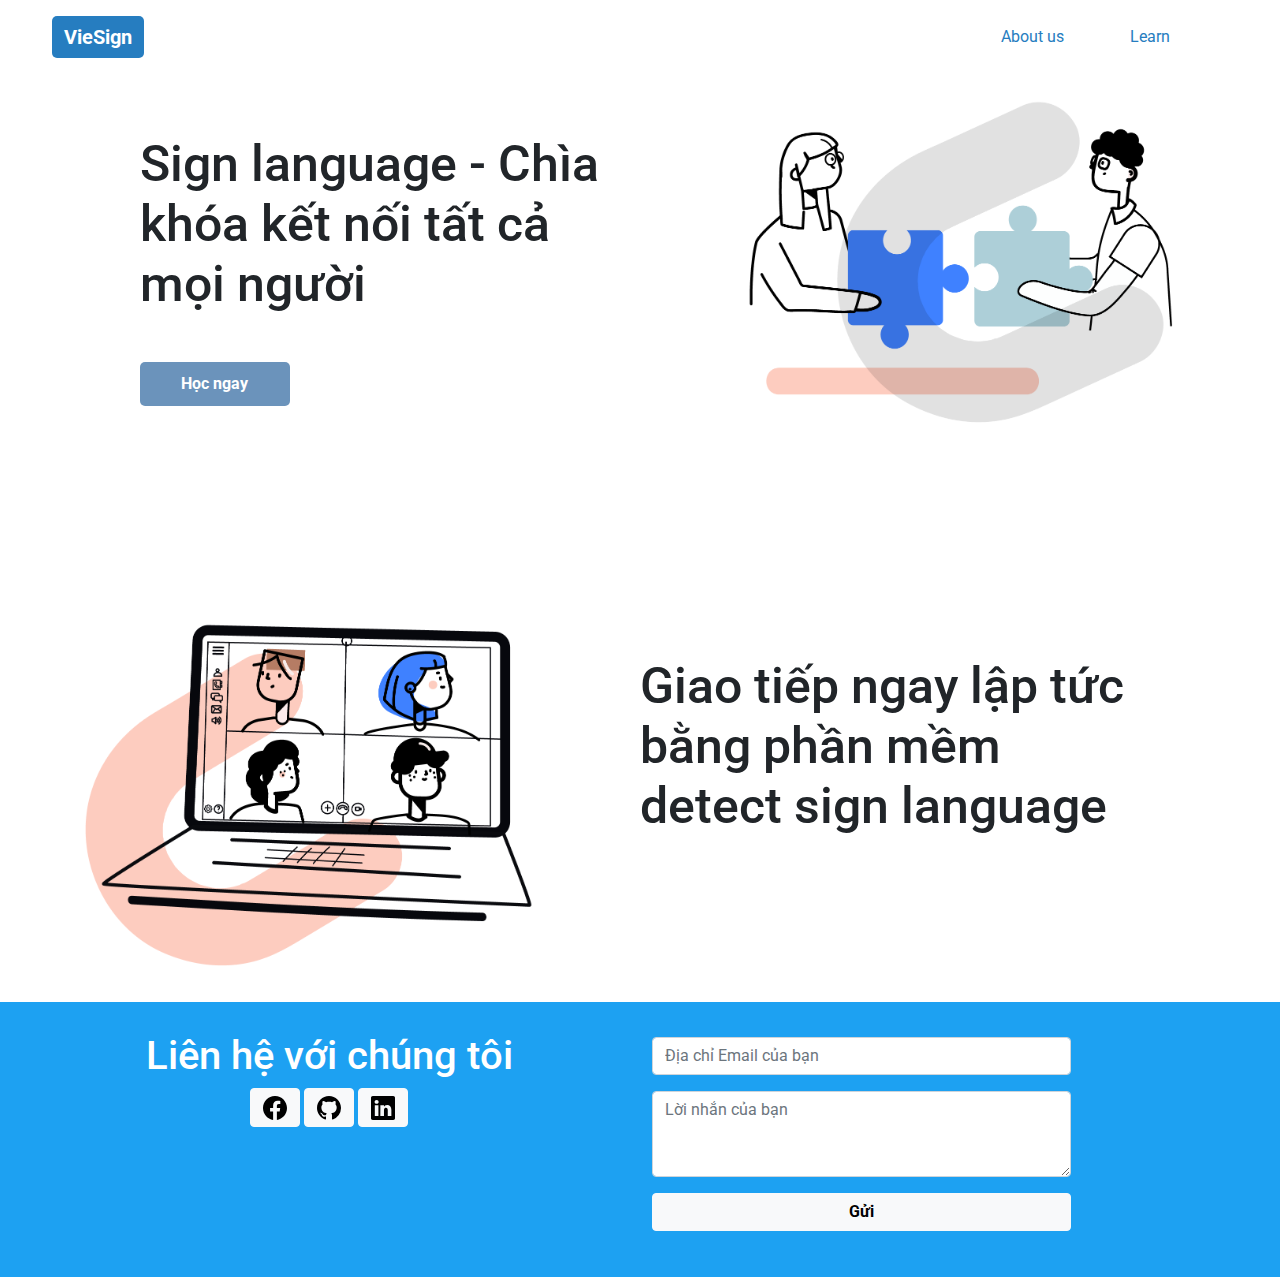
<file: index.html>
<!DOCTYPE html>
<html lang="en">

<head>
    <meta charset="UTF-8">
    <meta http-equiv="X-UA-Compatible" content="IE=edge">
    <meta name="viewport" content="width=device-width, initial-scale=1.0">
    <title>Main Page</title>
    <link rel="stylesheet" href="./vendor/bootstrapmin5.css">
    <link rel="stylesheet" href="./css/about.css">
    <link rel="stylesheet" href="./css/index.css">
    <link rel="shortcut icon" href="./images/favicon.ico">

</head>

<body>
    <nav class="navbar navbar-expand-lg navbar-dark py-3" id="my-nav">
        <div class="container-fluid">
            <!-- <a class="navbar-brand fw-bold" id="my-title" href="./index.html"><img class="logo" src="./images/logo.png"></a> -->
            <a class="navbar-brand fw-bold" id="my-title" href="./index.html">VieSign</a>

            <button class="navbar-toggler freelancer__navbar__button cl-white" type="button" data-bs-toggle="collapse"
                data-bs-target="#navbarNavDropdown" aria-controls="navbarNavDropdown" aria-expanded="false"
                aria-label="Toggle navigation">
                MENU
                <i class="fas fa-bars"></i>
            </button>
            <div class="collapse navbar-collapse" id="navbarNavDropdown">
                <ul class="navbar-nav ms-auto">
                    <li id="a" class="nav-item">
                        <a class="menu__a nav-link mr-20 cl-darkblue" aria-current="page" href="./html/about.html"
                            class="about_us">About us</a>
                    </li>
                    <li id="b" class="nav-item">
                        <a class=" menu__a nav-link mr-20 cl-darkblue" href="./html/learn.html" class="Learn">Learn</a>
                    </li>
                    <!-- <li id="c" class="nav-item">
                        <a class=" menu__a nav-link mr-20 cl-darkblue"  target="_blank"
                        href="https://viesign.vercel.app/"
                            class="communicate">Communicate</a>
                    </li> -->
                </ul>
            </div>
        </div>
    </nav>
    <div class="main_top">
        <div class="main_top_left">
            <h1 class="main_top_left_text"> Sign language - Chìa khóa kết nối tất cả mọi người</h1>
           <a href="./html/learn.html"><button class="button_main fw-bold"> Học ngay </button></a> 
        </div>
        <div class="main_top_right">
            <img class="img_main" src="./images/topright.png">
        </div>
    </div>
    <div class="main_bottom">
        <div class="main_bottom_left">
            <img class="img_main" src="./images/bottomleft.png">
        </div>
        <div class="main_bottom_right">
            <h1 class="main_bottom_right_text"> Giao tiếp ngay lập tức bằng phần mềm detect sign language</h1>
            <!-- <a  target="_blank"  href="https://viesign.vercel.app/"><button class="button_main fw-bold"> Thử ngay </button></a> -->
        </div>
    </div>

    <footer class="footer" >
        <div>
            <div class="row">
                <div class="col-sm-5 col-md-6">
                    <h1 class="footerText">Liên hệ với chúng tôi</h1>
                    <div class="linkcontact">
                        <a href="https://www.facebook.com/profile.php?id=100008312435506" ><button type="button" class="btn btn-light " ><svg xmlns="http://www.w3.org/2000/svg" width="24" height="24" fill="currentColor" class="bi bi-facebook" viewBox="0 0 16 16">
                            <path d="M16 8.049c0-4.446-3.582-8.05-8-8.05C3.58 0-.002 3.603-.002 8.05c0 4.017 2.926 7.347 6.75 7.951v-5.625h-2.03V8.05H6.75V6.275c0-2.017 1.195-3.131 3.022-3.131.876 0 1.791.157 1.791.157v1.98h-1.009c-.993 0-1.303.621-1.303 1.258v1.51h2.218l-.354 2.326H9.25V16c3.824-.604 6.75-3.934 6.75-7.951z"/>
                          </svg></button></a>
                        <a href="https://github.com/duyuyen24"><button type="button"class="btn btn-light"><svg xmlns="http://www.w3.org/2000/svg" width="24" height="24" fill="currentColor" class="bi bi-github" viewBox="0 0 16 16">
                            <path d="M8 0C3.58 0 0 3.58 0 8c0 3.54 2.29 6.53 5.47 7.59.4.07.55-.17.55-.38 0-.19-.01-.82-.01-1.49-2.01.37-2.53-.49-2.69-.94-.09-.23-.48-.94-.82-1.13-.28-.15-.68-.52-.01-.53.63-.01 1.08.58 1.23.82.72 1.21 1.87.87 2.33.66.07-.52.28-.87.51-1.07-1.78-.2-3.64-.89-3.64-3.95 0-.87.31-1.59.82-2.15-.08-.2-.36-1.02.08-2.12 0 0 .67-.21 2.2.82.64-.18 1.32-.27 2-.27.68 0 1.36.09 2 .27 1.53-1.04 2.2-.82 2.2-.82.44 1.1.16 1.92.08 2.12.51.56.82 1.27.82 2.15 0 3.07-1.87 3.75-3.65 3.95.29.25.54.73.54 1.48 0 1.07-.01 1.93-.01 2.2 0 .21.15.46.55.38A8.012 8.012 0 0 0 16 8c0-4.42-3.58-8-8-8z"/>
                          </svg></button></a>
                        <a href="https://www.linkedin.com/in/uyenphanbinhduy/"><button type="button" class="btn btn-light"><svg xmlns="http://www.w3.org/2000/svg" width="24" height="24" fill="currentColor" class="bi bi-linkedin" viewBox="0 0 16 16">
                            <path d="M0 1.146C0 .513.526 0 1.175 0h13.65C15.474 0 16 .513 16 1.146v13.708c0 .633-.526 1.146-1.175 1.146H1.175C.526 16 0 15.487 0 14.854V1.146zm4.943 12.248V6.169H2.542v7.225h2.401zm-1.2-8.212c.837 0 1.358-.554 1.358-1.248-.015-.709-.52-1.248-1.342-1.248-.822 0-1.359.54-1.359 1.248 0 .694.521 1.248 1.327 1.248h.016zm4.908 8.212V9.359c0-.216.016-.432.08-.586.173-.431.568-.878 1.232-.878.869 0 1.216.662 1.216 1.634v3.865h2.401V9.25c0-2.22-1.184-3.252-2.764-3.252-1.274 0-1.845.7-2.165 1.193v.025h-.016a5.54 5.54 0 0 1 .016-.025V6.169h-2.4c.03.678 0 7.225 0 7.225h2.4z"/>
                          </svg></button></a>
                    </div>
                   
                </div>
                <div class="col-sm-5 offset-sm-2 col-md-6 offset-md-0" id="formcontact">
                    <script>
                        function submitForm() {
                            return confirm('Đã gửi !!!');
                        }
                    </script>
                    <form onsubmit="return submitForm(this);">
                        <div class="mb-3">
                            <input type="email"  name="email" class="form-control" id="exampleFormControlInput1" placeholder="Địa chỉ Email của bạn" required>
                        </div>
                        <div class="mb-3">
                            <textarea  name="message" class="form-control" id="exampleFormControlTextarea1" rows="3" placeholder="Lời nhắn của bạn" required></textarea>
                        </div>
                        <div class="mb-3">
                            <button class="btn btn-light" type="submit" id="btnsend">Gửi</button>
                        </div>
                    </form>
                </div>
            </div>
        </div>
       
    </footer>
</body>
<script src="./vendor/bootstrap5min.js"></script>

</body>

</html>
</file>
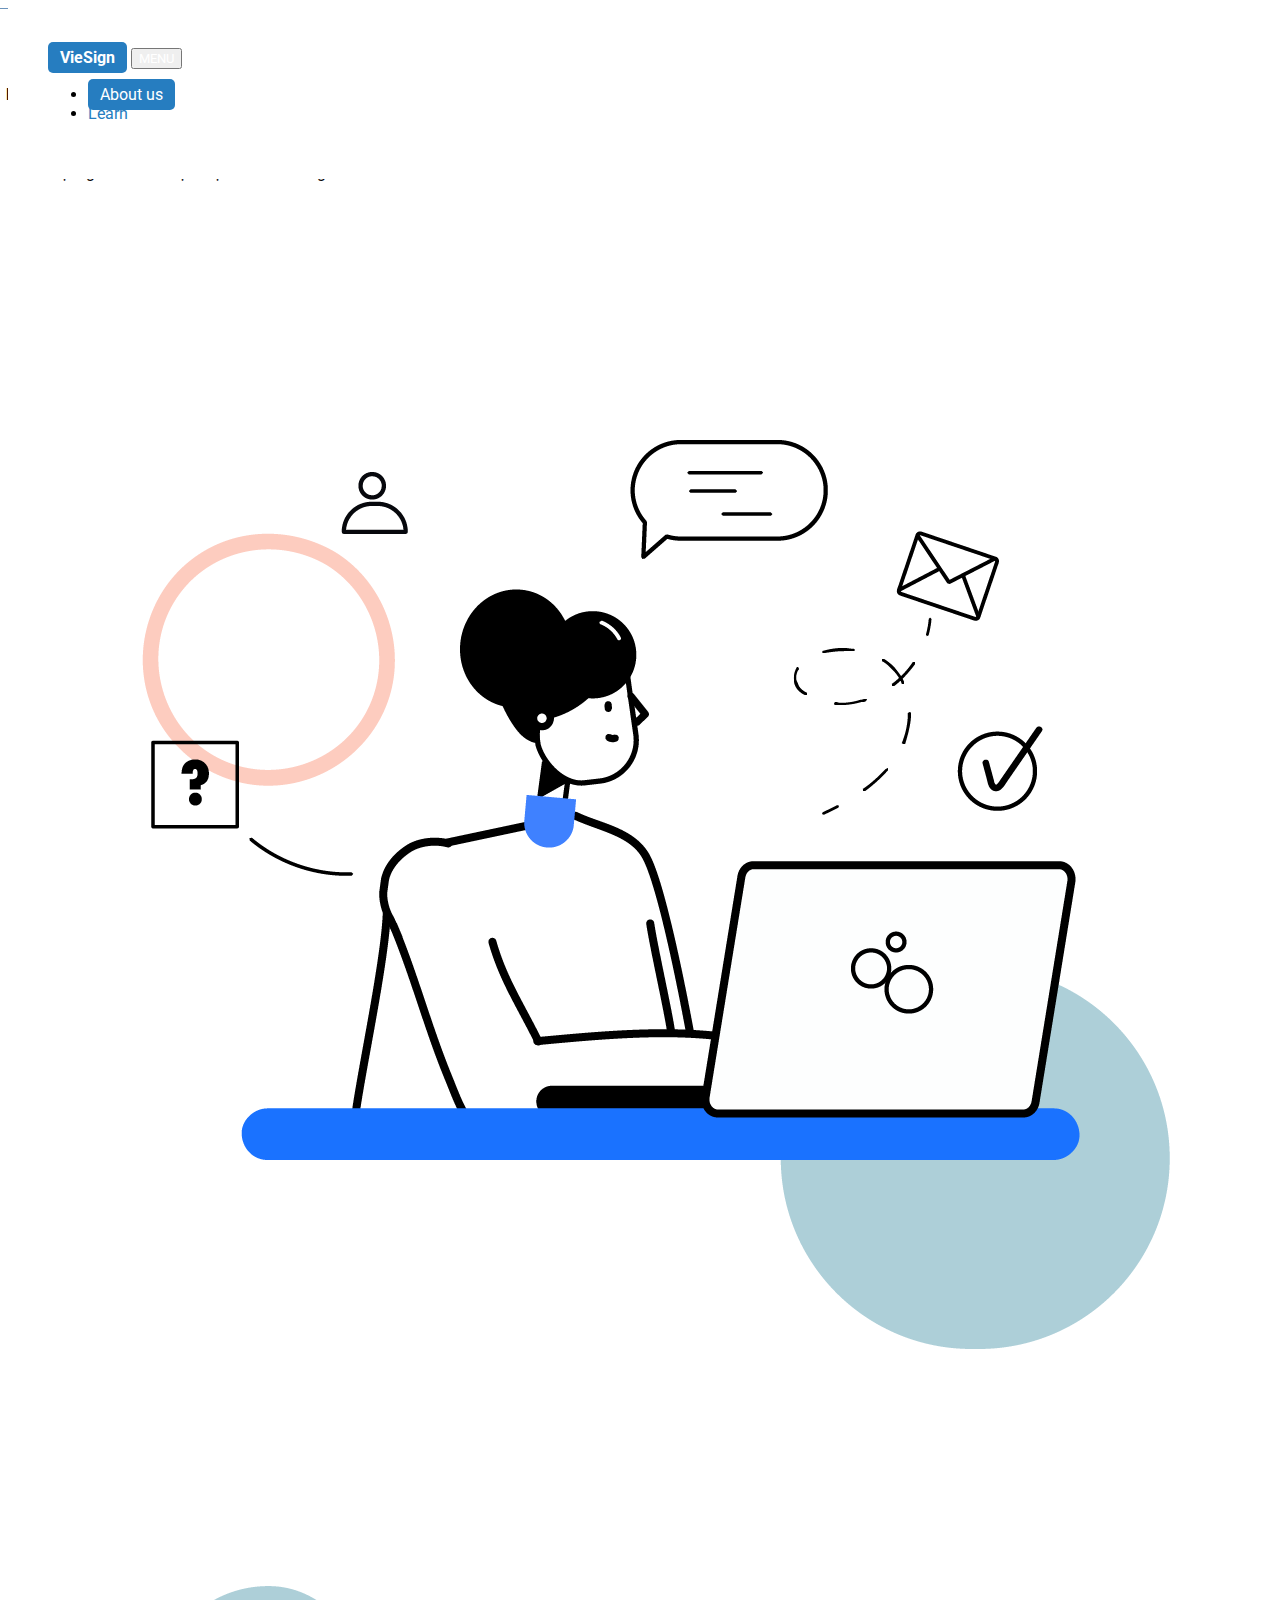
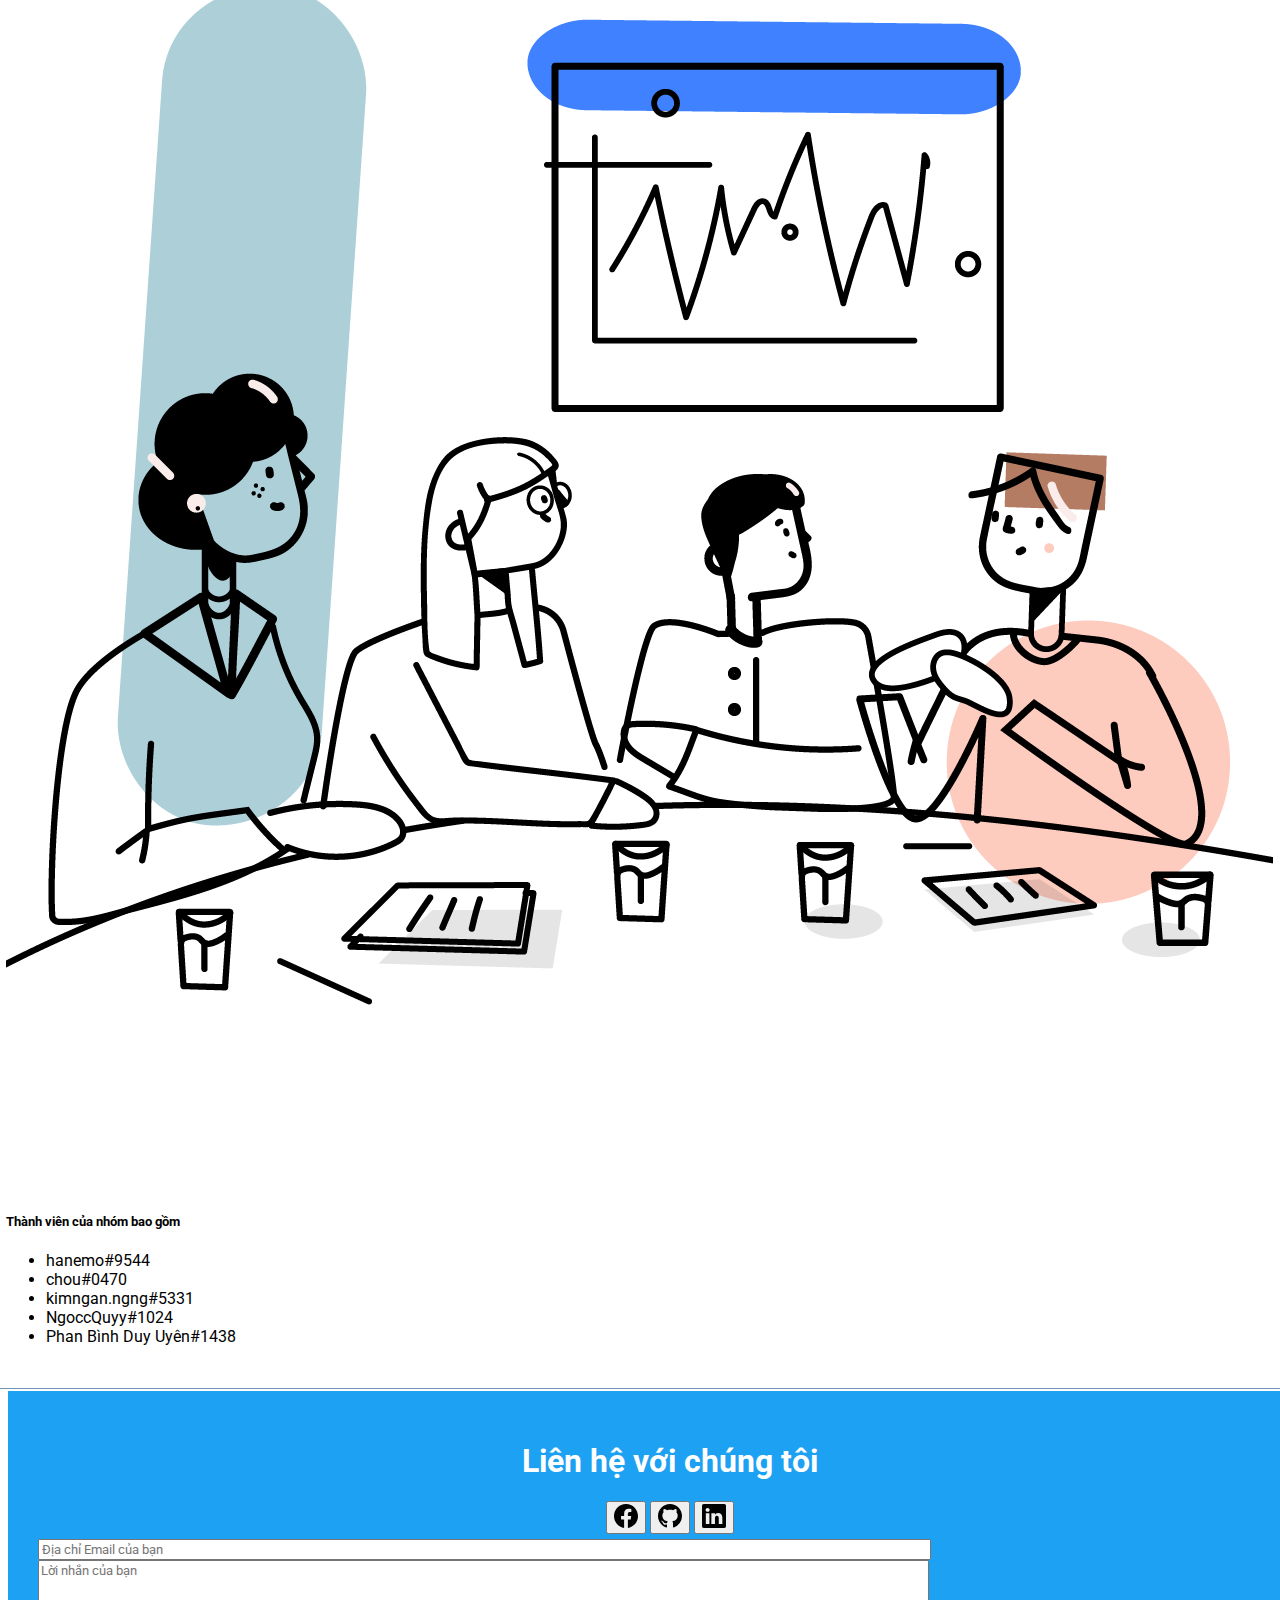
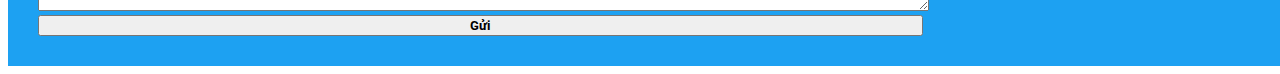
<file: html/about.html>
<!doctype html>
<html lang="en">
<head>
    <!-- Required meta tags -->
    <meta charset="utf-8">
    <meta name="viewport" content="width=device-width, initial-scale=1">

    <!-- Bootstrap CSS -->
    <link href="https://cdn.jsdelivr.net/npm/bootstrap@5.0.2/dist/css/bootstrap.min.css" rel="stylesheet" integrity="sha384-EVSTQN3/azprG1Anm3QDgpJLIm9Nao0Yz1ztcQTwFspd3yD65VohhpuuCOmLASjC" crossorigin="anonymous">

    <link rel="stylesheet" href="../css/about.css">
    <link rel="stylesheet" href="../css/index.css">
    <link rel="shortcut icon" href="../images/favicon.ico">
    <title> About</title>
</head>
<body>
    <nav class="navbar navbar-expand-lg navbar-dark py-3" id="my-nav">
        <div class="container-fluid">
            <a class="navbar-brand fw-bold" id="my-title" href="../index.html">VieSign</a>
            <button class="navbar-toggler freelancer__navbar__button cl-white" type="button" data-bs-toggle="collapse"
                data-bs-target="#navbarNavDropdown" aria-controls="navbarNavDropdown" aria-expanded="false"
                aria-label="Toggle navigation">
                MENU
                <i class="fas fa-bars"></i>
            </button>
            <div class="collapse navbar-collapse" id="navbarNavDropdown">
                <ul class="navbar-nav ms-auto">
                    <li id="a" class="nav-item">
                        <a class="menu__a nav-link mr-20 cl-darkblue active" aria-current="page" href="./about.html"
                            class="about_us">About us</a>
                    </li>
                    <li id="b" class="nav-item">
                        <a class=" menu__a nav-link mr-20 cl-darkblue" href="./learn.html" class="Learn">Learn</a>
                    </li>
                    <!-- <li id="c" class="nav-item">
                        <a class=" menu__a nav-link mr-20 cl-darkblue"  target="_blank"
                         href="https://viesign.vercel.app/"
                            class="communicate">Communicate</a>
                    </li> -->
                </ul>
            </div>
        </div>
    </nav>
    
    <div class="main_bottom" >
        <!-- <video width="320" height="240"  muted autoplay loop disablepictureinpicture playsinline>
            <source src="../videos/buồn.mp4" type="video/mp4">
            <source src="../videos/buồn.mp4" type="video/ogg">
            Your browser does not support the video tag.
          </video> -->
        <div class="main_about">
            <div class="row">
                <div class="col">
                    <div> 
                        <div class="card-body">
                            <h4 class="card-title">Mục đích của tạo nên VieSign</h4>
                            <ul>
                                <li>Khiến thủ ngữ trở nên gần gũi, dễ sử dụng vì sẽ được dịch trực tiếp sang chữ khi người dùng sử dụng thủ ngữ</li>
                                <li>Giúp cộng đồng người khiếm thính dễ dàng hòa nhập với xã hội.</li>
                                <li>Mọi người có thể học một cách dễ dàng.</li>
                            </ul>
                          </div>
                        <img src="../images/about1.png" class="card-img-top" alt="img">
                    </div>
                </div>
                <div class="col">
                    <div> 
                        <img src="../images/about2.png" class="card-img-top" alt="img" id="img2">
                        <div class="card-body">
                          <h5 class="card-title">Thành viên của nhóm bao gồm</h5>
                          <ul>
                              <li>hanemo#9544</li>
                              <li>chou#0470</li>
                              <li>kimngan.ngng#5331</li>
                              <li>NgoccQuyy#1024</li>
                              <li>Phan Bình Duy Uyên#1438</li>
                          </ul>
                        </div>
                      </div>
                </div>
            </div>
        </div>
    </div>
    

    <footer class="footer" >
        <div>
            <div class="row">
                <div class="col-sm-5 col-md-6">
                    <h1 class="footerText">Liên hệ với chúng tôi</h1>
                    <div class="linkcontact">
                        <a href="https://www.facebook.com/profile.php?id=100008312435506" ><button type="button" class="btn btn-light " ><svg xmlns="http://www.w3.org/2000/svg" width="24" height="24" fill="currentColor" class="bi bi-facebook" viewBox="0 0 16 16">
                            <path d="M16 8.049c0-4.446-3.582-8.05-8-8.05C3.58 0-.002 3.603-.002 8.05c0 4.017 2.926 7.347 6.75 7.951v-5.625h-2.03V8.05H6.75V6.275c0-2.017 1.195-3.131 3.022-3.131.876 0 1.791.157 1.791.157v1.98h-1.009c-.993 0-1.303.621-1.303 1.258v1.51h2.218l-.354 2.326H9.25V16c3.824-.604 6.75-3.934 6.75-7.951z"/>
                          </svg></button></a>
                        <a href="https://github.com/duyuyen24"><button type="button"class="btn btn-light"><svg xmlns="http://www.w3.org/2000/svg" width="24" height="24" fill="currentColor" class="bi bi-github" viewBox="0 0 16 16">
                            <path d="M8 0C3.58 0 0 3.58 0 8c0 3.54 2.29 6.53 5.47 7.59.4.07.55-.17.55-.38 0-.19-.01-.82-.01-1.49-2.01.37-2.53-.49-2.69-.94-.09-.23-.48-.94-.82-1.13-.28-.15-.68-.52-.01-.53.63-.01 1.08.58 1.23.82.72 1.21 1.87.87 2.33.66.07-.52.28-.87.51-1.07-1.78-.2-3.64-.89-3.64-3.95 0-.87.31-1.59.82-2.15-.08-.2-.36-1.02.08-2.12 0 0 .67-.21 2.2.82.64-.18 1.32-.27 2-.27.68 0 1.36.09 2 .27 1.53-1.04 2.2-.82 2.2-.82.44 1.1.16 1.92.08 2.12.51.56.82 1.27.82 2.15 0 3.07-1.87 3.75-3.65 3.95.29.25.54.73.54 1.48 0 1.07-.01 1.93-.01 2.2 0 .21.15.46.55.38A8.012 8.012 0 0 0 16 8c0-4.42-3.58-8-8-8z"/>
                          </svg></button></a>
                        <a href="https://www.linkedin.com/in/uyenphanbinhduy/"><button type="button" class="btn btn-light"><svg xmlns="http://www.w3.org/2000/svg" width="24" height="24" fill="currentColor" class="bi bi-linkedin" viewBox="0 0 16 16">
                            <path d="M0 1.146C0 .513.526 0 1.175 0h13.65C15.474 0 16 .513 16 1.146v13.708c0 .633-.526 1.146-1.175 1.146H1.175C.526 16 0 15.487 0 14.854V1.146zm4.943 12.248V6.169H2.542v7.225h2.401zm-1.2-8.212c.837 0 1.358-.554 1.358-1.248-.015-.709-.52-1.248-1.342-1.248-.822 0-1.359.54-1.359 1.248 0 .694.521 1.248 1.327 1.248h.016zm4.908 8.212V9.359c0-.216.016-.432.08-.586.173-.431.568-.878 1.232-.878.869 0 1.216.662 1.216 1.634v3.865h2.401V9.25c0-2.22-1.184-3.252-2.764-3.252-1.274 0-1.845.7-2.165 1.193v.025h-.016a5.54 5.54 0 0 1 .016-.025V6.169h-2.4c.03.678 0 7.225 0 7.225h2.4z"/>
                          </svg></button></a>
                    </div>
                   
                </div>
                <div class="col-sm-5 offset-sm-2 col-md-6 offset-md-0" id="formcontact">
                    <script>
                        function submitForm() {
                            return confirm('Đã gửi !!!');
                        }
                    </script>
                    <form onsubmit="return submitForm(this);">
                        <div class="mb-3">
                            <input type="email"  name="email" class="form-control" id="exampleFormControlInput1" placeholder="Địa chỉ Email của bạn" required>
                        </div>
                        <div class="mb-3">
                            <textarea  name="message" class="form-control" id="exampleFormControlTextarea1" rows="3" placeholder="Lời nhắn của bạn" required></textarea>
                        </div>
                        <div class="mb-3">
                            <button class="btn btn-light" type="submit" id="btnsend">Gửi</button>
                        </div>
                    </form>
                </div>
            </div>
        </div>
       
    </footer>

    <script src="https://cdn.jsdelivr.net/npm/@popperjs/core@2.9.2/dist/umd/popper.min.js" integrity="sha384-IQsoLXl5PILFhosVNubq5LC7Qb9DXgDA9i+tQ8Zj3iwWAwPtgFTxbJ8NT4GN1R8p" crossorigin="anonymous"></script>
    <script src="https://cdn.jsdelivr.net/npm/bootstrap@5.0.2/dist/js/bootstrap.min.js" integrity="sha384-cVKIPhGWiC2Al4u+LWgxfKTRIcfu0JTxR+EQDz/bgldoEyl4H0zUF0QKbrJ0EcQF" crossorigin="anonymous"></script>
</body>
</html>
</file>
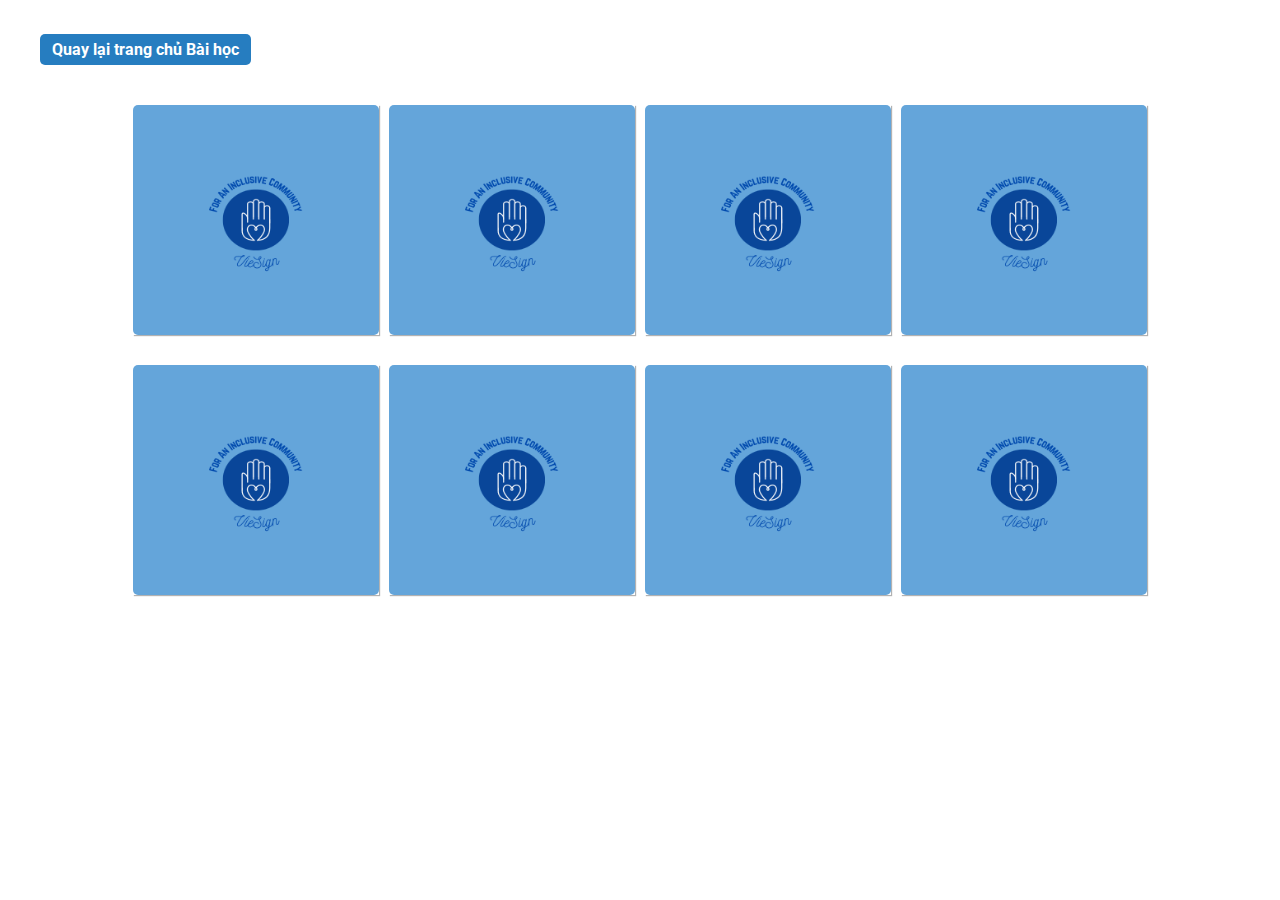
<file: html/cardgame.html>
<!DOCTYPE html>
<html lang="en">

<head>
    <meta charset="UTF-8">

    <title>Memory Game</title>

    <link rel="stylesheet" href="../css/cardgame.css">
    <link rel="stylesheet" href="../css/index.css">
    <!-- <link rel="stylesheet" href="../css/learn.css"> -->


</head>

<body>
    <nav class="navbar navbar-expand-lg navbar-dark py-3" id="my-nav">
        <div class="container-fluid">
            <a class="navbar-brand fw-bold" id="my-title" href="../html/learn.html">Quay lại trang chủ Bài học</a>
            <!-- <button class="navbar-toggler freelancer__navbar__button cl-white" type="button" data-bs-toggle="collapse"
                data-bs-target="#navbarNavDropdown" aria-controls="navbarNavDropdown" aria-expanded="false"
                aria-label="Toggle navigation">
                MENU
                <i class="fas fa-bars"></i>
            </button> -->
            <!-- <div class="collapse navbar-collapse" id="navbarNavDropdown">
                <ul class="navbar-nav ms-auto">
                    <li id="a" class="nav-item">
                        <a class="menu__a nav-link mr-20 cl-darkblue" aria-current="page" href="../html/about.html"
                            class="about_us">About us</a>
                    </li>
                    <li id="b" class="nav-item">
                        <a class=" menu__a nav-link mr-20 cl-darkblue active" href="../html/learn.html"
                            class="Learn">Learn</a>
                    </li>
                </ul>
            </div> -->
        </div>
    </nav>
    <section class="memory-game">
        <div class="memory-card" data-framework="lolắng">
            <video class="front-face" width="320" height="240" muted autoplay loop disablepictureinpicture playsinline>
                <source src="../videos/phan1/Phần_1_Lo_lắng.mp4" type="video/mp4">
                <source src="../videos/phan1/Phần_1_Lo_lắng.mp4" type="video/ogg">
                Your browser does not support the video tag.
            </video>
            <img class="back-face" src="../images/logo.png" alt="JS Badge" />
        </div>

        <div class="memory-card" data-framework="lolắng">
            <h1 class="front-face">Lo lắng</h1>
            <img class="back-face" src="../images/logo.png" alt="JS Badge" />
        </div>

        <div class="memory-card" data-framework="buồn">
            <video class="front-face" width="320" height="240" muted autoplay loop disablepictureinpicture playsinline>
                <source src="../videos/phan1/Phần_1_Buồn.mp4" type="video/mp4">
                <source src="../videos/phan1/Phần_1_Buồn.mp4" type="video/ogg">
                Your browser does not support the video tag.
            </video>
            <img class="back-face" src="../images/logo.png" alt="JS Badge" />
        </div>
        <div class="memory-card" data-framework="buồn">
            <h1 class="front-face">Buồn</h1>
            <img class="back-face" src="../images/logo.png" alt="JS Badge" />
        </div>

        <div class="memory-card" data-framework="vui">
            <video class="front-face" width="320" height="240" muted autoplay loop disablepictureinpicture playsinline>
                <source src="../videos/phan1/Phần_1_Vui.mp4" type="video/mp4">
                <source src="../videos/phan1/Phần_1_Vui.mp4" type="video/ogg">
                Your browser does not support the video tag.
            </video>
            <img class="back-face" src="../images/logo.png" alt="JS Badge" />
        </div>
        <div class="memory-card" data-framework="vui">
            <h1 class="front-face">Vui</h1>
            <img class="back-face" src="../images/logo.png" alt="JS Badge" />
        </div>

        <div class="memory-card" data-framework="sợ">
            <video class="front-face" width="320" height="240" muted autoplay loop disablepictureinpicture playsinline>
                <source src="../videos/phan1/Phần_1_Sợ.mp4" type="video/mp4">
                <source src="../videos/phan1/Phần_1_Sợ.mp4" type="video/ogg">
                Your browser does not support the video tag.
            </video>
            <img class="back-face" src="../images/logo.png" alt="JS Badge" />
        </div>
        <div class="memory-card" data-framework="sợ">
            <h1 class="front-face">Sợ</h1>
            <img class="back-face" src="../images/logo.png" alt="JS Badge" />
        </div>

        <script src="../js/cardgame.js"></script>
        <script src="../vendor/bootstrap5min.js"></script>

</body>
</file>
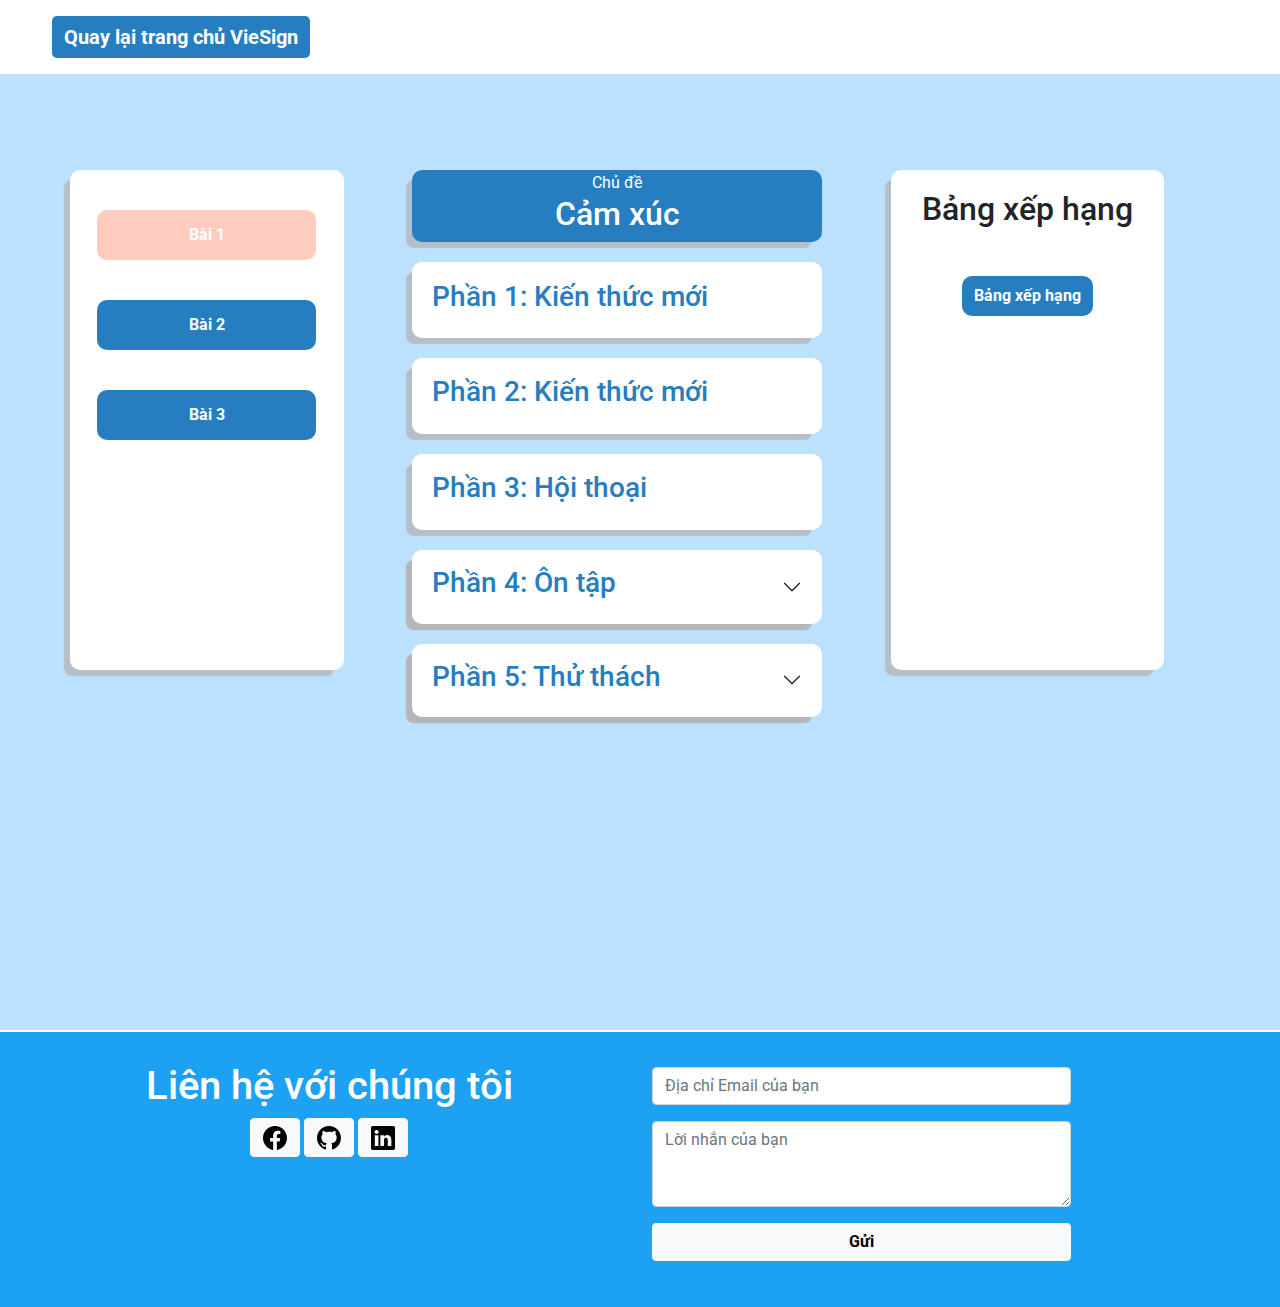
<file: html/learn.html>
<!DOCTYPE html>
<html lang="en">

<head>
    <meta charset="UTF-8">
    <meta http-equiv="X-UA-Compatible" content="IE=edge">
    <meta name="viewport" content="width=device-width, initial-scale=1.0">
    <title>Learn</title>
    <link rel="stylesheet" href="../vendor/bootstrapmin5.css">
    <link rel="stylesheet" href="../css/about.css">
    <link rel="stylesheet" href="../css/index.css">
    <link rel="stylesheet" href="../css/learn.css">

    <link rel="shortcut icon" href="../images/favicon.ico">
</head>

<body>
    <nav class="navbar navbar-expand-lg navbar-dark py-3" id="my-nav">
        <div class="container-fluid">
            <a class="navbar-brand fw-bold" id="my-title" href="https://viesign.vercel.app/">Quay lại trang chủ
                VieSign</a>
            <button class="navbar-toggler freelancer__navbar__button cl-white" type="button" data-bs-toggle="collapse"
                data-bs-target="#navbarNavDropdown" aria-controls="navbarNavDropdown" aria-expanded="false"
                aria-label="Toggle navigation">
                MENU
                <i class="fas fa-bars"></i>
            </button>
            <!-- <div class="collapse navbar-collapse" id="navbarNavDropdown">
                <ul class="navbar-nav ms-auto">
                    <li id="a" class="nav-item">
                        <a class="menu__a nav-link mr-20 cl-darkblue" aria-current="page" href="../html/about.html"
                            class="about_us">About us</a>
                    </li>
                    <li id="b" class="nav-item">
                        <a class=" menu__a nav-link mr-20 cl-darkblue active" href="../html/learn.html"
                            class="Learn">Learn</a>
                    </li>
                </ul>
            </div> -->
        </div>
    </nav>
    <div class="box_main">
        <div class="box_left ta-center">
            <div class="box_left_level ta-center">
                <!-- <h2> Học cùng bộ Flashcard </h2> -->
                <button class="button_learn_intro button_level cl-white level_active"> <a href="./learn.html">Bài
                        1</button></a>
                <button class="button_learn_intro button_level cl-white"> <a href="./learn.html">Bài 2</button></a>
                <button class="button_learn_intro button_level cl-white"> <a href="./learn.html">Bài 3</button></a>
            </div>
        </div>
        <div class="box_center ta-center ta-center d-flex-column">
            <button disabled class="box_center_part_title cl-darkblue"> <a href="#">Chủ đề <br>
                    <h2>Cảm xúc</h2> </button></a>
            <button class="box_center_part cl-darkblue"> <a href="./test.html">
                    <h3>Phần 1: Kiến thức mới</h3></button></a>
            <button class="box_center_part cl-darkblue"> <a href="./test_lv2.html">
                    <h3>Phần 2: Kiến thức mới</h3></button></a>
            <button class="box_center_part cl-darkblue"> <a href="./test_lv3.html">
                    <h3>Phần 3: Hội thoại</h3></button></a>
            <div class="box-flush cl-darkblue" id="accordionFlushExample">
                <div class="box-flush-item">
                    <h2 class="accordion-header ta-center" id="flush-headingOne">
                        <button class="accordion-button ta-center collapsed" type="button" data-bs-toggle="collapse"
                            data-bs-target="#flush-collapseOne" aria-expanded="false" aria-controls="flush-collapseOne">
                            <h3>Phần 4: Ôn tập</h3>
                        </button>
                    </h2>
                    <div id="flush-collapseOne" class="accordion-collapse collapse" aria-labelledby="flush-headingOne"
                        data-bs-parent="#accordionFlushExample">
                        <!-- <div class="accordion-body">Placeholder content for this accordion, which is intended to demonstrate the <code>.accordion-flush</code> class. This is the first item's accordion body.</div> -->
                        <button class="box_center_part box_inside cl-darkblue"> <a href="./test_lv4_1.html">
                                <h3>Cấp độ 1: Trắc nghiệm</h3></a></button>
                        <button class="box_center_part box_inside cl-darkblue"> <a href="./test_lv4_2.html">
                                <h3>Cấp độ 2: Trắc nghiệm</h3></a></button>
                        <button class="box_center_part box_inside cl-darkblue"> <a href="./cardgame.html">
                                <h3>Cấp độ 3: Chơi ghép hình</h3></a></button>
                    </div>
                </div>
                <div class="box-flush-item">
                    <h2 class="accordion-header ta-center" id="flush-headingTwo">
                        <button class="accordion-button ta-center collapsed" type="button" data-bs-toggle="collapse"
                            data-bs-target="#flush-collapseTwo" aria-expanded="false" aria-controls="flush-collapseTwo">
                            <h3>Phần 5: Thử thách</h3>
                        </button>
                    </h2>
                    <div id="flush-collapseTwo" class="accordion-collapse collapse" aria-labelledby="flush-headingTwo"
                        data-bs-parent="#accordionFlushExample">
                        <button class="box_center_part box_inside  cl-darkblue"> <a href="./test_lv5_1.html">
                                <h3>Cấp độ 1</h3></button></a>
                        <button class="box_center_part box_inside  cl-darkblue"> <a href="./test_lv5_2.html">
                                <h3>Cấp độ 2</h3></button></a>
                    </div>
                </div>
            </div>
            <!-- </button></a> -->
            <!-- <button class="box_center_part cl-darkblue"> <a href="./test.html">
                    <h3>Phần 5: Thử thách</h3></button></a> -->
            <!-- <div class="accordion accordion-flush" id="accordionFlushExample">
                <div class="accordion-item">
                    <h2 class="accordion-header" id="flush-headingOne">
                        <button class="accordion-button collapsed" type="button" data-bs-toggle="collapse"
                            data-bs-target="#flush-collapseOne" aria-expanded="false" aria-controls="flush-collapseOne">
                            Accordion Item #1
                        </button>
                    </h2>
                    <div id="flush-collapseOne" class="accordion-collapse collapse" aria-labelledby="flush-headingOne"
                        data-bs-parent="#accordionFlushExample">
                        <div class="accordion-body">Placeholder content for this accordion, which is intended to
                            demonstrate the <code>.accordion-flush</code> class. This is the first item's accordion
                            body.</div>
                    </div>
                </div>
            </div> -->
        </div>
        <div class="box_right ta-center ta-center">
            <div class="box_bottom_text ta-center">
                <h2> Bảng xếp hạng </h2>
                <button class="button_learn_intro cl-white"> <a href="./test.html">Bảng xếp hạng</button></a>
            </div>
        </div>
    </div>
    <footer class="footer">
        <div>
            <div class="row">
                <div class="col-sm-5 col-md-6">
                    <h1 class="footerText">Liên hệ với chúng tôi</h1>
                    <div class="linkcontact">
                        <a href="https://www.facebook.com/profile.php?id=100008312435506"><button type="button"
                                class="btn btn-light "><svg xmlns="http://www.w3.org/2000/svg" width="24" height="24"
                                    fill="currentColor" class="bi bi-facebook" viewBox="0 0 16 16">
                                    <path
                                        d="M16 8.049c0-4.446-3.582-8.05-8-8.05C3.58 0-.002 3.603-.002 8.05c0 4.017 2.926 7.347 6.75 7.951v-5.625h-2.03V8.05H6.75V6.275c0-2.017 1.195-3.131 3.022-3.131.876 0 1.791.157 1.791.157v1.98h-1.009c-.993 0-1.303.621-1.303 1.258v1.51h2.218l-.354 2.326H9.25V16c3.824-.604 6.75-3.934 6.75-7.951z" />
                                </svg></button></a>
                        <a href="https://github.com/duyuyen24"><button type="button" class="btn btn-light"><svg
                                    xmlns="http://www.w3.org/2000/svg" width="24" height="24" fill="currentColor"
                                    class="bi bi-github" viewBox="0 0 16 16">
                                    <path
                                        d="M8 0C3.58 0 0 3.58 0 8c0 3.54 2.29 6.53 5.47 7.59.4.07.55-.17.55-.38 0-.19-.01-.82-.01-1.49-2.01.37-2.53-.49-2.69-.94-.09-.23-.48-.94-.82-1.13-.28-.15-.68-.52-.01-.53.63-.01 1.08.58 1.23.82.72 1.21 1.87.87 2.33.66.07-.52.28-.87.51-1.07-1.78-.2-3.64-.89-3.64-3.95 0-.87.31-1.59.82-2.15-.08-.2-.36-1.02.08-2.12 0 0 .67-.21 2.2.82.64-.18 1.32-.27 2-.27.68 0 1.36.09 2 .27 1.53-1.04 2.2-.82 2.2-.82.44 1.1.16 1.92.08 2.12.51.56.82 1.27.82 2.15 0 3.07-1.87 3.75-3.65 3.95.29.25.54.73.54 1.48 0 1.07-.01 1.93-.01 2.2 0 .21.15.46.55.38A8.012 8.012 0 0 0 16 8c0-4.42-3.58-8-8-8z" />
                                </svg></button></a>
                        <a href="https://www.linkedin.com/in/uyenphanbinhduy/"><button type="button"
                                class="btn btn-light"><svg xmlns="http://www.w3.org/2000/svg" width="24" height="24"
                                    fill="currentColor" class="bi bi-linkedin" viewBox="0 0 16 16">
                                    <path
                                        d="M0 1.146C0 .513.526 0 1.175 0h13.65C15.474 0 16 .513 16 1.146v13.708c0 .633-.526 1.146-1.175 1.146H1.175C.526 16 0 15.487 0 14.854V1.146zm4.943 12.248V6.169H2.542v7.225h2.401zm-1.2-8.212c.837 0 1.358-.554 1.358-1.248-.015-.709-.52-1.248-1.342-1.248-.822 0-1.359.54-1.359 1.248 0 .694.521 1.248 1.327 1.248h.016zm4.908 8.212V9.359c0-.216.016-.432.08-.586.173-.431.568-.878 1.232-.878.869 0 1.216.662 1.216 1.634v3.865h2.401V9.25c0-2.22-1.184-3.252-2.764-3.252-1.274 0-1.845.7-2.165 1.193v.025h-.016a5.54 5.54 0 0 1 .016-.025V6.169h-2.4c.03.678 0 7.225 0 7.225h2.4z" />
                                </svg></button></a>
                    </div>

                </div>
                <div class="col-sm-5 offset-sm-2 col-md-6 offset-md-0" id="formcontact">
                    <script>
                        function submitForm() {
                            return confirm('Đã gửi !!!');
                        }
                    </script>
                    <form onsubmit="return submitForm(this);">
                        <div class="mb-3">
                            <input type="email" name="email" class="form-control" id="exampleFormControlInput1"
                                placeholder="Địa chỉ Email của bạn" required>
                        </div>
                        <div class="mb-3">
                            <textarea name="message" class="form-control" id="exampleFormControlTextarea1" rows="3"
                                placeholder="Lời nhắn của bạn" required></textarea>
                        </div>
                        <div class="mb-3">
                            <button class="btn btn-light" type="submit" id="btnsend">Gửi</button>
                        </div>
                    </form>
                </div>
            </div>
        </div>

    </footer>
    <script src="../vendor/bootstrap5min.js"></script>

</body>

</html>
</file>
<file: css/about.css>
.footer {
  /* margin-top: 200px !important; */
  /* position: absolute; */
  width: 100%;
  /* bottom: 0px; */
  padding: 30px;
  background-color: #1DA1F2;
  margin-top: 2px;
}

.footerText {
  text-align: center;
  color: #fff;
}

.linkcontact {
  text-align: center;
}
#formcontact {
  margin-top: 5px;
}
#formcontact input,
#formcontact textarea {
  width: 70%;
}
#btnsend {
  width: 70%;
  font-weight: bold;
}

#btnsend:hover,
#facebook:hover,
#githubbtn:hover {
  color: darkslateblue;
}
@media (max-width: 768px) {
  #formcontact input,
  #formcontact textarea {
    width: 70%;
    margin-left: 15%;
  }
  #formcontact {
    margin-top: 10px;
    text-align: center;
  }
 .card-body{
    margin-top: 30%;
    border-top: 1px solid rgba(0, 0, 0);
  }
  .col #img2{
    margin-top:20%;
  }
}

/*about*/
.main_about {
  align-items: center;
  border-radius: 3px;
  padding: 2%;
  border: 1px solid rgb(107, 147, 187);
}

.col {
  margin-top: 4%;
}

/*communicate*/
.main_com img{
  border: 5px solid rgb(107, 147, 187);
  width: 640px;
  height: 480px;
  margin-top: 10%;
}
</file>
<file: css/index.css>
@import url('https://fonts.googleapis.com/css2?family=Roboto:wght@300;400;700&display=swap');

* {
    text-decoration: none !important;
    text-decoration-color: none !important;
    font-family: 'Roboto', sans-serif;
}

.d-flex {  
    display: flex;
}

.d-flex-column {
    display: flex;
    flex-direction: column
}


.cl-darkblue {
    color: #267dc0 !important;
}
.navbar {
    position: fixed;
    z-index: 100;
    width: 100%;
    padding: 40px;
    background-color: white;
}

/* .logo {
    height: 40px;
} */

.fw-bold {
    font-weight: bold;
}

.cl-white {
    color: white !important;
}

.cl-bluetheme {
    color: rgb(107, 147, 187);
}

.mr-20 {
    margin-right: 50px !important;
}

.ta-center {
    text-align: center;
}

.navbar-brand,
.active {
    background-color: #267dc0;
    border-radius: 5px;
    /* color: rgb(78, 118, 158) !important; */
    color: white !important;
    padding: 6px 12px;
}

.menu__a:hover {
    background-color: #267dc0;
    border-radius: 5px;
    color: white !important;
}

.main_top,
.main_bottom {
    display: flex;
    align-items: center;
    justify-content: center;
}

.img_main {
    height: 500px;
}

.button_main {
    background-color: rgb(107, 147, 187);
    border: none;
    border-radius: 5px;
    padding: 10px 12px; 
    width: 150px;
    color: white;
}

.button_main:hover {
    background-color: rgb(250, 224, 228);
    color:rgb(107, 147, 187)
}

.main_top_left,
.main_bottom_right {
    width: 50%;
    padding: 70px;
    align-items: center;
}

.main_top_left_text,
.main_bottom_right_text {
    padding-top: 40px;
    padding-bottom: 40px;
    font-size: 50px;
}

.box_main {
    display: flex;
    padding: 70px;
}

.box_top,
.box_bottom {
    background-color: rgb(250, 224, 228);
    color: rgb(107, 147, 187);
    border-radius: 5px;
    width: 50%;
    margin: 40px;
    height: 350px;
    display: flex;
    flex-direction: column; 
    align-items: center;
    justify-content: center;
}

.box_top_text,
.box_bottom_text {
    margin: 20px;
}

.button_learn_intro {
    border: none;
    border-radius: 10px;
    padding: 8px 12px;
    background-color: #267dc0;
    font-weight: bold;
    margin-top: 40px;
    color: white;
}
a {
    color: white;
}

a:hover {
    color: rgb(250, 224, 228)
}

.box_card {
    padding-top: 70px;
    display: flex;
    flex-wrap: wrap;
}

.header_flashcard {
    padding-top: 70px;
    margin: 0 auto;
}

.card_flip {
    position: relative;
    text-align: center;
    margin: 20px;
}

.front,
.back {
    background-color: aliceblue;
    display: block;
    width: 200px;
    height: 300px;
    border-radius: 10px;
    transition: all .9s cubic-bezier(0.175, 0.885, 0.32, 1.275);    
    box-shadow: 0 4px 8px 0 rgba(0, 0, 0, 0.2), 
    0 6px 20px 0 rgba(0, 0, 0, 0.19);
}

.front {
    background-color: rgb(255, 217, 222);
    display: flex;
    align-items: center;
    justify-content: center;
    background-position: center;
    background-size: cover;
    box-shadow: 0 5px 20px rgba(255, 255, 255, 0.205);
    transform: rotateY(0);
}

.front > img {
    border-radius: 5px;
}

.back {
    display: flex;
    justify-content: center;
    align-items: center;
    flex-direction: column;
    padding: 10px;
    position: absolute;
    top: 0;
    left: 0;
    opacity: 0;
    transform: rotateY(-180deg);
}

.card_flip:hover .front {
    transform: rotateY(180deg);
}

.card_flip:hover .back {
    opacity: 1;
    transform: rotateY(0);
}


@media (max-width: 768px) { 
    .navbar {
        padding: 20px;
    }

    .main_top_left_text,
    .main_bottom_right_text {
        padding-top: 40px;
        padding-bottom: 20px;
        font-size: 35px;
    }
    
    .main_top{
        display: flex;
        flex-direction: column;
        align-items: center;
        justify-content: center;
    }
    
    .main_bottom {
        flex-direction: column-reverse;
    }
    
    .img_main {
        height: 300px;
    }
    .main_top_left,
    .main_bottom_right {
        width: 100%;
        padding: 70px 20px;
        text-align: center;
    }
    .box_main {
        display: flex;
        flex-direction: column;
        text-align: center;
        align-items: center;
    }

    .box_top,
    .box_bottom {
        width: 100%;
        margin: 40px;
    }

    .active,
    .menu__a:hover {
        background-color: rgb(107, 147, 187) !important;
        color: white !important; 
    }

    .info_box{
        width: 270px;
    }
}
</file>
<file: css/cardgame.css>
* {
    padding: 0;
    margin: 0;
    box-sizing: border-box;
    color: white !important
  }
  
  /* body {
    height: 100vh;
    display: flex;
    background: white;
  } */

  .section {
      /* padding-top: 200px !important; */
      height: 100vh;
      display: flex;
      background: white;
  }
  
  .memory-game {
    padding-top: 100px !important;
    width: 80%;
    height: 620px;
    margin: auto;
    display: flex;
    flex-wrap: wrap;
    perspective: 1000px;
  }
  
  .memory-card {
    width: calc(25% - 10px);
    /* height: calc(33.333% - 10px); */
    height: calc(50% - 30px);
    margin: 5px;
    position: relative;
    transform: scale(1);
    transform-style: preserve-3d;
    transition: transform .5s;
    box-shadow: 1px 1px 1px rgba(0,0,0,.3);
  }
  
  .memory-card:active {
    transform: scale(0.97);
    transition: transform .2s;
  }
  
  .memory-card.flip {
    transform: rotateY(180deg);
  }
  
  .front-face,
  .back-face {
    width: 100%;
    height: 100%;
    padding: 20px;
    position: absolute;
    border-radius: 5px;
    background: #64a5da;
    backface-visibility: hidden;
    text-align: center;
    display: flex;
    align-items: center;
    justify-content: center;
  }
  
  .front-face {
    transform: rotateY(180deg);
  }
</file>
<file: css/learn.css>
button {
    cursor: pointer;
}
.ta-center {
    text-align: center;
}
.box_main { 
    background-color: #bbe1ff;
    padding-bottom: 260px;
}

.box_left,
.box_center,
.box_right {
    width: 30%;
    margin-top: 100px;
    height: 500px;
    background-color: white;
    margin-bottom: 100px;
    margin-right: 4%;
    border-radius: 10px;
    box-shadow: -8px 8px 1px -2px rgba(179,179,179,0.74);

}
.box_center {
    width: 50%;
    align-items: center;
    background-color: #bbe1ff;
    margin-bottom: 100px;
    margin-right: 4%;
    box-shadow: none

    /* justify-content: center; */
}

.box_right {
    width: 30%;
}


.box_left_level {
    display: flex;
    flex-direction: column;
    align-items: center;
    justify-content: center;
}

.box_center_part {
    background-color: white;
    border: none;
    width: 90%;
    height: 100px;
    margin-bottom: 20px;
    border-radius: 10px;
    color: #267dc0;
    box-shadow: -8px 8px 1px -2px rgba(179,179,179,0.74);
    cursor: pointer !important;
    text-align: left;
    padding: 16px 20px;
}

.box_inside {
    height: 60px;
}

.box-flush{
    width: 90%;
    /* box-shadow: -8px 8px 1px -2px rgba(179,179,179,0.74); */
    margin-bottom: 20px;
    border-radius: 10px !important;
    color: #267dc0;
    height: 100px;
    text-align: center !important;

}

.accordion-header,
.accordion-button {
    border-radius: 10px !important;
    margin-bottom: 20px;
    box-shadow: -8px 8px 1px -2px rgba(179,179,179,0.74);
    color: #267dc0;


}

.box-flush-item  {
    width: 100%;
    border-radius: 10px;
    color: #267dc0;
    margin-bottom: 20px;

}

.box_center_part_title {
    color: white;
    border: none;
    width: 90%;
    height: 100px;
    margin-bottom: 20px;
    border-radius: 10px;
    background-color: #267dc0;
    box-shadow: -8px 8px 1px -2px rgba(179,179,179,0.74);
    cursor: pointer;
}

.box_center_part:hover {
    background-color: #fcd6cc;
    transition: all 0.3s ease;
    transform: scale(1.02);

}


.box_center_part a h3{
    color: #267dc0;
    cursor: pointer !important;
    width: 100%;
}

/* .box_center_part a h3:hover{
    color: white;
    transition: all 0.3s ease;

} */

.button_level {  
    width: 80%;
    height: 50px;
}

.level_active {
    background-color: #FDCCBF;
    color: #FDCCBF !important;
}
</file>
<file: vendor/bootstrapmin5.css>
@charset "UTF-8";/*!
 * Bootstrap v5.0.2 (https://getbootstrap.com/)
 * Copyright 2011-2021 The Bootstrap Authors
 * Copyright 2011-2021 Twitter, Inc.
 * Licensed under MIT (https://github.com/twbs/bootstrap/blob/main/LICENSE)
 */:root{--bs-blue:#0d6efd;--bs-indigo:#6610f2;--bs-purple:#6f42c1;--bs-pink:#d63384;--bs-red:#dc3545;--bs-orange:#fd7e14;--bs-yellow:#ffc107;--bs-green:#198754;--bs-teal:#20c997;--bs-cyan:#0dcaf0;--bs-white:#fff;--bs-gray:#6c757d;--bs-gray-dark:#343a40;--bs-primary:#0d6efd;--bs-secondary:#6c757d;--bs-success:#198754;--bs-info:#0dcaf0;--bs-warning:#ffc107;--bs-danger:#dc3545;--bs-light:#f8f9fa;--bs-dark:#212529;--bs-font-sans-serif:system-ui,-apple-system,"Segoe UI",Roboto,"Helvetica Neue",Arial,"Noto Sans","Liberation Sans",sans-serif,"Apple Color Emoji","Segoe UI Emoji","Segoe UI Symbol","Noto Color Emoji";--bs-font-monospace:SFMono-Regular,Menlo,Monaco,Consolas,"Liberation Mono","Courier New",monospace;--bs-gradient:linear-gradient(180deg, rgba(255, 255, 255, 0.15), rgba(255, 255, 255, 0))}*,::after,::before{box-sizing:border-box}@media (prefers-reduced-motion:no-preference){:root{scroll-behavior:smooth}}body{margin:0;font-family:var(--bs-font-sans-serif);font-size:1rem;font-weight:400;line-height:1.5;color:#212529;background-color:#fff;-webkit-text-size-adjust:100%;-webkit-tap-highlight-color:transparent}hr{margin:1rem 0;color:inherit;background-color:currentColor;border:0;opacity:.25}hr:not([size]){height:1px}.h1,.h2,.h3,.h4,.h5,.h6,h1,h2,h3,h4,h5,h6{margin-top:0;margin-bottom:.5rem;font-weight:500;line-height:1.2}.h1,h1{font-size:calc(1.375rem + 1.5vw)}@media (min-width:1200px){.h1,h1{font-size:2.5rem}}.h2,h2{font-size:calc(1.325rem + .9vw)}@media (min-width:1200px){.h2,h2{font-size:2rem}}.h3,h3{font-size:calc(1.3rem + .6vw)}@media (min-width:1200px){.h3,h3{font-size:1.75rem}}.h4,h4{font-size:calc(1.275rem + .3vw)}@media (min-width:1200px){.h4,h4{font-size:1.5rem}}.h5,h5{font-size:1.25rem}.h6,h6{font-size:1rem}p{margin-top:0;margin-bottom:1rem}abbr[data-bs-original-title],abbr[title]{-webkit-text-decoration:underline dotted;text-decoration:underline dotted;cursor:help;-webkit-text-decoration-skip-ink:none;text-decoration-skip-ink:none}address{margin-bottom:1rem;font-style:normal;line-height:inherit}ol,ul{padding-left:2rem}dl,ol,ul{margin-top:0;margin-bottom:1rem}ol ol,ol ul,ul ol,ul ul{margin-bottom:0}dt{font-weight:700}dd{margin-bottom:.5rem;margin-left:0}blockquote{margin:0 0 1rem}b,strong{font-weight:bolder}.small,small{font-size:.875em}.mark,mark{padding:.2em;background-color:#fcf8e3}sub,sup{position:relative;font-size:.75em;line-height:0;vertical-align:baseline}sub{bottom:-.25em}sup{top:-.5em}a{color:#0d6efd;text-decoration:underline}a:hover{color:#0a58ca}a:not([href]):not([class]),a:not([href]):not([class]):hover{color:inherit;text-decoration:none}code,kbd,pre,samp{font-family:var(--bs-font-monospace);font-size:1em;direction:ltr;unicode-bidi:bidi-override}pre{display:block;margin-top:0;margin-bottom:1rem;overflow:auto;font-size:.875em}pre code{font-size:inherit;color:inherit;word-break:normal}code{font-size:.875em;color:#d63384;word-wrap:break-word}a>code{color:inherit}kbd{padding:.2rem .4rem;font-size:.875em;color:#fff;background-color:#212529;border-radius:.2rem}kbd kbd{padding:0;font-size:1em;font-weight:700}figure{margin:0 0 1rem}img,svg{vertical-align:middle}table{caption-side:bottom;border-collapse:collapse}caption{padding-top:.5rem;padding-bottom:.5rem;color:#6c757d;text-align:left}th{text-align:inherit;text-align:-webkit-match-parent}tbody,td,tfoot,th,thead,tr{border-color:inherit;border-style:solid;border-width:0}label{display:inline-block}button{border-radius:0}button:focus:not(:focus-visible){outline:0}button,input,optgroup,select,textarea{margin:0;font-family:inherit;font-size:inherit;line-height:inherit}button,select{text-transform:none}[role=button]{cursor:pointer}select{word-wrap:normal}select:disabled{opacity:1}[list]::-webkit-calendar-picker-indicator{display:none}[type=button],[type=reset],[type=submit],button{-webkit-appearance:button}[type=button]:not(:disabled),[type=reset]:not(:disabled),[type=submit]:not(:disabled),button:not(:disabled){cursor:pointer}::-moz-focus-inner{padding:0;border-style:none}textarea{resize:vertical}fieldset{min-width:0;padding:0;margin:0;border:0}legend{float:left;width:100%;padding:0;margin-bottom:.5rem;font-size:calc(1.275rem + .3vw);line-height:inherit}@media (min-width:1200px){legend{font-size:1.5rem}}legend+*{clear:left}::-webkit-datetime-edit-day-field,::-webkit-datetime-edit-fields-wrapper,::-webkit-datetime-edit-hour-field,::-webkit-datetime-edit-minute,::-webkit-datetime-edit-month-field,::-webkit-datetime-edit-text,::-webkit-datetime-edit-year-field{padding:0}::-webkit-inner-spin-button{height:auto}[type=search]{outline-offset:-2px;-webkit-appearance:textfield}::-webkit-search-decoration{-webkit-appearance:none}::-webkit-color-swatch-wrapper{padding:0}::file-selector-button{font:inherit}::-webkit-file-upload-button{font:inherit;-webkit-appearance:button}output{display:inline-block}iframe{border:0}summary{display:list-item;cursor:pointer}progress{vertical-align:baseline}[hidden]{display:none!important}.lead{font-size:1.25rem;font-weight:300}.display-1{font-size:calc(1.625rem + 4.5vw);font-weight:300;line-height:1.2}@media (min-width:1200px){.display-1{font-size:5rem}}.display-2{font-size:calc(1.575rem + 3.9vw);font-weight:300;line-height:1.2}@media (min-width:1200px){.display-2{font-size:4.5rem}}.display-3{font-size:calc(1.525rem + 3.3vw);font-weight:300;line-height:1.2}@media (min-width:1200px){.display-3{font-size:4rem}}.display-4{font-size:calc(1.475rem + 2.7vw);font-weight:300;line-height:1.2}@media (min-width:1200px){.display-4{font-size:3.5rem}}.display-5{font-size:calc(1.425rem + 2.1vw);font-weight:300;line-height:1.2}@media (min-width:1200px){.display-5{font-size:3rem}}.display-6{font-size:calc(1.375rem + 1.5vw);font-weight:300;line-height:1.2}@media (min-width:1200px){.display-6{font-size:2.5rem}}.list-unstyled{padding-left:0;list-style:none}.list-inline{padding-left:0;list-style:none}.list-inline-item{display:inline-block}.list-inline-item:not(:last-child){margin-right:.5rem}.initialism{font-size:.875em;text-transform:uppercase}.blockquote{margin-bottom:1rem;font-size:1.25rem}.blockquote>:last-child{margin-bottom:0}.blockquote-footer{margin-top:-1rem;margin-bottom:1rem;font-size:.875em;color:#6c757d}.blockquote-footer::before{content:"— "}.img-fluid{max-width:100%;height:auto}.img-thumbnail{padding:.25rem;background-color:#fff;border:1px solid #dee2e6;border-radius:.25rem;max-width:100%;height:auto}.figure{display:inline-block}.figure-img{margin-bottom:.5rem;line-height:1}.figure-caption{font-size:.875em;color:#6c757d}.container,.container-fluid,.container-lg,.container-md,.container-sm,.container-xl,.container-xxl{width:100%;padding-right:var(--bs-gutter-x,.75rem);padding-left:var(--bs-gutter-x,.75rem);margin-right:auto;margin-left:auto}@media (min-width:576px){.container,.container-sm{max-width:540px}}@media (min-width:768px){.container,.container-md,.container-sm{max-width:720px}}@media (min-width:992px){.container,.container-lg,.container-md,.container-sm{max-width:960px}}@media (min-width:1200px){.container,.container-lg,.container-md,.container-sm,.container-xl{max-width:1140px}}@media (min-width:1400px){.container,.container-lg,.container-md,.container-sm,.container-xl,.container-xxl{max-width:1320px}}.row{--bs-gutter-x:1.5rem;--bs-gutter-y:0;display:flex;flex-wrap:wrap;margin-top:calc(var(--bs-gutter-y) * -1);margin-right:calc(var(--bs-gutter-x) * -.5);margin-left:calc(var(--bs-gutter-x) * -.5)}.row>*{flex-shrink:0;width:100%;max-width:100%;padding-right:calc(var(--bs-gutter-x) * .5);padding-left:calc(var(--bs-gutter-x) * .5);margin-top:var(--bs-gutter-y)}.col{flex:1 0 0%}.row-cols-auto>*{flex:0 0 auto;width:auto}.row-cols-1>*{flex:0 0 auto;width:100%}.row-cols-2>*{flex:0 0 auto;width:50%}.row-cols-3>*{flex:0 0 auto;width:33.3333333333%}.row-cols-4>*{flex:0 0 auto;width:25%}.row-cols-5>*{flex:0 0 auto;width:20%}.row-cols-6>*{flex:0 0 auto;width:16.6666666667%}@media (min-width:576px){.col-sm{flex:1 0 0%}.row-cols-sm-auto>*{flex:0 0 auto;width:auto}.row-cols-sm-1>*{flex:0 0 auto;width:100%}.row-cols-sm-2>*{flex:0 0 auto;width:50%}.row-cols-sm-3>*{flex:0 0 auto;width:33.3333333333%}.row-cols-sm-4>*{flex:0 0 auto;width:25%}.row-cols-sm-5>*{flex:0 0 auto;width:20%}.row-cols-sm-6>*{flex:0 0 auto;width:16.6666666667%}}@media (min-width:768px){.col-md{flex:1 0 0%}.row-cols-md-auto>*{flex:0 0 auto;width:auto}.row-cols-md-1>*{flex:0 0 auto;width:100%}.row-cols-md-2>*{flex:0 0 auto;width:50%}.row-cols-md-3>*{flex:0 0 auto;width:33.3333333333%}.row-cols-md-4>*{flex:0 0 auto;width:25%}.row-cols-md-5>*{flex:0 0 auto;width:20%}.row-cols-md-6>*{flex:0 0 auto;width:16.6666666667%}}@media (min-width:992px){.col-lg{flex:1 0 0%}.row-cols-lg-auto>*{flex:0 0 auto;width:auto}.row-cols-lg-1>*{flex:0 0 auto;width:100%}.row-cols-lg-2>*{flex:0 0 auto;width:50%}.row-cols-lg-3>*{flex:0 0 auto;width:33.3333333333%}.row-cols-lg-4>*{flex:0 0 auto;width:25%}.row-cols-lg-5>*{flex:0 0 auto;width:20%}.row-cols-lg-6>*{flex:0 0 auto;width:16.6666666667%}}@media (min-width:1200px){.col-xl{flex:1 0 0%}.row-cols-xl-auto>*{flex:0 0 auto;width:auto}.row-cols-xl-1>*{flex:0 0 auto;width:100%}.row-cols-xl-2>*{flex:0 0 auto;width:50%}.row-cols-xl-3>*{flex:0 0 auto;width:33.3333333333%}.row-cols-xl-4>*{flex:0 0 auto;width:25%}.row-cols-xl-5>*{flex:0 0 auto;width:20%}.row-cols-xl-6>*{flex:0 0 auto;width:16.6666666667%}}@media (min-width:1400px){.col-xxl{flex:1 0 0%}.row-cols-xxl-auto>*{flex:0 0 auto;width:auto}.row-cols-xxl-1>*{flex:0 0 auto;width:100%}.row-cols-xxl-2>*{flex:0 0 auto;width:50%}.row-cols-xxl-3>*{flex:0 0 auto;width:33.3333333333%}.row-cols-xxl-4>*{flex:0 0 auto;width:25%}.row-cols-xxl-5>*{flex:0 0 auto;width:20%}.row-cols-xxl-6>*{flex:0 0 auto;width:16.6666666667%}}.col-auto{flex:0 0 auto;width:auto}.col-1{flex:0 0 auto;width:8.33333333%}.col-2{flex:0 0 auto;width:16.66666667%}.col-3{flex:0 0 auto;width:25%}.col-4{flex:0 0 auto;width:33.33333333%}.col-5{flex:0 0 auto;width:41.66666667%}.col-6{flex:0 0 auto;width:50%}.col-7{flex:0 0 auto;width:58.33333333%}.col-8{flex:0 0 auto;width:66.66666667%}.col-9{flex:0 0 auto;width:75%}.col-10{flex:0 0 auto;width:83.33333333%}.col-11{flex:0 0 auto;width:91.66666667%}.col-12{flex:0 0 auto;width:100%}.offset-1{margin-left:8.33333333%}.offset-2{margin-left:16.66666667%}.offset-3{margin-left:25%}.offset-4{margin-left:33.33333333%}.offset-5{margin-left:41.66666667%}.offset-6{margin-left:50%}.offset-7{margin-left:58.33333333%}.offset-8{margin-left:66.66666667%}.offset-9{margin-left:75%}.offset-10{margin-left:83.33333333%}.offset-11{margin-left:91.66666667%}.g-0,.gx-0{--bs-gutter-x:0}.g-0,.gy-0{--bs-gutter-y:0}.g-1,.gx-1{--bs-gutter-x:0.25rem}.g-1,.gy-1{--bs-gutter-y:0.25rem}.g-2,.gx-2{--bs-gutter-x:0.5rem}.g-2,.gy-2{--bs-gutter-y:0.5rem}.g-3,.gx-3{--bs-gutter-x:1rem}.g-3,.gy-3{--bs-gutter-y:1rem}.g-4,.gx-4{--bs-gutter-x:1.5rem}.g-4,.gy-4{--bs-gutter-y:1.5rem}.g-5,.gx-5{--bs-gutter-x:3rem}.g-5,.gy-5{--bs-gutter-y:3rem}@media (min-width:576px){.col-sm-auto{flex:0 0 auto;width:auto}.col-sm-1{flex:0 0 auto;width:8.33333333%}.col-sm-2{flex:0 0 auto;width:16.66666667%}.col-sm-3{flex:0 0 auto;width:25%}.col-sm-4{flex:0 0 auto;width:33.33333333%}.col-sm-5{flex:0 0 auto;width:41.66666667%}.col-sm-6{flex:0 0 auto;width:50%}.col-sm-7{flex:0 0 auto;width:58.33333333%}.col-sm-8{flex:0 0 auto;width:66.66666667%}.col-sm-9{flex:0 0 auto;width:75%}.col-sm-10{flex:0 0 auto;width:83.33333333%}.col-sm-11{flex:0 0 auto;width:91.66666667%}.col-sm-12{flex:0 0 auto;width:100%}.offset-sm-0{margin-left:0}.offset-sm-1{margin-left:8.33333333%}.offset-sm-2{margin-left:16.66666667%}.offset-sm-3{margin-left:25%}.offset-sm-4{margin-left:33.33333333%}.offset-sm-5{margin-left:41.66666667%}.offset-sm-6{margin-left:50%}.offset-sm-7{margin-left:58.33333333%}.offset-sm-8{margin-left:66.66666667%}.offset-sm-9{margin-left:75%}.offset-sm-10{margin-left:83.33333333%}.offset-sm-11{margin-left:91.66666667%}.g-sm-0,.gx-sm-0{--bs-gutter-x:0}.g-sm-0,.gy-sm-0{--bs-gutter-y:0}.g-sm-1,.gx-sm-1{--bs-gutter-x:0.25rem}.g-sm-1,.gy-sm-1{--bs-gutter-y:0.25rem}.g-sm-2,.gx-sm-2{--bs-gutter-x:0.5rem}.g-sm-2,.gy-sm-2{--bs-gutter-y:0.5rem}.g-sm-3,.gx-sm-3{--bs-gutter-x:1rem}.g-sm-3,.gy-sm-3{--bs-gutter-y:1rem}.g-sm-4,.gx-sm-4{--bs-gutter-x:1.5rem}.g-sm-4,.gy-sm-4{--bs-gutter-y:1.5rem}.g-sm-5,.gx-sm-5{--bs-gutter-x:3rem}.g-sm-5,.gy-sm-5{--bs-gutter-y:3rem}}@media (min-width:768px){.col-md-auto{flex:0 0 auto;width:auto}.col-md-1{flex:0 0 auto;width:8.33333333%}.col-md-2{flex:0 0 auto;width:16.66666667%}.col-md-3{flex:0 0 auto;width:25%}.col-md-4{flex:0 0 auto;width:33.33333333%}.col-md-5{flex:0 0 auto;width:41.66666667%}.col-md-6{flex:0 0 auto;width:50%}.col-md-7{flex:0 0 auto;width:58.33333333%}.col-md-8{flex:0 0 auto;width:66.66666667%}.col-md-9{flex:0 0 auto;width:75%}.col-md-10{flex:0 0 auto;width:83.33333333%}.col-md-11{flex:0 0 auto;width:91.66666667%}.col-md-12{flex:0 0 auto;width:100%}.offset-md-0{margin-left:0}.offset-md-1{margin-left:8.33333333%}.offset-md-2{margin-left:16.66666667%}.offset-md-3{margin-left:25%}.offset-md-4{margin-left:33.33333333%}.offset-md-5{margin-left:41.66666667%}.offset-md-6{margin-left:50%}.offset-md-7{margin-left:58.33333333%}.offset-md-8{margin-left:66.66666667%}.offset-md-9{margin-left:75%}.offset-md-10{margin-left:83.33333333%}.offset-md-11{margin-left:91.66666667%}.g-md-0,.gx-md-0{--bs-gutter-x:0}.g-md-0,.gy-md-0{--bs-gutter-y:0}.g-md-1,.gx-md-1{--bs-gutter-x:0.25rem}.g-md-1,.gy-md-1{--bs-gutter-y:0.25rem}.g-md-2,.gx-md-2{--bs-gutter-x:0.5rem}.g-md-2,.gy-md-2{--bs-gutter-y:0.5rem}.g-md-3,.gx-md-3{--bs-gutter-x:1rem}.g-md-3,.gy-md-3{--bs-gutter-y:1rem}.g-md-4,.gx-md-4{--bs-gutter-x:1.5rem}.g-md-4,.gy-md-4{--bs-gutter-y:1.5rem}.g-md-5,.gx-md-5{--bs-gutter-x:3rem}.g-md-5,.gy-md-5{--bs-gutter-y:3rem}}@media (min-width:992px){.col-lg-auto{flex:0 0 auto;width:auto}.col-lg-1{flex:0 0 auto;width:8.33333333%}.col-lg-2{flex:0 0 auto;width:16.66666667%}.col-lg-3{flex:0 0 auto;width:25%}.col-lg-4{flex:0 0 auto;width:33.33333333%}.col-lg-5{flex:0 0 auto;width:41.66666667%}.col-lg-6{flex:0 0 auto;width:50%}.col-lg-7{flex:0 0 auto;width:58.33333333%}.col-lg-8{flex:0 0 auto;width:66.66666667%}.col-lg-9{flex:0 0 auto;width:75%}.col-lg-10{flex:0 0 auto;width:83.33333333%}.col-lg-11{flex:0 0 auto;width:91.66666667%}.col-lg-12{flex:0 0 auto;width:100%}.offset-lg-0{margin-left:0}.offset-lg-1{margin-left:8.33333333%}.offset-lg-2{margin-left:16.66666667%}.offset-lg-3{margin-left:25%}.offset-lg-4{margin-left:33.33333333%}.offset-lg-5{margin-left:41.66666667%}.offset-lg-6{margin-left:50%}.offset-lg-7{margin-left:58.33333333%}.offset-lg-8{margin-left:66.66666667%}.offset-lg-9{margin-left:75%}.offset-lg-10{margin-left:83.33333333%}.offset-lg-11{margin-left:91.66666667%}.g-lg-0,.gx-lg-0{--bs-gutter-x:0}.g-lg-0,.gy-lg-0{--bs-gutter-y:0}.g-lg-1,.gx-lg-1{--bs-gutter-x:0.25rem}.g-lg-1,.gy-lg-1{--bs-gutter-y:0.25rem}.g-lg-2,.gx-lg-2{--bs-gutter-x:0.5rem}.g-lg-2,.gy-lg-2{--bs-gutter-y:0.5rem}.g-lg-3,.gx-lg-3{--bs-gutter-x:1rem}.g-lg-3,.gy-lg-3{--bs-gutter-y:1rem}.g-lg-4,.gx-lg-4{--bs-gutter-x:1.5rem}.g-lg-4,.gy-lg-4{--bs-gutter-y:1.5rem}.g-lg-5,.gx-lg-5{--bs-gutter-x:3rem}.g-lg-5,.gy-lg-5{--bs-gutter-y:3rem}}@media (min-width:1200px){.col-xl-auto{flex:0 0 auto;width:auto}.col-xl-1{flex:0 0 auto;width:8.33333333%}.col-xl-2{flex:0 0 auto;width:16.66666667%}.col-xl-3{flex:0 0 auto;width:25%}.col-xl-4{flex:0 0 auto;width:33.33333333%}.col-xl-5{flex:0 0 auto;width:41.66666667%}.col-xl-6{flex:0 0 auto;width:50%}.col-xl-7{flex:0 0 auto;width:58.33333333%}.col-xl-8{flex:0 0 auto;width:66.66666667%}.col-xl-9{flex:0 0 auto;width:75%}.col-xl-10{flex:0 0 auto;width:83.33333333%}.col-xl-11{flex:0 0 auto;width:91.66666667%}.col-xl-12{flex:0 0 auto;width:100%}.offset-xl-0{margin-left:0}.offset-xl-1{margin-left:8.33333333%}.offset-xl-2{margin-left:16.66666667%}.offset-xl-3{margin-left:25%}.offset-xl-4{margin-left:33.33333333%}.offset-xl-5{margin-left:41.66666667%}.offset-xl-6{margin-left:50%}.offset-xl-7{margin-left:58.33333333%}.offset-xl-8{margin-left:66.66666667%}.offset-xl-9{margin-left:75%}.offset-xl-10{margin-left:83.33333333%}.offset-xl-11{margin-left:91.66666667%}.g-xl-0,.gx-xl-0{--bs-gutter-x:0}.g-xl-0,.gy-xl-0{--bs-gutter-y:0}.g-xl-1,.gx-xl-1{--bs-gutter-x:0.25rem}.g-xl-1,.gy-xl-1{--bs-gutter-y:0.25rem}.g-xl-2,.gx-xl-2{--bs-gutter-x:0.5rem}.g-xl-2,.gy-xl-2{--bs-gutter-y:0.5rem}.g-xl-3,.gx-xl-3{--bs-gutter-x:1rem}.g-xl-3,.gy-xl-3{--bs-gutter-y:1rem}.g-xl-4,.gx-xl-4{--bs-gutter-x:1.5rem}.g-xl-4,.gy-xl-4{--bs-gutter-y:1.5rem}.g-xl-5,.gx-xl-5{--bs-gutter-x:3rem}.g-xl-5,.gy-xl-5{--bs-gutter-y:3rem}}@media (min-width:1400px){.col-xxl-auto{flex:0 0 auto;width:auto}.col-xxl-1{flex:0 0 auto;width:8.33333333%}.col-xxl-2{flex:0 0 auto;width:16.66666667%}.col-xxl-3{flex:0 0 auto;width:25%}.col-xxl-4{flex:0 0 auto;width:33.33333333%}.col-xxl-5{flex:0 0 auto;width:41.66666667%}.col-xxl-6{flex:0 0 auto;width:50%}.col-xxl-7{flex:0 0 auto;width:58.33333333%}.col-xxl-8{flex:0 0 auto;width:66.66666667%}.col-xxl-9{flex:0 0 auto;width:75%}.col-xxl-10{flex:0 0 auto;width:83.33333333%}.col-xxl-11{flex:0 0 auto;width:91.66666667%}.col-xxl-12{flex:0 0 auto;width:100%}.offset-xxl-0{margin-left:0}.offset-xxl-1{margin-left:8.33333333%}.offset-xxl-2{margin-left:16.66666667%}.offset-xxl-3{margin-left:25%}.offset-xxl-4{margin-left:33.33333333%}.offset-xxl-5{margin-left:41.66666667%}.offset-xxl-6{margin-left:50%}.offset-xxl-7{margin-left:58.33333333%}.offset-xxl-8{margin-left:66.66666667%}.offset-xxl-9{margin-left:75%}.offset-xxl-10{margin-left:83.33333333%}.offset-xxl-11{margin-left:91.66666667%}.g-xxl-0,.gx-xxl-0{--bs-gutter-x:0}.g-xxl-0,.gy-xxl-0{--bs-gutter-y:0}.g-xxl-1,.gx-xxl-1{--bs-gutter-x:0.25rem}.g-xxl-1,.gy-xxl-1{--bs-gutter-y:0.25rem}.g-xxl-2,.gx-xxl-2{--bs-gutter-x:0.5rem}.g-xxl-2,.gy-xxl-2{--bs-gutter-y:0.5rem}.g-xxl-3,.gx-xxl-3{--bs-gutter-x:1rem}.g-xxl-3,.gy-xxl-3{--bs-gutter-y:1rem}.g-xxl-4,.gx-xxl-4{--bs-gutter-x:1.5rem}.g-xxl-4,.gy-xxl-4{--bs-gutter-y:1.5rem}.g-xxl-5,.gx-xxl-5{--bs-gutter-x:3rem}.g-xxl-5,.gy-xxl-5{--bs-gutter-y:3rem}}.table{--bs-table-bg:transparent;--bs-table-accent-bg:transparent;--bs-table-striped-color:#212529;--bs-table-striped-bg:rgba(0, 0, 0, 0.05);--bs-table-active-color:#212529;--bs-table-active-bg:rgba(0, 0, 0, 0.1);--bs-table-hover-color:#212529;--bs-table-hover-bg:rgba(0, 0, 0, 0.075);width:100%;margin-bottom:1rem;color:#212529;vertical-align:top;border-color:#dee2e6}.table>:not(caption)>*>*{padding:.5rem .5rem;background-color:var(--bs-table-bg);border-bottom-width:1px;box-shadow:inset 0 0 0 9999px var(--bs-table-accent-bg)}.table>tbody{vertical-align:inherit}.table>thead{vertical-align:bottom}.table>:not(:last-child)>:last-child>*{border-bottom-color:currentColor}.caption-top{caption-side:top}.table-sm>:not(caption)>*>*{padding:.25rem .25rem}.table-bordered>:not(caption)>*{border-width:1px 0}.table-bordered>:not(caption)>*>*{border-width:0 1px}.table-borderless>:not(caption)>*>*{border-bottom-width:0}.table-striped>tbody>tr:nth-of-type(odd){--bs-table-accent-bg:var(--bs-table-striped-bg);color:var(--bs-table-striped-color)}.table-active{--bs-table-accent-bg:var(--bs-table-active-bg);color:var(--bs-table-active-color)}.table-hover>tbody>tr:hover{--bs-table-accent-bg:var(--bs-table-hover-bg);color:var(--bs-table-hover-color)}.table-primary{--bs-table-bg:#cfe2ff;--bs-table-striped-bg:#c5d7f2;--bs-table-striped-color:#000;--bs-table-active-bg:#bacbe6;--bs-table-active-color:#000;--bs-table-hover-bg:#bfd1ec;--bs-table-hover-color:#000;color:#000;border-color:#bacbe6}.table-secondary{--bs-table-bg:#e2e3e5;--bs-table-striped-bg:#d7d8da;--bs-table-striped-color:#000;--bs-table-active-bg:#cbccce;--bs-table-active-color:#000;--bs-table-hover-bg:#d1d2d4;--bs-table-hover-color:#000;color:#000;border-color:#cbccce}.table-success{--bs-table-bg:#d1e7dd;--bs-table-striped-bg:#c7dbd2;--bs-table-striped-color:#000;--bs-table-active-bg:#bcd0c7;--bs-table-active-color:#000;--bs-table-hover-bg:#c1d6cc;--bs-table-hover-color:#000;color:#000;border-color:#bcd0c7}.table-info{--bs-table-bg:#cff4fc;--bs-table-striped-bg:#c5e8ef;--bs-table-striped-color:#000;--bs-table-active-bg:#badce3;--bs-table-active-color:#000;--bs-table-hover-bg:#bfe2e9;--bs-table-hover-color:#000;color:#000;border-color:#badce3}.table-warning{--bs-table-bg:#fff3cd;--bs-table-striped-bg:#f2e7c3;--bs-table-striped-color:#000;--bs-table-active-bg:#e6dbb9;--bs-table-active-color:#000;--bs-table-hover-bg:#ece1be;--bs-table-hover-color:#000;color:#000;border-color:#e6dbb9}.table-danger{--bs-table-bg:#f8d7da;--bs-table-striped-bg:#eccccf;--bs-table-striped-color:#000;--bs-table-active-bg:#dfc2c4;--bs-table-active-color:#000;--bs-table-hover-bg:#e5c7ca;--bs-table-hover-color:#000;color:#000;border-color:#dfc2c4}.table-light{--bs-table-bg:#f8f9fa;--bs-table-striped-bg:#ecedee;--bs-table-striped-color:#000;--bs-table-active-bg:#dfe0e1;--bs-table-active-color:#000;--bs-table-hover-bg:#e5e6e7;--bs-table-hover-color:#000;color:#000;border-color:#dfe0e1}.table-dark{--bs-table-bg:#212529;--bs-table-striped-bg:#2c3034;--bs-table-striped-color:#fff;--bs-table-active-bg:#373b3e;--bs-table-active-color:#fff;--bs-table-hover-bg:#323539;--bs-table-hover-color:#fff;color:#fff;border-color:#373b3e}.table-responsive{overflow-x:auto;-webkit-overflow-scrolling:touch}@media (max-width:575.98px){.table-responsive-sm{overflow-x:auto;-webkit-overflow-scrolling:touch}}@media (max-width:767.98px){.table-responsive-md{overflow-x:auto;-webkit-overflow-scrolling:touch}}@media (max-width:991.98px){.table-responsive-lg{overflow-x:auto;-webkit-overflow-scrolling:touch}}@media (max-width:1199.98px){.table-responsive-xl{overflow-x:auto;-webkit-overflow-scrolling:touch}}@media (max-width:1399.98px){.table-responsive-xxl{overflow-x:auto;-webkit-overflow-scrolling:touch}}.form-label{margin-bottom:.5rem}.col-form-label{padding-top:calc(.375rem + 1px);padding-bottom:calc(.375rem + 1px);margin-bottom:0;font-size:inherit;line-height:1.5}.col-form-label-lg{padding-top:calc(.5rem + 1px);padding-bottom:calc(.5rem + 1px);font-size:1.25rem}.col-form-label-sm{padding-top:calc(.25rem + 1px);padding-bottom:calc(.25rem + 1px);font-size:.875rem}.form-text{margin-top:.25rem;font-size:.875em;color:#6c757d}.form-control{display:block;width:100%;padding:.375rem .75rem;font-size:1rem;font-weight:400;line-height:1.5;color:#212529;background-color:#fff;background-clip:padding-box;border:1px solid #ced4da;-webkit-appearance:none;-moz-appearance:none;appearance:none;border-radius:.25rem;transition:border-color .15s ease-in-out,box-shadow .15s ease-in-out}@media (prefers-reduced-motion:reduce){.form-control{transition:none}}.form-control[type=file]{overflow:hidden}.form-control[type=file]:not(:disabled):not([readonly]){cursor:pointer}.form-control:focus{color:#212529;background-color:#fff;border-color:#86b7fe;outline:0;box-shadow:0 0 0 .25rem rgba(13,110,253,.25)}.form-control::-webkit-date-and-time-value{height:1.5em}.form-control::-moz-placeholder{color:#6c757d;opacity:1}.form-control::placeholder{color:#6c757d;opacity:1}.form-control:disabled,.form-control[readonly]{background-color:#e9ecef;opacity:1}.form-control::file-selector-button{padding:.375rem .75rem;margin:-.375rem -.75rem;-webkit-margin-end:.75rem;margin-inline-end:.75rem;color:#212529;background-color:#e9ecef;pointer-events:none;border-color:inherit;border-style:solid;border-width:0;border-inline-end-width:1px;border-radius:0;transition:color .15s ease-in-out,background-color .15s ease-in-out,border-color .15s ease-in-out,box-shadow .15s ease-in-out}@media (prefers-reduced-motion:reduce){.form-control::file-selector-button{transition:none}}.form-control:hover:not(:disabled):not([readonly])::file-selector-button{background-color:#dde0e3}.form-control::-webkit-file-upload-button{padding:.375rem .75rem;margin:-.375rem -.75rem;-webkit-margin-end:.75rem;margin-inline-end:.75rem;color:#212529;background-color:#e9ecef;pointer-events:none;border-color:inherit;border-style:solid;border-width:0;border-inline-end-width:1px;border-radius:0;-webkit-transition:color .15s ease-in-out,background-color .15s ease-in-out,border-color .15s ease-in-out,box-shadow .15s ease-in-out;transition:color .15s ease-in-out,background-color .15s ease-in-out,border-color .15s ease-in-out,box-shadow .15s ease-in-out}@media (prefers-reduced-motion:reduce){.form-control::-webkit-file-upload-button{-webkit-transition:none;transition:none}}.form-control:hover:not(:disabled):not([readonly])::-webkit-file-upload-button{background-color:#dde0e3}.form-control-plaintext{display:block;width:100%;padding:.375rem 0;margin-bottom:0;line-height:1.5;color:#212529;background-color:transparent;border:solid transparent;border-width:1px 0}.form-control-plaintext.form-control-lg,.form-control-plaintext.form-control-sm{padding-right:0;padding-left:0}.form-control-sm{min-height:calc(1.5em + (.5rem + 2px));padding:.25rem .5rem;font-size:.875rem;border-radius:.2rem}.form-control-sm::file-selector-button{padding:.25rem .5rem;margin:-.25rem -.5rem;-webkit-margin-end:.5rem;margin-inline-end:.5rem}.form-control-sm::-webkit-file-upload-button{padding:.25rem .5rem;margin:-.25rem -.5rem;-webkit-margin-end:.5rem;margin-inline-end:.5rem}.form-control-lg{min-height:calc(1.5em + (1rem + 2px));padding:.5rem 1rem;font-size:1.25rem;border-radius:.3rem}.form-control-lg::file-selector-button{padding:.5rem 1rem;margin:-.5rem -1rem;-webkit-margin-end:1rem;margin-inline-end:1rem}.form-control-lg::-webkit-file-upload-button{padding:.5rem 1rem;margin:-.5rem -1rem;-webkit-margin-end:1rem;margin-inline-end:1rem}textarea.form-control{min-height:calc(1.5em + (.75rem + 2px))}textarea.form-control-sm{min-height:calc(1.5em + (.5rem + 2px))}textarea.form-control-lg{min-height:calc(1.5em + (1rem + 2px))}.form-control-color{max-width:3rem;height:auto;padding:.375rem}.form-control-color:not(:disabled):not([readonly]){cursor:pointer}.form-control-color::-moz-color-swatch{height:1.5em;border-radius:.25rem}.form-control-color::-webkit-color-swatch{height:1.5em;border-radius:.25rem}.form-select{display:block;width:100%;padding:.375rem 2.25rem .375rem .75rem;-moz-padding-start:calc(0.75rem - 3px);font-size:1rem;font-weight:400;line-height:1.5;color:#212529;background-color:#fff;background-image:url("data:image/svg+xml,%3csvg xmlns='http://www.w3.org/2000/svg' viewBox='0 0 16 16'%3e%3cpath fill='none' stroke='%23343a40' stroke-linecap='round' stroke-linejoin='round' stroke-width='2' d='M2 5l6 6 6-6'/%3e%3c/svg%3e");background-repeat:no-repeat;background-position:right .75rem center;background-size:16px 12px;border:1px solid #ced4da;border-radius:.25rem;transition:border-color .15s ease-in-out,box-shadow .15s ease-in-out;-webkit-appearance:none;-moz-appearance:none;appearance:none}@media (prefers-reduced-motion:reduce){.form-select{transition:none}}.form-select:focus{border-color:#86b7fe;outline:0;box-shadow:0 0 0 .25rem rgba(13,110,253,.25)}.form-select[multiple],.form-select[size]:not([size="1"]){padding-right:.75rem;background-image:none}.form-select:disabled{background-color:#e9ecef}.form-select:-moz-focusring{color:transparent;text-shadow:0 0 0 #212529}.form-select-sm{padding-top:.25rem;padding-bottom:.25rem;padding-left:.5rem;font-size:.875rem}.form-select-lg{padding-top:.5rem;padding-bottom:.5rem;padding-left:1rem;font-size:1.25rem}.form-check{display:block;min-height:1.5rem;padding-left:1.5em;margin-bottom:.125rem}.form-check .form-check-input{float:left;margin-left:-1.5em}.form-check-input{width:1em;height:1em;margin-top:.25em;vertical-align:top;background-color:#fff;background-repeat:no-repeat;background-position:center;background-size:contain;border:1px solid rgba(0,0,0,.25);-webkit-appearance:none;-moz-appearance:none;appearance:none;-webkit-print-color-adjust:exact;color-adjust:exact}.form-check-input[type=checkbox]{border-radius:.25em}.form-check-input[type=radio]{border-radius:50%}.form-check-input:active{filter:brightness(90%)}.form-check-input:focus{border-color:#86b7fe;outline:0;box-shadow:0 0 0 .25rem rgba(13,110,253,.25)}.form-check-input:checked{background-color:#0d6efd;border-color:#0d6efd}.form-check-input:checked[type=checkbox]{background-image:url("data:image/svg+xml,%3csvg xmlns='http://www.w3.org/2000/svg' viewBox='0 0 20 20'%3e%3cpath fill='none' stroke='%23fff' stroke-linecap='round' stroke-linejoin='round' stroke-width='3' d='M6 10l3 3l6-6'/%3e%3c/svg%3e")}.form-check-input:checked[type=radio]{background-image:url("data:image/svg+xml,%3csvg xmlns='http://www.w3.org/2000/svg' viewBox='-4 -4 8 8'%3e%3ccircle r='2' fill='%23fff'/%3e%3c/svg%3e")}.form-check-input[type=checkbox]:indeterminate{background-color:#0d6efd;border-color:#0d6efd;background-image:url("data:image/svg+xml,%3csvg xmlns='http://www.w3.org/2000/svg' viewBox='0 0 20 20'%3e%3cpath fill='none' stroke='%23fff' stroke-linecap='round' stroke-linejoin='round' stroke-width='3' d='M6 10h8'/%3e%3c/svg%3e")}.form-check-input:disabled{pointer-events:none;filter:none;opacity:.5}.form-check-input:disabled~.form-check-label,.form-check-input[disabled]~.form-check-label{opacity:.5}.form-switch{padding-left:2.5em}.form-switch .form-check-input{width:2em;margin-left:-2.5em;background-image:url("data:image/svg+xml,%3csvg xmlns='http://www.w3.org/2000/svg' viewBox='-4 -4 8 8'%3e%3ccircle r='3' fill='rgba%280, 0, 0, 0.25%29'/%3e%3c/svg%3e");background-position:left center;border-radius:2em;transition:background-position .15s ease-in-out}@media (prefers-reduced-motion:reduce){.form-switch .form-check-input{transition:none}}.form-switch .form-check-input:focus{background-image:url("data:image/svg+xml,%3csvg xmlns='http://www.w3.org/2000/svg' viewBox='-4 -4 8 8'%3e%3ccircle r='3' fill='%2386b7fe'/%3e%3c/svg%3e")}.form-switch .form-check-input:checked{background-position:right center;background-image:url("data:image/svg+xml,%3csvg xmlns='http://www.w3.org/2000/svg' viewBox='-4 -4 8 8'%3e%3ccircle r='3' fill='%23fff'/%3e%3c/svg%3e")}.form-check-inline{display:inline-block;margin-right:1rem}.btn-check{position:absolute;clip:rect(0,0,0,0);pointer-events:none}.btn-check:disabled+.btn,.btn-check[disabled]+.btn{pointer-events:none;filter:none;opacity:.65}.form-range{width:100%;height:1.5rem;padding:0;background-color:transparent;-webkit-appearance:none;-moz-appearance:none;appearance:none}.form-range:focus{outline:0}.form-range:focus::-webkit-slider-thumb{box-shadow:0 0 0 1px #fff,0 0 0 .25rem rgba(13,110,253,.25)}.form-range:focus::-moz-range-thumb{box-shadow:0 0 0 1px #fff,0 0 0 .25rem rgba(13,110,253,.25)}.form-range::-moz-focus-outer{border:0}.form-range::-webkit-slider-thumb{width:1rem;height:1rem;margin-top:-.25rem;background-color:#0d6efd;border:0;border-radius:1rem;-webkit-transition:background-color .15s ease-in-out,border-color .15s ease-in-out,box-shadow .15s ease-in-out;transition:background-color .15s ease-in-out,border-color .15s ease-in-out,box-shadow .15s ease-in-out;-webkit-appearance:none;appearance:none}@media (prefers-reduced-motion:reduce){.form-range::-webkit-slider-thumb{-webkit-transition:none;transition:none}}.form-range::-webkit-slider-thumb:active{background-color:#b6d4fe}.form-range::-webkit-slider-runnable-track{width:100%;height:.5rem;color:transparent;cursor:pointer;background-color:#dee2e6;border-color:transparent;border-radius:1rem}.form-range::-moz-range-thumb{width:1rem;height:1rem;background-color:#0d6efd;border:0;border-radius:1rem;-moz-transition:background-color .15s ease-in-out,border-color .15s ease-in-out,box-shadow .15s ease-in-out;transition:background-color .15s ease-in-out,border-color .15s ease-in-out,box-shadow .15s ease-in-out;-moz-appearance:none;appearance:none}@media (prefers-reduced-motion:reduce){.form-range::-moz-range-thumb{-moz-transition:none;transition:none}}.form-range::-moz-range-thumb:active{background-color:#b6d4fe}.form-range::-moz-range-track{width:100%;height:.5rem;color:transparent;cursor:pointer;background-color:#dee2e6;border-color:transparent;border-radius:1rem}.form-range:disabled{pointer-events:none}.form-range:disabled::-webkit-slider-thumb{background-color:#adb5bd}.form-range:disabled::-moz-range-thumb{background-color:#adb5bd}.form-floating{position:relative}.form-floating>.form-control,.form-floating>.form-select{height:calc(3.5rem + 2px);line-height:1.25}.form-floating>label{position:absolute;top:0;left:0;height:100%;padding:1rem .75rem;pointer-events:none;border:1px solid transparent;transform-origin:0 0;transition:opacity .1s ease-in-out,transform .1s ease-in-out}@media (prefers-reduced-motion:reduce){.form-floating>label{transition:none}}.form-floating>.form-control{padding:1rem .75rem}.form-floating>.form-control::-moz-placeholder{color:transparent}.form-floating>.form-control::placeholder{color:transparent}.form-floating>.form-control:not(:-moz-placeholder-shown){padding-top:1.625rem;padding-bottom:.625rem}.form-floating>.form-control:focus,.form-floating>.form-control:not(:placeholder-shown){padding-top:1.625rem;padding-bottom:.625rem}.form-floating>.form-control:-webkit-autofill{padding-top:1.625rem;padding-bottom:.625rem}.form-floating>.form-select{padding-top:1.625rem;padding-bottom:.625rem}.form-floating>.form-control:not(:-moz-placeholder-shown)~label{opacity:.65;transform:scale(.85) translateY(-.5rem) translateX(.15rem)}.form-floating>.form-control:focus~label,.form-floating>.form-control:not(:placeholder-shown)~label,.form-floating>.form-select~label{opacity:.65;transform:scale(.85) translateY(-.5rem) translateX(.15rem)}.form-floating>.form-control:-webkit-autofill~label{opacity:.65;transform:scale(.85) translateY(-.5rem) translateX(.15rem)}.input-group{position:relative;display:flex;flex-wrap:wrap;align-items:stretch;width:100%}.input-group>.form-control,.input-group>.form-select{position:relative;flex:1 1 auto;width:1%;min-width:0}.input-group>.form-control:focus,.input-group>.form-select:focus{z-index:3}.input-group .btn{position:relative;z-index:2}.input-group .btn:focus{z-index:3}.input-group-text{display:flex;align-items:center;padding:.375rem .75rem;font-size:1rem;font-weight:400;line-height:1.5;color:#212529;text-align:center;white-space:nowrap;background-color:#e9ecef;border:1px solid #ced4da;border-radius:.25rem}.input-group-lg>.btn,.input-group-lg>.form-control,.input-group-lg>.form-select,.input-group-lg>.input-group-text{padding:.5rem 1rem;font-size:1.25rem;border-radius:.3rem}.input-group-sm>.btn,.input-group-sm>.form-control,.input-group-sm>.form-select,.input-group-sm>.input-group-text{padding:.25rem .5rem;font-size:.875rem;border-radius:.2rem}.input-group-lg>.form-select,.input-group-sm>.form-select{padding-right:3rem}.input-group:not(.has-validation)>.dropdown-toggle:nth-last-child(n+3),.input-group:not(.has-validation)>:not(:last-child):not(.dropdown-toggle):not(.dropdown-menu){border-top-right-radius:0;border-bottom-right-radius:0}.input-group.has-validation>.dropdown-toggle:nth-last-child(n+4),.input-group.has-validation>:nth-last-child(n+3):not(.dropdown-toggle):not(.dropdown-menu){border-top-right-radius:0;border-bottom-right-radius:0}.input-group>:not(:first-child):not(.dropdown-menu):not(.valid-tooltip):not(.valid-feedback):not(.invalid-tooltip):not(.invalid-feedback){margin-left:-1px;border-top-left-radius:0;border-bottom-left-radius:0}.valid-feedback{display:none;width:100%;margin-top:.25rem;font-size:.875em;color:#198754}.valid-tooltip{position:absolute;top:100%;z-index:5;display:none;max-width:100%;padding:.25rem .5rem;margin-top:.1rem;font-size:.875rem;color:#fff;background-color:rgba(25,135,84,.9);border-radius:.25rem}.is-valid~.valid-feedback,.is-valid~.valid-tooltip,.was-validated :valid~.valid-feedback,.was-validated :valid~.valid-tooltip{display:block}.form-control.is-valid,.was-validated .form-control:valid{border-color:#198754;padding-right:calc(1.5em + .75rem);background-image:url("data:image/svg+xml,%3csvg xmlns='http://www.w3.org/2000/svg' viewBox='0 0 8 8'%3e%3cpath fill='%23198754' d='M2.3 6.73L.6 4.53c-.4-1.04.46-1.4 1.1-.8l1.1 1.4 3.4-3.8c.6-.63 1.6-.27 1.2.7l-4 4.6c-.43.5-.8.4-1.1.1z'/%3e%3c/svg%3e");background-repeat:no-repeat;background-position:right calc(.375em + .1875rem) center;background-size:calc(.75em + .375rem) calc(.75em + .375rem)}.form-control.is-valid:focus,.was-validated .form-control:valid:focus{border-color:#198754;box-shadow:0 0 0 .25rem rgba(25,135,84,.25)}.was-validated textarea.form-control:valid,textarea.form-control.is-valid{padding-right:calc(1.5em + .75rem);background-position:top calc(.375em + .1875rem) right calc(.375em + .1875rem)}.form-select.is-valid,.was-validated .form-select:valid{border-color:#198754}.form-select.is-valid:not([multiple]):not([size]),.form-select.is-valid:not([multiple])[size="1"],.was-validated .form-select:valid:not([multiple]):not([size]),.was-validated .form-select:valid:not([multiple])[size="1"]{padding-right:4.125rem;background-image:url("data:image/svg+xml,%3csvg xmlns='http://www.w3.org/2000/svg' viewBox='0 0 16 16'%3e%3cpath fill='none' stroke='%23343a40' stroke-linecap='round' stroke-linejoin='round' stroke-width='2' d='M2 5l6 6 6-6'/%3e%3c/svg%3e"),url("data:image/svg+xml,%3csvg xmlns='http://www.w3.org/2000/svg' viewBox='0 0 8 8'%3e%3cpath fill='%23198754' d='M2.3 6.73L.6 4.53c-.4-1.04.46-1.4 1.1-.8l1.1 1.4 3.4-3.8c.6-.63 1.6-.27 1.2.7l-4 4.6c-.43.5-.8.4-1.1.1z'/%3e%3c/svg%3e");background-position:right .75rem center,center right 2.25rem;background-size:16px 12px,calc(.75em + .375rem) calc(.75em + .375rem)}.form-select.is-valid:focus,.was-validated .form-select:valid:focus{border-color:#198754;box-shadow:0 0 0 .25rem rgba(25,135,84,.25)}.form-check-input.is-valid,.was-validated .form-check-input:valid{border-color:#198754}.form-check-input.is-valid:checked,.was-validated .form-check-input:valid:checked{background-color:#198754}.form-check-input.is-valid:focus,.was-validated .form-check-input:valid:focus{box-shadow:0 0 0 .25rem rgba(25,135,84,.25)}.form-check-input.is-valid~.form-check-label,.was-validated .form-check-input:valid~.form-check-label{color:#198754}.form-check-inline .form-check-input~.valid-feedback{margin-left:.5em}.input-group .form-control.is-valid,.input-group .form-select.is-valid,.was-validated .input-group .form-control:valid,.was-validated .input-group .form-select:valid{z-index:1}.input-group .form-control.is-valid:focus,.input-group .form-select.is-valid:focus,.was-validated .input-group .form-control:valid:focus,.was-validated .input-group .form-select:valid:focus{z-index:3}.invalid-feedback{display:none;width:100%;margin-top:.25rem;font-size:.875em;color:#dc3545}.invalid-tooltip{position:absolute;top:100%;z-index:5;display:none;max-width:100%;padding:.25rem .5rem;margin-top:.1rem;font-size:.875rem;color:#fff;background-color:rgba(220,53,69,.9);border-radius:.25rem}.is-invalid~.invalid-feedback,.is-invalid~.invalid-tooltip,.was-validated :invalid~.invalid-feedback,.was-validated :invalid~.invalid-tooltip{display:block}.form-control.is-invalid,.was-validated .form-control:invalid{border-color:#dc3545;padding-right:calc(1.5em + .75rem);background-image:url("data:image/svg+xml,%3csvg xmlns='http://www.w3.org/2000/svg' viewBox='0 0 12 12' width='12' height='12' fill='none' stroke='%23dc3545'%3e%3ccircle cx='6' cy='6' r='4.5'/%3e%3cpath stroke-linejoin='round' d='M5.8 3.6h.4L6 6.5z'/%3e%3ccircle cx='6' cy='8.2' r='.6' fill='%23dc3545' stroke='none'/%3e%3c/svg%3e");background-repeat:no-repeat;background-position:right calc(.375em + .1875rem) center;background-size:calc(.75em + .375rem) calc(.75em + .375rem)}.form-control.is-invalid:focus,.was-validated .form-control:invalid:focus{border-color:#dc3545;box-shadow:0 0 0 .25rem rgba(220,53,69,.25)}.was-validated textarea.form-control:invalid,textarea.form-control.is-invalid{padding-right:calc(1.5em + .75rem);background-position:top calc(.375em + .1875rem) right calc(.375em + .1875rem)}.form-select.is-invalid,.was-validated .form-select:invalid{border-color:#dc3545}.form-select.is-invalid:not([multiple]):not([size]),.form-select.is-invalid:not([multiple])[size="1"],.was-validated .form-select:invalid:not([multiple]):not([size]),.was-validated .form-select:invalid:not([multiple])[size="1"]{padding-right:4.125rem;background-image:url("data:image/svg+xml,%3csvg xmlns='http://www.w3.org/2000/svg' viewBox='0 0 16 16'%3e%3cpath fill='none' stroke='%23343a40' stroke-linecap='round' stroke-linejoin='round' stroke-width='2' d='M2 5l6 6 6-6'/%3e%3c/svg%3e"),url("data:image/svg+xml,%3csvg xmlns='http://www.w3.org/2000/svg' viewBox='0 0 12 12' width='12' height='12' fill='none' stroke='%23dc3545'%3e%3ccircle cx='6' cy='6' r='4.5'/%3e%3cpath stroke-linejoin='round' d='M5.8 3.6h.4L6 6.5z'/%3e%3ccircle cx='6' cy='8.2' r='.6' fill='%23dc3545' stroke='none'/%3e%3c/svg%3e");background-position:right .75rem center,center right 2.25rem;background-size:16px 12px,calc(.75em + .375rem) calc(.75em + .375rem)}.form-select.is-invalid:focus,.was-validated .form-select:invalid:focus{border-color:#dc3545;box-shadow:0 0 0 .25rem rgba(220,53,69,.25)}.form-check-input.is-invalid,.was-validated .form-check-input:invalid{border-color:#dc3545}.form-check-input.is-invalid:checked,.was-validated .form-check-input:invalid:checked{background-color:#dc3545}.form-check-input.is-invalid:focus,.was-validated .form-check-input:invalid:focus{box-shadow:0 0 0 .25rem rgba(220,53,69,.25)}.form-check-input.is-invalid~.form-check-label,.was-validated .form-check-input:invalid~.form-check-label{color:#dc3545}.form-check-inline .form-check-input~.invalid-feedback{margin-left:.5em}.input-group .form-control.is-invalid,.input-group .form-select.is-invalid,.was-validated .input-group .form-control:invalid,.was-validated .input-group .form-select:invalid{z-index:2}.input-group .form-control.is-invalid:focus,.input-group .form-select.is-invalid:focus,.was-validated .input-group .form-control:invalid:focus,.was-validated .input-group .form-select:invalid:focus{z-index:3}.btn{display:inline-block;font-weight:400;line-height:1.5;color:#212529;text-align:center;text-decoration:none;vertical-align:middle;cursor:pointer;-webkit-user-select:none;-moz-user-select:none;user-select:none;background-color:transparent;border:1px solid transparent;padding:.375rem .75rem;font-size:1rem;border-radius:.25rem;transition:color .15s ease-in-out,background-color .15s ease-in-out,border-color .15s ease-in-out,box-shadow .15s ease-in-out}@media (prefers-reduced-motion:reduce){.btn{transition:none}}.btn:hover{color:#212529}.btn-check:focus+.btn,.btn:focus{outline:0;box-shadow:0 0 0 .25rem rgba(13,110,253,.25)}.btn.disabled,.btn:disabled,fieldset:disabled .btn{pointer-events:none;opacity:.65}.btn-primary{color:#fff;background-color:#0d6efd;border-color:#0d6efd}.btn-primary:hover{color:#fff;background-color:#0b5ed7;border-color:#0a58ca}.btn-check:focus+.btn-primary,.btn-primary:focus{color:#fff;background-color:#0b5ed7;border-color:#0a58ca;box-shadow:0 0 0 .25rem rgba(49,132,253,.5)}.btn-check:active+.btn-primary,.btn-check:checked+.btn-primary,.btn-primary.active,.btn-primary:active,.show>.btn-primary.dropdown-toggle{color:#fff;background-color:#0a58ca;border-color:#0a53be}.btn-check:active+.btn-primary:focus,.btn-check:checked+.btn-primary:focus,.btn-primary.active:focus,.btn-primary:active:focus,.show>.btn-primary.dropdown-toggle:focus{box-shadow:0 0 0 .25rem rgba(49,132,253,.5)}.btn-primary.disabled,.btn-primary:disabled{color:#fff;background-color:#0d6efd;border-color:#0d6efd}.btn-secondary{color:#fff;background-color:#6c757d;border-color:#6c757d}.btn-secondary:hover{color:#fff;background-color:#5c636a;border-color:#565e64}.btn-check:focus+.btn-secondary,.btn-secondary:focus{color:#fff;background-color:#5c636a;border-color:#565e64;box-shadow:0 0 0 .25rem rgba(130,138,145,.5)}.btn-check:active+.btn-secondary,.btn-check:checked+.btn-secondary,.btn-secondary.active,.btn-secondary:active,.show>.btn-secondary.dropdown-toggle{color:#fff;background-color:#565e64;border-color:#51585e}.btn-check:active+.btn-secondary:focus,.btn-check:checked+.btn-secondary:focus,.btn-secondary.active:focus,.btn-secondary:active:focus,.show>.btn-secondary.dropdown-toggle:focus{box-shadow:0 0 0 .25rem rgba(130,138,145,.5)}.btn-secondary.disabled,.btn-secondary:disabled{color:#fff;background-color:#6c757d;border-color:#6c757d}.btn-success{color:#fff;background-color:#198754;border-color:#198754}.btn-success:hover{color:#fff;background-color:#157347;border-color:#146c43}.btn-check:focus+.btn-success,.btn-success:focus{color:#fff;background-color:#157347;border-color:#146c43;box-shadow:0 0 0 .25rem rgba(60,153,110,.5)}.btn-check:active+.btn-success,.btn-check:checked+.btn-success,.btn-success.active,.btn-success:active,.show>.btn-success.dropdown-toggle{color:#fff;background-color:#146c43;border-color:#13653f}.btn-check:active+.btn-success:focus,.btn-check:checked+.btn-success:focus,.btn-success.active:focus,.btn-success:active:focus,.show>.btn-success.dropdown-toggle:focus{box-shadow:0 0 0 .25rem rgba(60,153,110,.5)}.btn-success.disabled,.btn-success:disabled{color:#fff;background-color:#198754;border-color:#198754}.btn-info{color:#000;background-color:#0dcaf0;border-color:#0dcaf0}.btn-info:hover{color:#000;background-color:#31d2f2;border-color:#25cff2}.btn-check:focus+.btn-info,.btn-info:focus{color:#000;background-color:#31d2f2;border-color:#25cff2;box-shadow:0 0 0 .25rem rgba(11,172,204,.5)}.btn-check:active+.btn-info,.btn-check:checked+.btn-info,.btn-info.active,.btn-info:active,.show>.btn-info.dropdown-toggle{color:#000;background-color:#3dd5f3;border-color:#25cff2}.btn-check:active+.btn-info:focus,.btn-check:checked+.btn-info:focus,.btn-info.active:focus,.btn-info:active:focus,.show>.btn-info.dropdown-toggle:focus{box-shadow:0 0 0 .25rem rgba(11,172,204,.5)}.btn-info.disabled,.btn-info:disabled{color:#000;background-color:#0dcaf0;border-color:#0dcaf0}.btn-warning{color:#000;background-color:#ffc107;border-color:#ffc107}.btn-warning:hover{color:#000;background-color:#ffca2c;border-color:#ffc720}.btn-check:focus+.btn-warning,.btn-warning:focus{color:#000;background-color:#ffca2c;border-color:#ffc720;box-shadow:0 0 0 .25rem rgba(217,164,6,.5)}.btn-check:active+.btn-warning,.btn-check:checked+.btn-warning,.btn-warning.active,.btn-warning:active,.show>.btn-warning.dropdown-toggle{color:#000;background-color:#ffcd39;border-color:#ffc720}.btn-check:active+.btn-warning:focus,.btn-check:checked+.btn-warning:focus,.btn-warning.active:focus,.btn-warning:active:focus,.show>.btn-warning.dropdown-toggle:focus{box-shadow:0 0 0 .25rem rgba(217,164,6,.5)}.btn-warning.disabled,.btn-warning:disabled{color:#000;background-color:#ffc107;border-color:#ffc107}.btn-danger{color:#fff;background-color:#dc3545;border-color:#dc3545}.btn-danger:hover{color:#fff;background-color:#bb2d3b;border-color:#b02a37}.btn-check:focus+.btn-danger,.btn-danger:focus{color:#fff;background-color:#bb2d3b;border-color:#b02a37;box-shadow:0 0 0 .25rem rgba(225,83,97,.5)}.btn-check:active+.btn-danger,.btn-check:checked+.btn-danger,.btn-danger.active,.btn-danger:active,.show>.btn-danger.dropdown-toggle{color:#fff;background-color:#b02a37;border-color:#a52834}.btn-check:active+.btn-danger:focus,.btn-check:checked+.btn-danger:focus,.btn-danger.active:focus,.btn-danger:active:focus,.show>.btn-danger.dropdown-toggle:focus{box-shadow:0 0 0 .25rem rgba(225,83,97,.5)}.btn-danger.disabled,.btn-danger:disabled{color:#fff;background-color:#dc3545;border-color:#dc3545}.btn-light{color:#000;background-color:#f8f9fa;border-color:#f8f9fa}.btn-light:hover{color:#000;background-color:#f9fafb;border-color:#f9fafb}.btn-check:focus+.btn-light,.btn-light:focus{color:#000;background-color:#f9fafb;border-color:#f9fafb;box-shadow:0 0 0 .25rem rgba(211,212,213,.5)}.btn-check:active+.btn-light,.btn-check:checked+.btn-light,.btn-light.active,.btn-light:active,.show>.btn-light.dropdown-toggle{color:#000;background-color:#f9fafb;border-color:#f9fafb}.btn-check:active+.btn-light:focus,.btn-check:checked+.btn-light:focus,.btn-light.active:focus,.btn-light:active:focus,.show>.btn-light.dropdown-toggle:focus{box-shadow:0 0 0 .25rem rgba(211,212,213,.5)}.btn-light.disabled,.btn-light:disabled{color:#000;background-color:#f8f9fa;border-color:#f8f9fa}.btn-dark{color:#fff;background-color:#212529;border-color:#212529}.btn-dark:hover{color:#fff;background-color:#1c1f23;border-color:#1a1e21}.btn-check:focus+.btn-dark,.btn-dark:focus{color:#fff;background-color:#1c1f23;border-color:#1a1e21;box-shadow:0 0 0 .25rem rgba(66,70,73,.5)}.btn-check:active+.btn-dark,.btn-check:checked+.btn-dark,.btn-dark.active,.btn-dark:active,.show>.btn-dark.dropdown-toggle{color:#fff;background-color:#1a1e21;border-color:#191c1f}.btn-check:active+.btn-dark:focus,.btn-check:checked+.btn-dark:focus,.btn-dark.active:focus,.btn-dark:active:focus,.show>.btn-dark.dropdown-toggle:focus{box-shadow:0 0 0 .25rem rgba(66,70,73,.5)}.btn-dark.disabled,.btn-dark:disabled{color:#fff;background-color:#212529;border-color:#212529}.btn-outline-primary{color:#0d6efd;border-color:#0d6efd}.btn-outline-primary:hover{color:#fff;background-color:#0d6efd;border-color:#0d6efd}.btn-check:focus+.btn-outline-primary,.btn-outline-primary:focus{box-shadow:0 0 0 .25rem rgba(13,110,253,.5)}.btn-check:active+.btn-outline-primary,.btn-check:checked+.btn-outline-primary,.btn-outline-primary.active,.btn-outline-primary.dropdown-toggle.show,.btn-outline-primary:active{color:#fff;background-color:#0d6efd;border-color:#0d6efd}.btn-check:active+.btn-outline-primary:focus,.btn-check:checked+.btn-outline-primary:focus,.btn-outline-primary.active:focus,.btn-outline-primary.dropdown-toggle.show:focus,.btn-outline-primary:active:focus{box-shadow:0 0 0 .25rem rgba(13,110,253,.5)}.btn-outline-primary.disabled,.btn-outline-primary:disabled{color:#0d6efd;background-color:transparent}.btn-outline-secondary{color:#6c757d;border-color:#6c757d}.btn-outline-secondary:hover{color:#fff;background-color:#6c757d;border-color:#6c757d}.btn-check:focus+.btn-outline-secondary,.btn-outline-secondary:focus{box-shadow:0 0 0 .25rem rgba(108,117,125,.5)}.btn-check:active+.btn-outline-secondary,.btn-check:checked+.btn-outline-secondary,.btn-outline-secondary.active,.btn-outline-secondary.dropdown-toggle.show,.btn-outline-secondary:active{color:#fff;background-color:#6c757d;border-color:#6c757d}.btn-check:active+.btn-outline-secondary:focus,.btn-check:checked+.btn-outline-secondary:focus,.btn-outline-secondary.active:focus,.btn-outline-secondary.dropdown-toggle.show:focus,.btn-outline-secondary:active:focus{box-shadow:0 0 0 .25rem rgba(108,117,125,.5)}.btn-outline-secondary.disabled,.btn-outline-secondary:disabled{color:#6c757d;background-color:transparent}.btn-outline-success{color:#198754;border-color:#198754}.btn-outline-success:hover{color:#fff;background-color:#198754;border-color:#198754}.btn-check:focus+.btn-outline-success,.btn-outline-success:focus{box-shadow:0 0 0 .25rem rgba(25,135,84,.5)}.btn-check:active+.btn-outline-success,.btn-check:checked+.btn-outline-success,.btn-outline-success.active,.btn-outline-success.dropdown-toggle.show,.btn-outline-success:active{color:#fff;background-color:#198754;border-color:#198754}.btn-check:active+.btn-outline-success:focus,.btn-check:checked+.btn-outline-success:focus,.btn-outline-success.active:focus,.btn-outline-success.dropdown-toggle.show:focus,.btn-outline-success:active:focus{box-shadow:0 0 0 .25rem rgba(25,135,84,.5)}.btn-outline-success.disabled,.btn-outline-success:disabled{color:#198754;background-color:transparent}.btn-outline-info{color:#0dcaf0;border-color:#0dcaf0}.btn-outline-info:hover{color:#000;background-color:#0dcaf0;border-color:#0dcaf0}.btn-check:focus+.btn-outline-info,.btn-outline-info:focus{box-shadow:0 0 0 .25rem rgba(13,202,240,.5)}.btn-check:active+.btn-outline-info,.btn-check:checked+.btn-outline-info,.btn-outline-info.active,.btn-outline-info.dropdown-toggle.show,.btn-outline-info:active{color:#000;background-color:#0dcaf0;border-color:#0dcaf0}.btn-check:active+.btn-outline-info:focus,.btn-check:checked+.btn-outline-info:focus,.btn-outline-info.active:focus,.btn-outline-info.dropdown-toggle.show:focus,.btn-outline-info:active:focus{box-shadow:0 0 0 .25rem rgba(13,202,240,.5)}.btn-outline-info.disabled,.btn-outline-info:disabled{color:#0dcaf0;background-color:transparent}.btn-outline-warning{color:#ffc107;border-color:#ffc107}.btn-outline-warning:hover{color:#000;background-color:#ffc107;border-color:#ffc107}.btn-check:focus+.btn-outline-warning,.btn-outline-warning:focus{box-shadow:0 0 0 .25rem rgba(255,193,7,.5)}.btn-check:active+.btn-outline-warning,.btn-check:checked+.btn-outline-warning,.btn-outline-warning.active,.btn-outline-warning.dropdown-toggle.show,.btn-outline-warning:active{color:#000;background-color:#ffc107;border-color:#ffc107}.btn-check:active+.btn-outline-warning:focus,.btn-check:checked+.btn-outline-warning:focus,.btn-outline-warning.active:focus,.btn-outline-warning.dropdown-toggle.show:focus,.btn-outline-warning:active:focus{box-shadow:0 0 0 .25rem rgba(255,193,7,.5)}.btn-outline-warning.disabled,.btn-outline-warning:disabled{color:#ffc107;background-color:transparent}.btn-outline-danger{color:#dc3545;border-color:#dc3545}.btn-outline-danger:hover{color:#fff;background-color:#dc3545;border-color:#dc3545}.btn-check:focus+.btn-outline-danger,.btn-outline-danger:focus{box-shadow:0 0 0 .25rem rgba(220,53,69,.5)}.btn-check:active+.btn-outline-danger,.btn-check:checked+.btn-outline-danger,.btn-outline-danger.active,.btn-outline-danger.dropdown-toggle.show,.btn-outline-danger:active{color:#fff;background-color:#dc3545;border-color:#dc3545}.btn-check:active+.btn-outline-danger:focus,.btn-check:checked+.btn-outline-danger:focus,.btn-outline-danger.active:focus,.btn-outline-danger.dropdown-toggle.show:focus,.btn-outline-danger:active:focus{box-shadow:0 0 0 .25rem rgba(220,53,69,.5)}.btn-outline-danger.disabled,.btn-outline-danger:disabled{color:#dc3545;background-color:transparent}.btn-outline-light{color:#f8f9fa;border-color:#f8f9fa}.btn-outline-light:hover{color:#000;background-color:#f8f9fa;border-color:#f8f9fa}.btn-check:focus+.btn-outline-light,.btn-outline-light:focus{box-shadow:0 0 0 .25rem rgba(248,249,250,.5)}.btn-check:active+.btn-outline-light,.btn-check:checked+.btn-outline-light,.btn-outline-light.active,.btn-outline-light.dropdown-toggle.show,.btn-outline-light:active{color:#000;background-color:#f8f9fa;border-color:#f8f9fa}.btn-check:active+.btn-outline-light:focus,.btn-check:checked+.btn-outline-light:focus,.btn-outline-light.active:focus,.btn-outline-light.dropdown-toggle.show:focus,.btn-outline-light:active:focus{box-shadow:0 0 0 .25rem rgba(248,249,250,.5)}.btn-outline-light.disabled,.btn-outline-light:disabled{color:#f8f9fa;background-color:transparent}.btn-outline-dark{color:#212529;border-color:#212529}.btn-outline-dark:hover{color:#fff;background-color:#212529;border-color:#212529}.btn-check:focus+.btn-outline-dark,.btn-outline-dark:focus{box-shadow:0 0 0 .25rem rgba(33,37,41,.5)}.btn-check:active+.btn-outline-dark,.btn-check:checked+.btn-outline-dark,.btn-outline-dark.active,.btn-outline-dark.dropdown-toggle.show,.btn-outline-dark:active{color:#fff;background-color:#212529;border-color:#212529}.btn-check:active+.btn-outline-dark:focus,.btn-check:checked+.btn-outline-dark:focus,.btn-outline-dark.active:focus,.btn-outline-dark.dropdown-toggle.show:focus,.btn-outline-dark:active:focus{box-shadow:0 0 0 .25rem rgba(33,37,41,.5)}.btn-outline-dark.disabled,.btn-outline-dark:disabled{color:#212529;background-color:transparent}.btn-link{font-weight:400;color:#0d6efd;text-decoration:underline}.btn-link:hover{color:#0a58ca}.btn-link.disabled,.btn-link:disabled{color:#6c757d}.btn-group-lg>.btn,.btn-lg{padding:.5rem 1rem;font-size:1.25rem;border-radius:.3rem}.btn-group-sm>.btn,.btn-sm{padding:.25rem .5rem;font-size:.875rem;border-radius:.2rem}.fade{transition:opacity .15s linear}@media (prefers-reduced-motion:reduce){.fade{transition:none}}.fade:not(.show){opacity:0}.collapse:not(.show){display:none}.collapsing{height:0;overflow:hidden;transition:height .35s ease}@media (prefers-reduced-motion:reduce){.collapsing{transition:none}}.dropdown,.dropend,.dropstart,.dropup{position:relative}.dropdown-toggle{white-space:nowrap}.dropdown-toggle::after{display:inline-block;margin-left:.255em;vertical-align:.255em;content:"";border-top:.3em solid;border-right:.3em solid transparent;border-bottom:0;border-left:.3em solid transparent}.dropdown-toggle:empty::after{margin-left:0}.dropdown-menu{position:absolute;z-index:1000;display:none;min-width:10rem;padding:.5rem 0;margin:0;font-size:1rem;color:#212529;text-align:left;list-style:none;background-color:#fff;background-clip:padding-box;border:1px solid rgba(0,0,0,.15);border-radius:.25rem}.dropdown-menu[data-bs-popper]{top:100%;left:0;margin-top:.125rem}.dropdown-menu-start{--bs-position:start}.dropdown-menu-start[data-bs-popper]{right:auto;left:0}.dropdown-menu-end{--bs-position:end}.dropdown-menu-end[data-bs-popper]{right:0;left:auto}@media (min-width:576px){.dropdown-menu-sm-start{--bs-position:start}.dropdown-menu-sm-start[data-bs-popper]{right:auto;left:0}.dropdown-menu-sm-end{--bs-position:end}.dropdown-menu-sm-end[data-bs-popper]{right:0;left:auto}}@media (min-width:768px){.dropdown-menu-md-start{--bs-position:start}.dropdown-menu-md-start[data-bs-popper]{right:auto;left:0}.dropdown-menu-md-end{--bs-position:end}.dropdown-menu-md-end[data-bs-popper]{right:0;left:auto}}@media (min-width:992px){.dropdown-menu-lg-start{--bs-position:start}.dropdown-menu-lg-start[data-bs-popper]{right:auto;left:0}.dropdown-menu-lg-end{--bs-position:end}.dropdown-menu-lg-end[data-bs-popper]{right:0;left:auto}}@media (min-width:1200px){.dropdown-menu-xl-start{--bs-position:start}.dropdown-menu-xl-start[data-bs-popper]{right:auto;left:0}.dropdown-menu-xl-end{--bs-position:end}.dropdown-menu-xl-end[data-bs-popper]{right:0;left:auto}}@media (min-width:1400px){.dropdown-menu-xxl-start{--bs-position:start}.dropdown-menu-xxl-start[data-bs-popper]{right:auto;left:0}.dropdown-menu-xxl-end{--bs-position:end}.dropdown-menu-xxl-end[data-bs-popper]{right:0;left:auto}}.dropup .dropdown-menu[data-bs-popper]{top:auto;bottom:100%;margin-top:0;margin-bottom:.125rem}.dropup .dropdown-toggle::after{display:inline-block;margin-left:.255em;vertical-align:.255em;content:"";border-top:0;border-right:.3em solid transparent;border-bottom:.3em solid;border-left:.3em solid transparent}.dropup .dropdown-toggle:empty::after{margin-left:0}.dropend .dropdown-menu[data-bs-popper]{top:0;right:auto;left:100%;margin-top:0;margin-left:.125rem}.dropend .dropdown-toggle::after{display:inline-block;margin-left:.255em;vertical-align:.255em;content:"";border-top:.3em solid transparent;border-right:0;border-bottom:.3em solid transparent;border-left:.3em solid}.dropend .dropdown-toggle:empty::after{margin-left:0}.dropend .dropdown-toggle::after{vertical-align:0}.dropstart .dropdown-menu[data-bs-popper]{top:0;right:100%;left:auto;margin-top:0;margin-right:.125rem}.dropstart .dropdown-toggle::after{display:inline-block;margin-left:.255em;vertical-align:.255em;content:""}.dropstart .dropdown-toggle::after{display:none}.dropstart .dropdown-toggle::before{display:inline-block;margin-right:.255em;vertical-align:.255em;content:"";border-top:.3em solid transparent;border-right:.3em solid;border-bottom:.3em solid transparent}.dropstart .dropdown-toggle:empty::after{margin-left:0}.dropstart .dropdown-toggle::before{vertical-align:0}.dropdown-divider{height:0;margin:.5rem 0;overflow:hidden;border-top:1px solid rgba(0,0,0,.15)}.dropdown-item{display:block;width:100%;padding:.25rem 1rem;clear:both;font-weight:400;color:#212529;text-align:inherit;text-decoration:none;white-space:nowrap;background-color:transparent;border:0}.dropdown-item:focus,.dropdown-item:hover{color:#1e2125;background-color:#e9ecef}.dropdown-item.active,.dropdown-item:active{color:#fff;text-decoration:none;background-color:#0d6efd}.dropdown-item.disabled,.dropdown-item:disabled{color:#adb5bd;pointer-events:none;background-color:transparent}.dropdown-menu.show{display:block}.dropdown-header{display:block;padding:.5rem 1rem;margin-bottom:0;font-size:.875rem;color:#6c757d;white-space:nowrap}.dropdown-item-text{display:block;padding:.25rem 1rem;color:#212529}.dropdown-menu-dark{color:#dee2e6;background-color:#343a40;border-color:rgba(0,0,0,.15)}.dropdown-menu-dark .dropdown-item{color:#dee2e6}.dropdown-menu-dark .dropdown-item:focus,.dropdown-menu-dark .dropdown-item:hover{color:#fff;background-color:rgba(255,255,255,.15)}.dropdown-menu-dark .dropdown-item.active,.dropdown-menu-dark .dropdown-item:active{color:#fff;background-color:#0d6efd}.dropdown-menu-dark .dropdown-item.disabled,.dropdown-menu-dark .dropdown-item:disabled{color:#adb5bd}.dropdown-menu-dark .dropdown-divider{border-color:rgba(0,0,0,.15)}.dropdown-menu-dark .dropdown-item-text{color:#dee2e6}.dropdown-menu-dark .dropdown-header{color:#adb5bd}.btn-group,.btn-group-vertical{position:relative;display:inline-flex;vertical-align:middle}.btn-group-vertical>.btn,.btn-group>.btn{position:relative;flex:1 1 auto}.btn-group-vertical>.btn-check:checked+.btn,.btn-group-vertical>.btn-check:focus+.btn,.btn-group-vertical>.btn.active,.btn-group-vertical>.btn:active,.btn-group-vertical>.btn:focus,.btn-group-vertical>.btn:hover,.btn-group>.btn-check:checked+.btn,.btn-group>.btn-check:focus+.btn,.btn-group>.btn.active,.btn-group>.btn:active,.btn-group>.btn:focus,.btn-group>.btn:hover{z-index:1}.btn-toolbar{display:flex;flex-wrap:wrap;justify-content:flex-start}.btn-toolbar .input-group{width:auto}.btn-group>.btn-group:not(:first-child),.btn-group>.btn:not(:first-child){margin-left:-1px}.btn-group>.btn-group:not(:last-child)>.btn,.btn-group>.btn:not(:last-child):not(.dropdown-toggle){border-top-right-radius:0;border-bottom-right-radius:0}.btn-group>.btn-group:not(:first-child)>.btn,.btn-group>.btn:nth-child(n+3),.btn-group>:not(.btn-check)+.btn{border-top-left-radius:0;border-bottom-left-radius:0}.dropdown-toggle-split{padding-right:.5625rem;padding-left:.5625rem}.dropdown-toggle-split::after,.dropend .dropdown-toggle-split::after,.dropup .dropdown-toggle-split::after{margin-left:0}.dropstart .dropdown-toggle-split::before{margin-right:0}.btn-group-sm>.btn+.dropdown-toggle-split,.btn-sm+.dropdown-toggle-split{padding-right:.375rem;padding-left:.375rem}.btn-group-lg>.btn+.dropdown-toggle-split,.btn-lg+.dropdown-toggle-split{padding-right:.75rem;padding-left:.75rem}.btn-group-vertical{flex-direction:column;align-items:flex-start;justify-content:center}.btn-group-vertical>.btn,.btn-group-vertical>.btn-group{width:100%}.btn-group-vertical>.btn-group:not(:first-child),.btn-group-vertical>.btn:not(:first-child){margin-top:-1px}.btn-group-vertical>.btn-group:not(:last-child)>.btn,.btn-group-vertical>.btn:not(:last-child):not(.dropdown-toggle){border-bottom-right-radius:0;border-bottom-left-radius:0}.btn-group-vertical>.btn-group:not(:first-child)>.btn,.btn-group-vertical>.btn~.btn{border-top-left-radius:0;border-top-right-radius:0}.nav{display:flex;flex-wrap:wrap;padding-left:0;margin-bottom:0;list-style:none}.nav-link{display:block;padding:.5rem 1rem;color:#0d6efd;text-decoration:none;transition:color .15s ease-in-out,background-color .15s ease-in-out,border-color .15s ease-in-out}@media (prefers-reduced-motion:reduce){.nav-link{transition:none}}.nav-link:focus,.nav-link:hover{color:#0a58ca}.nav-link.disabled{color:#6c757d;pointer-events:none;cursor:default}.nav-tabs{border-bottom:1px solid #dee2e6}.nav-tabs .nav-link{margin-bottom:-1px;background:0 0;border:1px solid transparent;border-top-left-radius:.25rem;border-top-right-radius:.25rem}.nav-tabs .nav-link:focus,.nav-tabs .nav-link:hover{border-color:#e9ecef #e9ecef #dee2e6;isolation:isolate}.nav-tabs .nav-link.disabled{color:#6c757d;background-color:transparent;border-color:transparent}.nav-tabs .nav-item.show .nav-link,.nav-tabs .nav-link.active{color:#495057;background-color:#fff;border-color:#dee2e6 #dee2e6 #fff}.nav-tabs .dropdown-menu{margin-top:-1px;border-top-left-radius:0;border-top-right-radius:0}.nav-pills .nav-link{background:0 0;border:0;border-radius:.25rem}.nav-pills .nav-link.active,.nav-pills .show>.nav-link{color:#fff;background-color:#0d6efd}.nav-fill .nav-item,.nav-fill>.nav-link{flex:1 1 auto;text-align:center}.nav-justified .nav-item,.nav-justified>.nav-link{flex-basis:0;flex-grow:1;text-align:center}.nav-fill .nav-item .nav-link,.nav-justified .nav-item .nav-link{width:100%}.tab-content>.tab-pane{display:none}.tab-content>.active{display:block}.navbar{position:relative;display:flex;flex-wrap:wrap;align-items:center;justify-content:space-between;padding-top:.5rem;padding-bottom:.5rem}.navbar>.container,.navbar>.container-fluid,.navbar>.container-lg,.navbar>.container-md,.navbar>.container-sm,.navbar>.container-xl,.navbar>.container-xxl{display:flex;flex-wrap:inherit;align-items:center;justify-content:space-between}.navbar-brand{padding-top:.3125rem;padding-bottom:.3125rem;margin-right:1rem;font-size:1.25rem;text-decoration:none;white-space:nowrap}.navbar-nav{display:flex;flex-direction:column;padding-left:0;margin-bottom:0;list-style:none}.navbar-nav .nav-link{padding-right:0;padding-left:0}.navbar-nav .dropdown-menu{position:static}.navbar-text{padding-top:.5rem;padding-bottom:.5rem}.navbar-collapse{flex-basis:100%;flex-grow:1;align-items:center}.navbar-toggler{padding:.25rem .75rem;font-size:1.25rem;line-height:1;background-color:transparent;border:1px solid transparent;border-radius:.25rem;transition:box-shadow .15s ease-in-out}@media (prefers-reduced-motion:reduce){.navbar-toggler{transition:none}}.navbar-toggler:hover{text-decoration:none}.navbar-toggler:focus{text-decoration:none;outline:0;box-shadow:0 0 0 .25rem}.navbar-toggler-icon{display:inline-block;width:1.5em;height:1.5em;vertical-align:middle;background-repeat:no-repeat;background-position:center;background-size:100%}.navbar-nav-scroll{max-height:var(--bs-scroll-height,75vh);overflow-y:auto}@media (min-width:576px){.navbar-expand-sm{flex-wrap:nowrap;justify-content:flex-start}.navbar-expand-sm .navbar-nav{flex-direction:row}.navbar-expand-sm .navbar-nav .dropdown-menu{position:absolute}.navbar-expand-sm .navbar-nav .nav-link{padding-right:.5rem;padding-left:.5rem}.navbar-expand-sm .navbar-nav-scroll{overflow:visible}.navbar-expand-sm .navbar-collapse{display:flex!important;flex-basis:auto}.navbar-expand-sm .navbar-toggler{display:none}}@media (min-width:768px){.navbar-expand-md{flex-wrap:nowrap;justify-content:flex-start}.navbar-expand-md .navbar-nav{flex-direction:row}.navbar-expand-md .navbar-nav .dropdown-menu{position:absolute}.navbar-expand-md .navbar-nav .nav-link{padding-right:.5rem;padding-left:.5rem}.navbar-expand-md .navbar-nav-scroll{overflow:visible}.navbar-expand-md .navbar-collapse{display:flex!important;flex-basis:auto}.navbar-expand-md .navbar-toggler{display:none}}@media (min-width:992px){.navbar-expand-lg{flex-wrap:nowrap;justify-content:flex-start}.navbar-expand-lg .navbar-nav{flex-direction:row}.navbar-expand-lg .navbar-nav .dropdown-menu{position:absolute}.navbar-expand-lg .navbar-nav .nav-link{padding-right:.5rem;padding-left:.5rem}.navbar-expand-lg .navbar-nav-scroll{overflow:visible}.navbar-expand-lg .navbar-collapse{display:flex!important;flex-basis:auto}.navbar-expand-lg .navbar-toggler{display:none}}@media (min-width:1200px){.navbar-expand-xl{flex-wrap:nowrap;justify-content:flex-start}.navbar-expand-xl .navbar-nav{flex-direction:row}.navbar-expand-xl .navbar-nav .dropdown-menu{position:absolute}.navbar-expand-xl .navbar-nav .nav-link{padding-right:.5rem;padding-left:.5rem}.navbar-expand-xl .navbar-nav-scroll{overflow:visible}.navbar-expand-xl .navbar-collapse{display:flex!important;flex-basis:auto}.navbar-expand-xl .navbar-toggler{display:none}}@media (min-width:1400px){.navbar-expand-xxl{flex-wrap:nowrap;justify-content:flex-start}.navbar-expand-xxl .navbar-nav{flex-direction:row}.navbar-expand-xxl .navbar-nav .dropdown-menu{position:absolute}.navbar-expand-xxl .navbar-nav .nav-link{padding-right:.5rem;padding-left:.5rem}.navbar-expand-xxl .navbar-nav-scroll{overflow:visible}.navbar-expand-xxl .navbar-collapse{display:flex!important;flex-basis:auto}.navbar-expand-xxl .navbar-toggler{display:none}}.navbar-expand{flex-wrap:nowrap;justify-content:flex-start}.navbar-expand .navbar-nav{flex-direction:row}.navbar-expand .navbar-nav .dropdown-menu{position:absolute}.navbar-expand .navbar-nav .nav-link{padding-right:.5rem;padding-left:.5rem}.navbar-expand .navbar-nav-scroll{overflow:visible}.navbar-expand .navbar-collapse{display:flex!important;flex-basis:auto}.navbar-expand .navbar-toggler{display:none}.navbar-light .navbar-brand{color:rgba(0,0,0,.9)}.navbar-light .navbar-brand:focus,.navbar-light .navbar-brand:hover{color:rgba(0,0,0,.9)}.navbar-light .navbar-nav .nav-link{color:rgba(0,0,0,.55)}.navbar-light .navbar-nav .nav-link:focus,.navbar-light .navbar-nav .nav-link:hover{color:rgba(0,0,0,.7)}.navbar-light .navbar-nav .nav-link.disabled{color:rgba(0,0,0,.3)}.navbar-light .navbar-nav .nav-link.active,.navbar-light .navbar-nav .show>.nav-link{color:rgba(0,0,0,.9)}.navbar-light .navbar-toggler{color:rgba(0,0,0,.55);border-color:rgba(0,0,0,.1)}.navbar-light .navbar-toggler-icon{background-image:url("data:image/svg+xml,%3csvg xmlns='http://www.w3.org/2000/svg' viewBox='0 0 30 30'%3e%3cpath stroke='rgba%280, 0, 0, 0.55%29' stroke-linecap='round' stroke-miterlimit='10' stroke-width='2' d='M4 7h22M4 15h22M4 23h22'/%3e%3c/svg%3e")}.navbar-light .navbar-text{color:rgba(0,0,0,.55)}.navbar-light .navbar-text a,.navbar-light .navbar-text a:focus,.navbar-light .navbar-text a:hover{color:rgba(0,0,0,.9)}.navbar-dark .navbar-brand{color:#fff}.navbar-dark .navbar-brand:focus,.navbar-dark .navbar-brand:hover{color:#fff}.navbar-dark .navbar-nav .nav-link{color:rgba(255,255,255,.55)}.navbar-dark .navbar-nav .nav-link:focus,.navbar-dark .navbar-nav .nav-link:hover{color:rgba(255,255,255,.75)}.navbar-dark .navbar-nav .nav-link.disabled{color:rgba(255,255,255,.25)}.navbar-dark .navbar-nav .nav-link.active,.navbar-dark .navbar-nav .show>.nav-link{color:#fff}.navbar-dark .navbar-toggler{color:rgba(255,255,255,.55);border-color:rgba(255,255,255,.1)}.navbar-dark .navbar-toggler-icon{background-image:url("data:image/svg+xml,%3csvg xmlns='http://www.w3.org/2000/svg' viewBox='0 0 30 30'%3e%3cpath stroke='rgba%28255, 255, 255, 0.55%29' stroke-linecap='round' stroke-miterlimit='10' stroke-width='2' d='M4 7h22M4 15h22M4 23h22'/%3e%3c/svg%3e")}.navbar-dark .navbar-text{color:rgba(255,255,255,.55)}.navbar-dark .navbar-text a,.navbar-dark .navbar-text a:focus,.navbar-dark .navbar-text a:hover{color:#fff}.card{position:relative;display:flex;flex-direction:column;min-width:0;word-wrap:break-word;background-color:#fff;background-clip:border-box;border:1px solid rgba(0,0,0,.125);border-radius:.25rem}.card>hr{margin-right:0;margin-left:0}.card>.list-group{border-top:inherit;border-bottom:inherit}.card>.list-group:first-child{border-top-width:0;border-top-left-radius:calc(.25rem - 1px);border-top-right-radius:calc(.25rem - 1px)}.card>.list-group:last-child{border-bottom-width:0;border-bottom-right-radius:calc(.25rem - 1px);border-bottom-left-radius:calc(.25rem - 1px)}.card>.card-header+.list-group,.card>.list-group+.card-footer{border-top:0}.card-body{flex:1 1 auto;padding:1rem 1rem}.card-title{margin-bottom:.5rem}.card-subtitle{margin-top:-.25rem;margin-bottom:0}.card-text:last-child{margin-bottom:0}.card-link:hover{text-decoration:none}.card-link+.card-link{margin-left:1rem}.card-header{padding:.5rem 1rem;margin-bottom:0;background-color:rgba(0,0,0,.03);border-bottom:1px solid rgba(0,0,0,.125)}.card-header:first-child{border-radius:calc(.25rem - 1px) calc(.25rem - 1px) 0 0}.card-footer{padding:.5rem 1rem;background-color:rgba(0,0,0,.03);border-top:1px solid rgba(0,0,0,.125)}.card-footer:last-child{border-radius:0 0 calc(.25rem - 1px) calc(.25rem - 1px)}.card-header-tabs{margin-right:-.5rem;margin-bottom:-.5rem;margin-left:-.5rem;border-bottom:0}.card-header-pills{margin-right:-.5rem;margin-left:-.5rem}.card-img-overlay{position:absolute;top:0;right:0;bottom:0;left:0;padding:1rem;border-radius:calc(.25rem - 1px)}.card-img,.card-img-bottom,.card-img-top{width:100%}.card-img,.card-img-top{border-top-left-radius:calc(.25rem - 1px);border-top-right-radius:calc(.25rem - 1px)}.card-img,.card-img-bottom{border-bottom-right-radius:calc(.25rem - 1px);border-bottom-left-radius:calc(.25rem - 1px)}.card-group>.card{margin-bottom:.75rem}@media (min-width:576px){.card-group{display:flex;flex-flow:row wrap}.card-group>.card{flex:1 0 0%;margin-bottom:0}.card-group>.card+.card{margin-left:0;border-left:0}.card-group>.card:not(:last-child){border-top-right-radius:0;border-bottom-right-radius:0}.card-group>.card:not(:last-child) .card-header,.card-group>.card:not(:last-child) .card-img-top{border-top-right-radius:0}.card-group>.card:not(:last-child) .card-footer,.card-group>.card:not(:last-child) .card-img-bottom{border-bottom-right-radius:0}.card-group>.card:not(:first-child){border-top-left-radius:0;border-bottom-left-radius:0}.card-group>.card:not(:first-child) .card-header,.card-group>.card:not(:first-child) .card-img-top{border-top-left-radius:0}.card-group>.card:not(:first-child) .card-footer,.card-group>.card:not(:first-child) .card-img-bottom{border-bottom-left-radius:0}}.accordion-button{position:relative;display:flex;align-items:center;width:100%;padding:1rem 1.25rem;font-size:1rem;color:#212529;text-align:left;background-color:#fff;border:0;border-radius:0;overflow-anchor:none;transition:color .15s ease-in-out,background-color .15s ease-in-out,border-color .15s ease-in-out,box-shadow .15s ease-in-out,border-radius .15s ease}@media (prefers-reduced-motion:reduce){.accordion-button{transition:none}}.accordion-button:not(.collapsed){color:#0c63e4;background-color:#e7f1ff;box-shadow:inset 0 -1px 0 rgba(0,0,0,.125)}.accordion-button:not(.collapsed)::after{background-image:url("data:image/svg+xml,%3csvg xmlns='http://www.w3.org/2000/svg' viewBox='0 0 16 16' fill='%230c63e4'%3e%3cpath fill-rule='evenodd' d='M1.646 4.646a.5.5 0 0 1 .708 0L8 10.293l5.646-5.647a.5.5 0 0 1 .708.708l-6 6a.5.5 0 0 1-.708 0l-6-6a.5.5 0 0 1 0-.708z'/%3e%3c/svg%3e");transform:rotate(-180deg)}.accordion-button::after{flex-shrink:0;width:1.25rem;height:1.25rem;margin-left:auto;content:"";background-image:url("data:image/svg+xml,%3csvg xmlns='http://www.w3.org/2000/svg' viewBox='0 0 16 16' fill='%23212529'%3e%3cpath fill-rule='evenodd' d='M1.646 4.646a.5.5 0 0 1 .708 0L8 10.293l5.646-5.647a.5.5 0 0 1 .708.708l-6 6a.5.5 0 0 1-.708 0l-6-6a.5.5 0 0 1 0-.708z'/%3e%3c/svg%3e");background-repeat:no-repeat;background-size:1.25rem;transition:transform .2s ease-in-out}@media (prefers-reduced-motion:reduce){.accordion-button::after{transition:none}}.accordion-button:hover{z-index:2}.accordion-button:focus{z-index:3;border-color:#86b7fe;outline:0;box-shadow:0 0 0 .25rem rgba(13,110,253,.25)}.accordion-header{margin-bottom:0}.accordion-item{background-color:#fff;border:1px solid rgba(0,0,0,.125)}.accordion-item:first-of-type{border-top-left-radius:.25rem;border-top-right-radius:.25rem}.accordion-item:first-of-type .accordion-button{border-top-left-radius:calc(.25rem - 1px);border-top-right-radius:calc(.25rem - 1px)}.accordion-item:not(:first-of-type){border-top:0}.accordion-item:last-of-type{border-bottom-right-radius:.25rem;border-bottom-left-radius:.25rem}.accordion-item:last-of-type .accordion-button.collapsed{border-bottom-right-radius:calc(.25rem - 1px);border-bottom-left-radius:calc(.25rem - 1px)}.accordion-item:last-of-type .accordion-collapse{border-bottom-right-radius:.25rem;border-bottom-left-radius:.25rem}.accordion-body{padding:1rem 1.25rem}.accordion-flush .accordion-collapse{border-width:0}.accordion-flush .accordion-item{border-right:0;border-left:0;border-radius:0}.accordion-flush .accordion-item:first-child{border-top:0}.accordion-flush .accordion-item:last-child{border-bottom:0}.accordion-flush .accordion-item .accordion-button{border-radius:0}.breadcrumb{display:flex;flex-wrap:wrap;padding:0 0;margin-bottom:1rem;list-style:none}.breadcrumb-item+.breadcrumb-item{padding-left:.5rem}.breadcrumb-item+.breadcrumb-item::before{float:left;padding-right:.5rem;color:#6c757d;content:var(--bs-breadcrumb-divider, "/")}.breadcrumb-item.active{color:#6c757d}.pagination{display:flex;padding-left:0;list-style:none}.page-link{position:relative;display:block;color:#0d6efd;text-decoration:none;background-color:#fff;border:1px solid #dee2e6;transition:color .15s ease-in-out,background-color .15s ease-in-out,border-color .15s ease-in-out,box-shadow .15s ease-in-out}@media (prefers-reduced-motion:reduce){.page-link{transition:none}}.page-link:hover{z-index:2;color:#0a58ca;background-color:#e9ecef;border-color:#dee2e6}.page-link:focus{z-index:3;color:#0a58ca;background-color:#e9ecef;outline:0;box-shadow:0 0 0 .25rem rgba(13,110,253,.25)}.page-item:not(:first-child) .page-link{margin-left:-1px}.page-item.active .page-link{z-index:3;color:#fff;background-color:#0d6efd;border-color:#0d6efd}.page-item.disabled .page-link{color:#6c757d;pointer-events:none;background-color:#fff;border-color:#dee2e6}.page-link{padding:.375rem .75rem}.page-item:first-child .page-link{border-top-left-radius:.25rem;border-bottom-left-radius:.25rem}.page-item:last-child .page-link{border-top-right-radius:.25rem;border-bottom-right-radius:.25rem}.pagination-lg .page-link{padding:.75rem 1.5rem;font-size:1.25rem}.pagination-lg .page-item:first-child .page-link{border-top-left-radius:.3rem;border-bottom-left-radius:.3rem}.pagination-lg .page-item:last-child .page-link{border-top-right-radius:.3rem;border-bottom-right-radius:.3rem}.pagination-sm .page-link{padding:.25rem .5rem;font-size:.875rem}.pagination-sm .page-item:first-child .page-link{border-top-left-radius:.2rem;border-bottom-left-radius:.2rem}.pagination-sm .page-item:last-child .page-link{border-top-right-radius:.2rem;border-bottom-right-radius:.2rem}.badge{display:inline-block;padding:.35em .65em;font-size:.75em;font-weight:700;line-height:1;color:#fff;text-align:center;white-space:nowrap;vertical-align:baseline;border-radius:.25rem}.badge:empty{display:none}.btn .badge{position:relative;top:-1px}.alert{position:relative;padding:1rem 1rem;margin-bottom:1rem;border:1px solid transparent;border-radius:.25rem}.alert-heading{color:inherit}.alert-link{font-weight:700}.alert-dismissible{padding-right:3rem}.alert-dismissible .btn-close{position:absolute;top:0;right:0;z-index:2;padding:1.25rem 1rem}.alert-primary{color:#084298;background-color:#cfe2ff;border-color:#b6d4fe}.alert-primary .alert-link{color:#06357a}.alert-secondary{color:#41464b;background-color:#e2e3e5;border-color:#d3d6d8}.alert-secondary .alert-link{color:#34383c}.alert-success{color:#0f5132;background-color:#d1e7dd;border-color:#badbcc}.alert-success .alert-link{color:#0c4128}.alert-info{color:#055160;background-color:#cff4fc;border-color:#b6effb}.alert-info .alert-link{color:#04414d}.alert-warning{color:#664d03;background-color:#fff3cd;border-color:#ffecb5}.alert-warning .alert-link{color:#523e02}.alert-danger{color:#842029;background-color:#f8d7da;border-color:#f5c2c7}.alert-danger .alert-link{color:#6a1a21}.alert-light{color:#636464;background-color:#fefefe;border-color:#fdfdfe}.alert-light .alert-link{color:#4f5050}.alert-dark{color:#141619;background-color:#d3d3d4;border-color:#bcbebf}.alert-dark .alert-link{color:#101214}@-webkit-keyframes progress-bar-stripes{0%{background-position-x:1rem}}@keyframes progress-bar-stripes{0%{background-position-x:1rem}}.progress{display:flex;height:1rem;overflow:hidden;font-size:.75rem;background-color:#e9ecef;border-radius:.25rem}.progress-bar{display:flex;flex-direction:column;justify-content:center;overflow:hidden;color:#fff;text-align:center;white-space:nowrap;background-color:#0d6efd;transition:width .6s ease}@media (prefers-reduced-motion:reduce){.progress-bar{transition:none}}.progress-bar-striped{background-image:linear-gradient(45deg,rgba(255,255,255,.15) 25%,transparent 25%,transparent 50%,rgba(255,255,255,.15) 50%,rgba(255,255,255,.15) 75%,transparent 75%,transparent);background-size:1rem 1rem}.progress-bar-animated{-webkit-animation:1s linear infinite progress-bar-stripes;animation:1s linear infinite progress-bar-stripes}@media (prefers-reduced-motion:reduce){.progress-bar-animated{-webkit-animation:none;animation:none}}.list-group{display:flex;flex-direction:column;padding-left:0;margin-bottom:0;border-radius:.25rem}.list-group-numbered{list-style-type:none;counter-reset:section}.list-group-numbered>li::before{content:counters(section, ".") ". ";counter-increment:section}.list-group-item-action{width:100%;color:#495057;text-align:inherit}.list-group-item-action:focus,.list-group-item-action:hover{z-index:1;color:#495057;text-decoration:none;background-color:#f8f9fa}.list-group-item-action:active{color:#212529;background-color:#e9ecef}.list-group-item{position:relative;display:block;padding:.5rem 1rem;color:#212529;text-decoration:none;background-color:#fff;border:1px solid rgba(0,0,0,.125)}.list-group-item:first-child{border-top-left-radius:inherit;border-top-right-radius:inherit}.list-group-item:last-child{border-bottom-right-radius:inherit;border-bottom-left-radius:inherit}.list-group-item.disabled,.list-group-item:disabled{color:#6c757d;pointer-events:none;background-color:#fff}.list-group-item.active{z-index:2;color:#fff;background-color:#0d6efd;border-color:#0d6efd}.list-group-item+.list-group-item{border-top-width:0}.list-group-item+.list-group-item.active{margin-top:-1px;border-top-width:1px}.list-group-horizontal{flex-direction:row}.list-group-horizontal>.list-group-item:first-child{border-bottom-left-radius:.25rem;border-top-right-radius:0}.list-group-horizontal>.list-group-item:last-child{border-top-right-radius:.25rem;border-bottom-left-radius:0}.list-group-horizontal>.list-group-item.active{margin-top:0}.list-group-horizontal>.list-group-item+.list-group-item{border-top-width:1px;border-left-width:0}.list-group-horizontal>.list-group-item+.list-group-item.active{margin-left:-1px;border-left-width:1px}@media (min-width:576px){.list-group-horizontal-sm{flex-direction:row}.list-group-horizontal-sm>.list-group-item:first-child{border-bottom-left-radius:.25rem;border-top-right-radius:0}.list-group-horizontal-sm>.list-group-item:last-child{border-top-right-radius:.25rem;border-bottom-left-radius:0}.list-group-horizontal-sm>.list-group-item.active{margin-top:0}.list-group-horizontal-sm>.list-group-item+.list-group-item{border-top-width:1px;border-left-width:0}.list-group-horizontal-sm>.list-group-item+.list-group-item.active{margin-left:-1px;border-left-width:1px}}@media (min-width:768px){.list-group-horizontal-md{flex-direction:row}.list-group-horizontal-md>.list-group-item:first-child{border-bottom-left-radius:.25rem;border-top-right-radius:0}.list-group-horizontal-md>.list-group-item:last-child{border-top-right-radius:.25rem;border-bottom-left-radius:0}.list-group-horizontal-md>.list-group-item.active{margin-top:0}.list-group-horizontal-md>.list-group-item+.list-group-item{border-top-width:1px;border-left-width:0}.list-group-horizontal-md>.list-group-item+.list-group-item.active{margin-left:-1px;border-left-width:1px}}@media (min-width:992px){.list-group-horizontal-lg{flex-direction:row}.list-group-horizontal-lg>.list-group-item:first-child{border-bottom-left-radius:.25rem;border-top-right-radius:0}.list-group-horizontal-lg>.list-group-item:last-child{border-top-right-radius:.25rem;border-bottom-left-radius:0}.list-group-horizontal-lg>.list-group-item.active{margin-top:0}.list-group-horizontal-lg>.list-group-item+.list-group-item{border-top-width:1px;border-left-width:0}.list-group-horizontal-lg>.list-group-item+.list-group-item.active{margin-left:-1px;border-left-width:1px}}@media (min-width:1200px){.list-group-horizontal-xl{flex-direction:row}.list-group-horizontal-xl>.list-group-item:first-child{border-bottom-left-radius:.25rem;border-top-right-radius:0}.list-group-horizontal-xl>.list-group-item:last-child{border-top-right-radius:.25rem;border-bottom-left-radius:0}.list-group-horizontal-xl>.list-group-item.active{margin-top:0}.list-group-horizontal-xl>.list-group-item+.list-group-item{border-top-width:1px;border-left-width:0}.list-group-horizontal-xl>.list-group-item+.list-group-item.active{margin-left:-1px;border-left-width:1px}}@media (min-width:1400px){.list-group-horizontal-xxl{flex-direction:row}.list-group-horizontal-xxl>.list-group-item:first-child{border-bottom-left-radius:.25rem;border-top-right-radius:0}.list-group-horizontal-xxl>.list-group-item:last-child{border-top-right-radius:.25rem;border-bottom-left-radius:0}.list-group-horizontal-xxl>.list-group-item.active{margin-top:0}.list-group-horizontal-xxl>.list-group-item+.list-group-item{border-top-width:1px;border-left-width:0}.list-group-horizontal-xxl>.list-group-item+.list-group-item.active{margin-left:-1px;border-left-width:1px}}.list-group-flush{border-radius:0}.list-group-flush>.list-group-item{border-width:0 0 1px}.list-group-flush>.list-group-item:last-child{border-bottom-width:0}.list-group-item-primary{color:#084298;background-color:#cfe2ff}.list-group-item-primary.list-group-item-action:focus,.list-group-item-primary.list-group-item-action:hover{color:#084298;background-color:#bacbe6}.list-group-item-primary.list-group-item-action.active{color:#fff;background-color:#084298;border-color:#084298}.list-group-item-secondary{color:#41464b;background-color:#e2e3e5}.list-group-item-secondary.list-group-item-action:focus,.list-group-item-secondary.list-group-item-action:hover{color:#41464b;background-color:#cbccce}.list-group-item-secondary.list-group-item-action.active{color:#fff;background-color:#41464b;border-color:#41464b}.list-group-item-success{color:#0f5132;background-color:#d1e7dd}.list-group-item-success.list-group-item-action:focus,.list-group-item-success.list-group-item-action:hover{color:#0f5132;background-color:#bcd0c7}.list-group-item-success.list-group-item-action.active{color:#fff;background-color:#0f5132;border-color:#0f5132}.list-group-item-info{color:#055160;background-color:#cff4fc}.list-group-item-info.list-group-item-action:focus,.list-group-item-info.list-group-item-action:hover{color:#055160;background-color:#badce3}.list-group-item-info.list-group-item-action.active{color:#fff;background-color:#055160;border-color:#055160}.list-group-item-warning{color:#664d03;background-color:#fff3cd}.list-group-item-warning.list-group-item-action:focus,.list-group-item-warning.list-group-item-action:hover{color:#664d03;background-color:#e6dbb9}.list-group-item-warning.list-group-item-action.active{color:#fff;background-color:#664d03;border-color:#664d03}.list-group-item-danger{color:#842029;background-color:#f8d7da}.list-group-item-danger.list-group-item-action:focus,.list-group-item-danger.list-group-item-action:hover{color:#842029;background-color:#dfc2c4}.list-group-item-danger.list-group-item-action.active{color:#fff;background-color:#842029;border-color:#842029}.list-group-item-light{color:#636464;background-color:#fefefe}.list-group-item-light.list-group-item-action:focus,.list-group-item-light.list-group-item-action:hover{color:#636464;background-color:#e5e5e5}.list-group-item-light.list-group-item-action.active{color:#fff;background-color:#636464;border-color:#636464}.list-group-item-dark{color:#141619;background-color:#d3d3d4}.list-group-item-dark.list-group-item-action:focus,.list-group-item-dark.list-group-item-action:hover{color:#141619;background-color:#bebebf}.list-group-item-dark.list-group-item-action.active{color:#fff;background-color:#141619;border-color:#141619}.btn-close{box-sizing:content-box;width:1em;height:1em;padding:.25em .25em;color:#000;background:transparent url("data:image/svg+xml,%3csvg xmlns='http://www.w3.org/2000/svg' viewBox='0 0 16 16' fill='%23000'%3e%3cpath d='M.293.293a1 1 0 011.414 0L8 6.586 14.293.293a1 1 0 111.414 1.414L9.414 8l6.293 6.293a1 1 0 01-1.414 1.414L8 9.414l-6.293 6.293a1 1 0 01-1.414-1.414L6.586 8 .293 1.707a1 1 0 010-1.414z'/%3e%3c/svg%3e") center/1em auto no-repeat;border:0;border-radius:.25rem;opacity:.5}.btn-close:hover{color:#000;text-decoration:none;opacity:.75}.btn-close:focus{outline:0;box-shadow:0 0 0 .25rem rgba(13,110,253,.25);opacity:1}.btn-close.disabled,.btn-close:disabled{pointer-events:none;-webkit-user-select:none;-moz-user-select:none;user-select:none;opacity:.25}.btn-close-white{filter:invert(1) grayscale(100%) brightness(200%)}.toast{width:350px;max-width:100%;font-size:.875rem;pointer-events:auto;background-color:rgba(255,255,255,.85);background-clip:padding-box;border:1px solid rgba(0,0,0,.1);box-shadow:0 .5rem 1rem rgba(0,0,0,.15);border-radius:.25rem}.toast:not(.showing):not(.show){opacity:0}.toast.hide{display:none}.toast-container{width:-webkit-max-content;width:-moz-max-content;width:max-content;max-width:100%;pointer-events:none}.toast-container>:not(:last-child){margin-bottom:.75rem}.toast-header{display:flex;align-items:center;padding:.5rem .75rem;color:#6c757d;background-color:rgba(255,255,255,.85);background-clip:padding-box;border-bottom:1px solid rgba(0,0,0,.05);border-top-left-radius:calc(.25rem - 1px);border-top-right-radius:calc(.25rem - 1px)}.toast-header .btn-close{margin-right:-.375rem;margin-left:.75rem}.toast-body{padding:.75rem;word-wrap:break-word}.modal{position:fixed;top:0;left:0;z-index:1060;display:none;width:100%;height:100%;overflow-x:hidden;overflow-y:auto;outline:0}.modal-dialog{position:relative;width:auto;margin:.5rem;pointer-events:none}.modal.fade .modal-dialog{transition:transform .3s ease-out;transform:translate(0,-50px)}@media (prefers-reduced-motion:reduce){.modal.fade .modal-dialog{transition:none}}.modal.show .modal-dialog{transform:none}.modal.modal-static .modal-dialog{transform:scale(1.02)}.modal-dialog-scrollable{height:calc(100% - 1rem)}.modal-dialog-scrollable .modal-content{max-height:100%;overflow:hidden}.modal-dialog-scrollable .modal-body{overflow-y:auto}.modal-dialog-centered{display:flex;align-items:center;min-height:calc(100% - 1rem)}.modal-content{position:relative;display:flex;flex-direction:column;width:100%;pointer-events:auto;background-color:#fff;background-clip:padding-box;border:1px solid rgba(0,0,0,.2);border-radius:.3rem;outline:0}.modal-backdrop{position:fixed;top:0;left:0;z-index:1040;width:100vw;height:100vh;background-color:#000}.modal-backdrop.fade{opacity:0}.modal-backdrop.show{opacity:.5}.modal-header{display:flex;flex-shrink:0;align-items:center;justify-content:space-between;padding:1rem 1rem;border-bottom:1px solid #dee2e6;border-top-left-radius:calc(.3rem - 1px);border-top-right-radius:calc(.3rem - 1px)}.modal-header .btn-close{padding:.5rem .5rem;margin:-.5rem -.5rem -.5rem auto}.modal-title{margin-bottom:0;line-height:1.5}.modal-body{position:relative;flex:1 1 auto;padding:1rem}.modal-footer{display:flex;flex-wrap:wrap;flex-shrink:0;align-items:center;justify-content:flex-end;padding:.75rem;border-top:1px solid #dee2e6;border-bottom-right-radius:calc(.3rem - 1px);border-bottom-left-radius:calc(.3rem - 1px)}.modal-footer>*{margin:.25rem}@media (min-width:576px){.modal-dialog{max-width:500px;margin:1.75rem auto}.modal-dialog-scrollable{height:calc(100% - 3.5rem)}.modal-dialog-centered{min-height:calc(100% - 3.5rem)}.modal-sm{max-width:300px}}@media (min-width:992px){.modal-lg,.modal-xl{max-width:800px}}@media (min-width:1200px){.modal-xl{max-width:1140px}}.modal-fullscreen{width:100vw;max-width:none;height:100%;margin:0}.modal-fullscreen .modal-content{height:100%;border:0;border-radius:0}.modal-fullscreen .modal-header{border-radius:0}.modal-fullscreen .modal-body{overflow-y:auto}.modal-fullscreen .modal-footer{border-radius:0}@media (max-width:575.98px){.modal-fullscreen-sm-down{width:100vw;max-width:none;height:100%;margin:0}.modal-fullscreen-sm-down .modal-content{height:100%;border:0;border-radius:0}.modal-fullscreen-sm-down .modal-header{border-radius:0}.modal-fullscreen-sm-down .modal-body{overflow-y:auto}.modal-fullscreen-sm-down .modal-footer{border-radius:0}}@media (max-width:767.98px){.modal-fullscreen-md-down{width:100vw;max-width:none;height:100%;margin:0}.modal-fullscreen-md-down .modal-content{height:100%;border:0;border-radius:0}.modal-fullscreen-md-down .modal-header{border-radius:0}.modal-fullscreen-md-down .modal-body{overflow-y:auto}.modal-fullscreen-md-down .modal-footer{border-radius:0}}@media (max-width:991.98px){.modal-fullscreen-lg-down{width:100vw;max-width:none;height:100%;margin:0}.modal-fullscreen-lg-down .modal-content{height:100%;border:0;border-radius:0}.modal-fullscreen-lg-down .modal-header{border-radius:0}.modal-fullscreen-lg-down .modal-body{overflow-y:auto}.modal-fullscreen-lg-down .modal-footer{border-radius:0}}@media (max-width:1199.98px){.modal-fullscreen-xl-down{width:100vw;max-width:none;height:100%;margin:0}.modal-fullscreen-xl-down .modal-content{height:100%;border:0;border-radius:0}.modal-fullscreen-xl-down .modal-header{border-radius:0}.modal-fullscreen-xl-down .modal-body{overflow-y:auto}.modal-fullscreen-xl-down .modal-footer{border-radius:0}}@media (max-width:1399.98px){.modal-fullscreen-xxl-down{width:100vw;max-width:none;height:100%;margin:0}.modal-fullscreen-xxl-down .modal-content{height:100%;border:0;border-radius:0}.modal-fullscreen-xxl-down .modal-header{border-radius:0}.modal-fullscreen-xxl-down .modal-body{overflow-y:auto}.modal-fullscreen-xxl-down .modal-footer{border-radius:0}}.tooltip{position:absolute;z-index:1080;display:block;margin:0;font-family:var(--bs-font-sans-serif);font-style:normal;font-weight:400;line-height:1.5;text-align:left;text-align:start;text-decoration:none;text-shadow:none;text-transform:none;letter-spacing:normal;word-break:normal;word-spacing:normal;white-space:normal;line-break:auto;font-size:.875rem;word-wrap:break-word;opacity:0}.tooltip.show{opacity:.9}.tooltip .tooltip-arrow{position:absolute;display:block;width:.8rem;height:.4rem}.tooltip .tooltip-arrow::before{position:absolute;content:"";border-color:transparent;border-style:solid}.bs-tooltip-auto[data-popper-placement^=top],.bs-tooltip-top{padding:.4rem 0}.bs-tooltip-auto[data-popper-placement^=top] .tooltip-arrow,.bs-tooltip-top .tooltip-arrow{bottom:0}.bs-tooltip-auto[data-popper-placement^=top] .tooltip-arrow::before,.bs-tooltip-top .tooltip-arrow::before{top:-1px;border-width:.4rem .4rem 0;border-top-color:#000}.bs-tooltip-auto[data-popper-placement^=right],.bs-tooltip-end{padding:0 .4rem}.bs-tooltip-auto[data-popper-placement^=right] .tooltip-arrow,.bs-tooltip-end .tooltip-arrow{left:0;width:.4rem;height:.8rem}.bs-tooltip-auto[data-popper-placement^=right] .tooltip-arrow::before,.bs-tooltip-end .tooltip-arrow::before{right:-1px;border-width:.4rem .4rem .4rem 0;border-right-color:#000}.bs-tooltip-auto[data-popper-placement^=bottom],.bs-tooltip-bottom{padding:.4rem 0}.bs-tooltip-auto[data-popper-placement^=bottom] .tooltip-arrow,.bs-tooltip-bottom .tooltip-arrow{top:0}.bs-tooltip-auto[data-popper-placement^=bottom] .tooltip-arrow::before,.bs-tooltip-bottom .tooltip-arrow::before{bottom:-1px;border-width:0 .4rem .4rem;border-bottom-color:#000}.bs-tooltip-auto[data-popper-placement^=left],.bs-tooltip-start{padding:0 .4rem}.bs-tooltip-auto[data-popper-placement^=left] .tooltip-arrow,.bs-tooltip-start .tooltip-arrow{right:0;width:.4rem;height:.8rem}.bs-tooltip-auto[data-popper-placement^=left] .tooltip-arrow::before,.bs-tooltip-start .tooltip-arrow::before{left:-1px;border-width:.4rem 0 .4rem .4rem;border-left-color:#000}.tooltip-inner{max-width:200px;padding:.25rem .5rem;color:#fff;text-align:center;background-color:#000;border-radius:.25rem}.popover{position:absolute;top:0;left:0;z-index:1070;display:block;max-width:276px;font-family:var(--bs-font-sans-serif);font-style:normal;font-weight:400;line-height:1.5;text-align:left;text-align:start;text-decoration:none;text-shadow:none;text-transform:none;letter-spacing:normal;word-break:normal;word-spacing:normal;white-space:normal;line-break:auto;font-size:.875rem;word-wrap:break-word;background-color:#fff;background-clip:padding-box;border:1px solid rgba(0,0,0,.2);border-radius:.3rem}.popover .popover-arrow{position:absolute;display:block;width:1rem;height:.5rem}.popover .popover-arrow::after,.popover .popover-arrow::before{position:absolute;display:block;content:"";border-color:transparent;border-style:solid}.bs-popover-auto[data-popper-placement^=top]>.popover-arrow,.bs-popover-top>.popover-arrow{bottom:calc(-.5rem - 1px)}.bs-popover-auto[data-popper-placement^=top]>.popover-arrow::before,.bs-popover-top>.popover-arrow::before{bottom:0;border-width:.5rem .5rem 0;border-top-color:rgba(0,0,0,.25)}.bs-popover-auto[data-popper-placement^=top]>.popover-arrow::after,.bs-popover-top>.popover-arrow::after{bottom:1px;border-width:.5rem .5rem 0;border-top-color:#fff}.bs-popover-auto[data-popper-placement^=right]>.popover-arrow,.bs-popover-end>.popover-arrow{left:calc(-.5rem - 1px);width:.5rem;height:1rem}.bs-popover-auto[data-popper-placement^=right]>.popover-arrow::before,.bs-popover-end>.popover-arrow::before{left:0;border-width:.5rem .5rem .5rem 0;border-right-color:rgba(0,0,0,.25)}.bs-popover-auto[data-popper-placement^=right]>.popover-arrow::after,.bs-popover-end>.popover-arrow::after{left:1px;border-width:.5rem .5rem .5rem 0;border-right-color:#fff}.bs-popover-auto[data-popper-placement^=bottom]>.popover-arrow,.bs-popover-bottom>.popover-arrow{top:calc(-.5rem - 1px)}.bs-popover-auto[data-popper-placement^=bottom]>.popover-arrow::before,.bs-popover-bottom>.popover-arrow::before{top:0;border-width:0 .5rem .5rem .5rem;border-bottom-color:rgba(0,0,0,.25)}.bs-popover-auto[data-popper-placement^=bottom]>.popover-arrow::after,.bs-popover-bottom>.popover-arrow::after{top:1px;border-width:0 .5rem .5rem .5rem;border-bottom-color:#fff}.bs-popover-auto[data-popper-placement^=bottom] .popover-header::before,.bs-popover-bottom .popover-header::before{position:absolute;top:0;left:50%;display:block;width:1rem;margin-left:-.5rem;content:"";border-bottom:1px solid #f0f0f0}.bs-popover-auto[data-popper-placement^=left]>.popover-arrow,.bs-popover-start>.popover-arrow{right:calc(-.5rem - 1px);width:.5rem;height:1rem}.bs-popover-auto[data-popper-placement^=left]>.popover-arrow::before,.bs-popover-start>.popover-arrow::before{right:0;border-width:.5rem 0 .5rem .5rem;border-left-color:rgba(0,0,0,.25)}.bs-popover-auto[data-popper-placement^=left]>.popover-arrow::after,.bs-popover-start>.popover-arrow::after{right:1px;border-width:.5rem 0 .5rem .5rem;border-left-color:#fff}.popover-header{padding:.5rem 1rem;margin-bottom:0;font-size:1rem;background-color:#f0f0f0;border-bottom:1px solid rgba(0,0,0,.2);border-top-left-radius:calc(.3rem - 1px);border-top-right-radius:calc(.3rem - 1px)}.popover-header:empty{display:none}.popover-body{padding:1rem 1rem;color:#212529}.carousel{position:relative}.carousel.pointer-event{touch-action:pan-y}.carousel-inner{position:relative;width:100%;overflow:hidden}.carousel-inner::after{display:block;clear:both;content:""}.carousel-item{position:relative;display:none;float:left;width:100%;margin-right:-100%;-webkit-backface-visibility:hidden;backface-visibility:hidden;transition:transform .6s ease-in-out}@media (prefers-reduced-motion:reduce){.carousel-item{transition:none}}.carousel-item-next,.carousel-item-prev,.carousel-item.active{display:block}.active.carousel-item-end,.carousel-item-next:not(.carousel-item-start){transform:translateX(100%)}.active.carousel-item-start,.carousel-item-prev:not(.carousel-item-end){transform:translateX(-100%)}.carousel-fade .carousel-item{opacity:0;transition-property:opacity;transform:none}.carousel-fade .carousel-item-next.carousel-item-start,.carousel-fade .carousel-item-prev.carousel-item-end,.carousel-fade .carousel-item.active{z-index:1;opacity:1}.carousel-fade .active.carousel-item-end,.carousel-fade .active.carousel-item-start{z-index:0;opacity:0;transition:opacity 0s .6s}@media (prefers-reduced-motion:reduce){.carousel-fade .active.carousel-item-end,.carousel-fade .active.carousel-item-start{transition:none}}.carousel-control-next,.carousel-control-prev{position:absolute;top:0;bottom:0;z-index:1;display:flex;align-items:center;justify-content:center;width:15%;padding:0;color:#fff;text-align:center;background:0 0;border:0;opacity:.5;transition:opacity .15s ease}@media (prefers-reduced-motion:reduce){.carousel-control-next,.carousel-control-prev{transition:none}}.carousel-control-next:focus,.carousel-control-next:hover,.carousel-control-prev:focus,.carousel-control-prev:hover{color:#fff;text-decoration:none;outline:0;opacity:.9}.carousel-control-prev{left:0}.carousel-control-next{right:0}.carousel-control-next-icon,.carousel-control-prev-icon{display:inline-block;width:2rem;height:2rem;background-repeat:no-repeat;background-position:50%;background-size:100% 100%}.carousel-control-prev-icon{background-image:url("data:image/svg+xml,%3csvg xmlns='http://www.w3.org/2000/svg' viewBox='0 0 16 16' fill='%23fff'%3e%3cpath d='M11.354 1.646a.5.5 0 0 1 0 .708L5.707 8l5.647 5.646a.5.5 0 0 1-.708.708l-6-6a.5.5 0 0 1 0-.708l6-6a.5.5 0 0 1 .708 0z'/%3e%3c/svg%3e")}.carousel-control-next-icon{background-image:url("data:image/svg+xml,%3csvg xmlns='http://www.w3.org/2000/svg' viewBox='0 0 16 16' fill='%23fff'%3e%3cpath d='M4.646 1.646a.5.5 0 0 1 .708 0l6 6a.5.5 0 0 1 0 .708l-6 6a.5.5 0 0 1-.708-.708L10.293 8 4.646 2.354a.5.5 0 0 1 0-.708z'/%3e%3c/svg%3e")}.carousel-indicators{position:absolute;right:0;bottom:0;left:0;z-index:2;display:flex;justify-content:center;padding:0;margin-right:15%;margin-bottom:1rem;margin-left:15%;list-style:none}.carousel-indicators [data-bs-target]{box-sizing:content-box;flex:0 1 auto;width:30px;height:3px;padding:0;margin-right:3px;margin-left:3px;text-indent:-999px;cursor:pointer;background-color:#fff;background-clip:padding-box;border:0;border-top:10px solid transparent;border-bottom:10px solid transparent;opacity:.5;transition:opacity .6s ease}@media (prefers-reduced-motion:reduce){.carousel-indicators [data-bs-target]{transition:none}}.carousel-indicators .active{opacity:1}.carousel-caption{position:absolute;right:15%;bottom:1.25rem;left:15%;padding-top:1.25rem;padding-bottom:1.25rem;color:#fff;text-align:center}.carousel-dark .carousel-control-next-icon,.carousel-dark .carousel-control-prev-icon{filter:invert(1) grayscale(100)}.carousel-dark .carousel-indicators [data-bs-target]{background-color:#000}.carousel-dark .carousel-caption{color:#000}@-webkit-keyframes spinner-border{to{transform:rotate(360deg)}}@keyframes spinner-border{to{transform:rotate(360deg)}}.spinner-border{display:inline-block;width:2rem;height:2rem;vertical-align:-.125em;border:.25em solid currentColor;border-right-color:transparent;border-radius:50%;-webkit-animation:.75s linear infinite spinner-border;animation:.75s linear infinite spinner-border}.spinner-border-sm{width:1rem;height:1rem;border-width:.2em}@-webkit-keyframes spinner-grow{0%{transform:scale(0)}50%{opacity:1;transform:none}}@keyframes spinner-grow{0%{transform:scale(0)}50%{opacity:1;transform:none}}.spinner-grow{display:inline-block;width:2rem;height:2rem;vertical-align:-.125em;background-color:currentColor;border-radius:50%;opacity:0;-webkit-animation:.75s linear infinite spinner-grow;animation:.75s linear infinite spinner-grow}.spinner-grow-sm{width:1rem;height:1rem}@media (prefers-reduced-motion:reduce){.spinner-border,.spinner-grow{-webkit-animation-duration:1.5s;animation-duration:1.5s}}.offcanvas{position:fixed;bottom:0;z-index:1050;display:flex;flex-direction:column;max-width:100%;visibility:hidden;background-color:#fff;background-clip:padding-box;outline:0;transition:transform .3s ease-in-out}@media (prefers-reduced-motion:reduce){.offcanvas{transition:none}}.offcanvas-header{display:flex;align-items:center;justify-content:space-between;padding:1rem 1rem}.offcanvas-header .btn-close{padding:.5rem .5rem;margin-top:-.5rem;margin-right:-.5rem;margin-bottom:-.5rem}.offcanvas-title{margin-bottom:0;line-height:1.5}.offcanvas-body{flex-grow:1;padding:1rem 1rem;overflow-y:auto}.offcanvas-start{top:0;left:0;width:400px;border-right:1px solid rgba(0,0,0,.2);transform:translateX(-100%)}.offcanvas-end{top:0;right:0;width:400px;border-left:1px solid rgba(0,0,0,.2);transform:translateX(100%)}.offcanvas-top{top:0;right:0;left:0;height:30vh;max-height:100%;border-bottom:1px solid rgba(0,0,0,.2);transform:translateY(-100%)}.offcanvas-bottom{right:0;left:0;height:30vh;max-height:100%;border-top:1px solid rgba(0,0,0,.2);transform:translateY(100%)}.offcanvas.show{transform:none}.clearfix::after{display:block;clear:both;content:""}.link-primary{color:#0d6efd}.link-primary:focus,.link-primary:hover{color:#0a58ca}.link-secondary{color:#6c757d}.link-secondary:focus,.link-secondary:hover{color:#565e64}.link-success{color:#198754}.link-success:focus,.link-success:hover{color:#146c43}.link-info{color:#0dcaf0}.link-info:focus,.link-info:hover{color:#3dd5f3}.link-warning{color:#ffc107}.link-warning:focus,.link-warning:hover{color:#ffcd39}.link-danger{color:#dc3545}.link-danger:focus,.link-danger:hover{color:#b02a37}.link-light{color:#f8f9fa}.link-light:focus,.link-light:hover{color:#f9fafb}.link-dark{color:#212529}.link-dark:focus,.link-dark:hover{color:#1a1e21}.ratio{position:relative;width:100%}.ratio::before{display:block;padding-top:var(--bs-aspect-ratio);content:""}.ratio>*{position:absolute;top:0;left:0;width:100%;height:100%}.ratio-1x1{--bs-aspect-ratio:100%}.ratio-4x3{--bs-aspect-ratio:calc(3 / 4 * 100%)}.ratio-16x9{--bs-aspect-ratio:calc(9 / 16 * 100%)}.ratio-21x9{--bs-aspect-ratio:calc(9 / 21 * 100%)}.fixed-top{position:fixed;top:0;right:0;left:0;z-index:1030}.fixed-bottom{position:fixed;right:0;bottom:0;left:0;z-index:1030}.sticky-top{position:-webkit-sticky;position:sticky;top:0;z-index:1020}@media (min-width:576px){.sticky-sm-top{position:-webkit-sticky;position:sticky;top:0;z-index:1020}}@media (min-width:768px){.sticky-md-top{position:-webkit-sticky;position:sticky;top:0;z-index:1020}}@media (min-width:992px){.sticky-lg-top{position:-webkit-sticky;position:sticky;top:0;z-index:1020}}@media (min-width:1200px){.sticky-xl-top{position:-webkit-sticky;position:sticky;top:0;z-index:1020}}@media (min-width:1400px){.sticky-xxl-top{position:-webkit-sticky;position:sticky;top:0;z-index:1020}}.visually-hidden,.visually-hidden-focusable:not(:focus):not(:focus-within){position:absolute!important;width:1px!important;height:1px!important;padding:0!important;margin:-1px!important;overflow:hidden!important;clip:rect(0,0,0,0)!important;white-space:nowrap!important;border:0!important}.stretched-link::after{position:absolute;top:0;right:0;bottom:0;left:0;z-index:1;content:""}.text-truncate{overflow:hidden;text-overflow:ellipsis;white-space:nowrap}.align-baseline{vertical-align:baseline!important}.align-top{vertical-align:top!important}.align-middle{vertical-align:middle!important}.align-bottom{vertical-align:bottom!important}.align-text-bottom{vertical-align:text-bottom!important}.align-text-top{vertical-align:text-top!important}.float-start{float:left!important}.float-end{float:right!important}.float-none{float:none!important}.overflow-auto{overflow:auto!important}.overflow-hidden{overflow:hidden!important}.overflow-visible{overflow:visible!important}.overflow-scroll{overflow:scroll!important}.d-inline{display:inline!important}.d-inline-block{display:inline-block!important}.d-block{display:block!important}.d-grid{display:grid!important}.d-table{display:table!important}.d-table-row{display:table-row!important}.d-table-cell{display:table-cell!important}.d-flex{display:flex!important}.d-inline-flex{display:inline-flex!important}.d-none{display:none!important}.shadow{box-shadow:0 .5rem 1rem rgba(0,0,0,.15)!important}.shadow-sm{box-shadow:0 .125rem .25rem rgba(0,0,0,.075)!important}.shadow-lg{box-shadow:0 1rem 3rem rgba(0,0,0,.175)!important}.shadow-none{box-shadow:none!important}.position-static{position:static!important}.position-relative{position:relative!important}.position-absolute{position:absolute!important}.position-fixed{position:fixed!important}.position-sticky{position:-webkit-sticky!important;position:sticky!important}.top-0{top:0!important}.top-50{top:50%!important}.top-100{top:100%!important}.bottom-0{bottom:0!important}.bottom-50{bottom:50%!important}.bottom-100{bottom:100%!important}.start-0{left:0!important}.start-50{left:50%!important}.start-100{left:100%!important}.end-0{right:0!important}.end-50{right:50%!important}.end-100{right:100%!important}.translate-middle{transform:translate(-50%,-50%)!important}.translate-middle-x{transform:translateX(-50%)!important}.translate-middle-y{transform:translateY(-50%)!important}.border{border:1px solid #dee2e6!important}.border-0{border:0!important}.border-top{border-top:1px solid #dee2e6!important}.border-top-0{border-top:0!important}.border-end{border-right:1px solid #dee2e6!important}.border-end-0{border-right:0!important}.border-bottom{border-bottom:1px solid #dee2e6!important}.border-bottom-0{border-bottom:0!important}.border-start{border-left:1px solid #dee2e6!important}.border-start-0{border-left:0!important}.border-primary{border-color:#0d6efd!important}.border-secondary{border-color:#6c757d!important}.border-success{border-color:#198754!important}.border-info{border-color:#0dcaf0!important}.border-warning{border-color:#ffc107!important}.border-danger{border-color:#dc3545!important}.border-light{border-color:#f8f9fa!important}.border-dark{border-color:#212529!important}.border-white{border-color:#fff!important}.border-1{border-width:1px!important}.border-2{border-width:2px!important}.border-3{border-width:3px!important}.border-4{border-width:4px!important}.border-5{border-width:5px!important}.w-25{width:25%!important}.w-50{width:50%!important}.w-75{width:75%!important}.w-100{width:100%!important}.w-auto{width:auto!important}.mw-100{max-width:100%!important}.vw-100{width:100vw!important}.min-vw-100{min-width:100vw!important}.h-25{height:25%!important}.h-50{height:50%!important}.h-75{height:75%!important}.h-100{height:100%!important}.h-auto{height:auto!important}.mh-100{max-height:100%!important}.vh-100{height:100vh!important}.min-vh-100{min-height:100vh!important}.flex-fill{flex:1 1 auto!important}.flex-row{flex-direction:row!important}.flex-column{flex-direction:column!important}.flex-row-reverse{flex-direction:row-reverse!important}.flex-column-reverse{flex-direction:column-reverse!important}.flex-grow-0{flex-grow:0!important}.flex-grow-1{flex-grow:1!important}.flex-shrink-0{flex-shrink:0!important}.flex-shrink-1{flex-shrink:1!important}.flex-wrap{flex-wrap:wrap!important}.flex-nowrap{flex-wrap:nowrap!important}.flex-wrap-reverse{flex-wrap:wrap-reverse!important}.gap-0{gap:0!important}.gap-1{gap:.25rem!important}.gap-2{gap:.5rem!important}.gap-3{gap:1rem!important}.gap-4{gap:1.5rem!important}.gap-5{gap:3rem!important}.justify-content-start{justify-content:flex-start!important}.justify-content-end{justify-content:flex-end!important}.justify-content-center{justify-content:center!important}.justify-content-between{justify-content:space-between!important}.justify-content-around{justify-content:space-around!important}.justify-content-evenly{justify-content:space-evenly!important}.align-items-start{align-items:flex-start!important}.align-items-end{align-items:flex-end!important}.align-items-center{align-items:center!important}.align-items-baseline{align-items:baseline!important}.align-items-stretch{align-items:stretch!important}.align-content-start{align-content:flex-start!important}.align-content-end{align-content:flex-end!important}.align-content-center{align-content:center!important}.align-content-between{align-content:space-between!important}.align-content-around{align-content:space-around!important}.align-content-stretch{align-content:stretch!important}.align-self-auto{align-self:auto!important}.align-self-start{align-self:flex-start!important}.align-self-end{align-self:flex-end!important}.align-self-center{align-self:center!important}.align-self-baseline{align-self:baseline!important}.align-self-stretch{align-self:stretch!important}.order-first{order:-1!important}.order-0{order:0!important}.order-1{order:1!important}.order-2{order:2!important}.order-3{order:3!important}.order-4{order:4!important}.order-5{order:5!important}.order-last{order:6!important}.m-0{margin:0!important}.m-1{margin:.25rem!important}.m-2{margin:.5rem!important}.m-3{margin:1rem!important}.m-4{margin:1.5rem!important}.m-5{margin:3rem!important}.m-auto{margin:auto!important}.mx-0{margin-right:0!important;margin-left:0!important}.mx-1{margin-right:.25rem!important;margin-left:.25rem!important}.mx-2{margin-right:.5rem!important;margin-left:.5rem!important}.mx-3{margin-right:1rem!important;margin-left:1rem!important}.mx-4{margin-right:1.5rem!important;margin-left:1.5rem!important}.mx-5{margin-right:3rem!important;margin-left:3rem!important}.mx-auto{margin-right:auto!important;margin-left:auto!important}.my-0{margin-top:0!important;margin-bottom:0!important}.my-1{margin-top:.25rem!important;margin-bottom:.25rem!important}.my-2{margin-top:.5rem!important;margin-bottom:.5rem!important}.my-3{margin-top:1rem!important;margin-bottom:1rem!important}.my-4{margin-top:1.5rem!important;margin-bottom:1.5rem!important}.my-5{margin-top:3rem!important;margin-bottom:3rem!important}.my-auto{margin-top:auto!important;margin-bottom:auto!important}.mt-0{margin-top:0!important}.mt-1{margin-top:.25rem!important}.mt-2{margin-top:.5rem!important}.mt-3{margin-top:1rem!important}.mt-4{margin-top:1.5rem!important}.mt-5{margin-top:3rem!important}.mt-auto{margin-top:auto!important}.me-0{margin-right:0!important}.me-1{margin-right:.25rem!important}.me-2{margin-right:.5rem!important}.me-3{margin-right:1rem!important}.me-4{margin-right:1.5rem!important}.me-5{margin-right:3rem!important}.me-auto{margin-right:auto!important}.mb-0{margin-bottom:0!important}.mb-1{margin-bottom:.25rem!important}.mb-2{margin-bottom:.5rem!important}.mb-3{margin-bottom:1rem!important}.mb-4{margin-bottom:1.5rem!important}.mb-5{margin-bottom:3rem!important}.mb-auto{margin-bottom:auto!important}.ms-0{margin-left:0!important}.ms-1{margin-left:.25rem!important}.ms-2{margin-left:.5rem!important}.ms-3{margin-left:1rem!important}.ms-4{margin-left:1.5rem!important}.ms-5{margin-left:3rem!important}.ms-auto{margin-left:auto!important}.p-0{padding:0!important}.p-1{padding:.25rem!important}.p-2{padding:.5rem!important}.p-3{padding:1rem!important}.p-4{padding:1.5rem!important}.p-5{padding:3rem!important}.px-0{padding-right:0!important;padding-left:0!important}.px-1{padding-right:.25rem!important;padding-left:.25rem!important}.px-2{padding-right:.5rem!important;padding-left:.5rem!important}.px-3{padding-right:1rem!important;padding-left:1rem!important}.px-4{padding-right:1.5rem!important;padding-left:1.5rem!important}.px-5{padding-right:3rem!important;padding-left:3rem!important}.py-0{padding-top:0!important;padding-bottom:0!important}.py-1{padding-top:.25rem!important;padding-bottom:.25rem!important}.py-2{padding-top:.5rem!important;padding-bottom:.5rem!important}.py-3{padding-top:1rem!important;padding-bottom:1rem!important}.py-4{padding-top:1.5rem!important;padding-bottom:1.5rem!important}.py-5{padding-top:3rem!important;padding-bottom:3rem!important}.pt-0{padding-top:0!important}.pt-1{padding-top:.25rem!important}.pt-2{padding-top:.5rem!important}.pt-3{padding-top:1rem!important}.pt-4{padding-top:1.5rem!important}.pt-5{padding-top:3rem!important}.pe-0{padding-right:0!important}.pe-1{padding-right:.25rem!important}.pe-2{padding-right:.5rem!important}.pe-3{padding-right:1rem!important}.pe-4{padding-right:1.5rem!important}.pe-5{padding-right:3rem!important}.pb-0{padding-bottom:0!important}.pb-1{padding-bottom:.25rem!important}.pb-2{padding-bottom:.5rem!important}.pb-3{padding-bottom:1rem!important}.pb-4{padding-bottom:1.5rem!important}.pb-5{padding-bottom:3rem!important}.ps-0{padding-left:0!important}.ps-1{padding-left:.25rem!important}.ps-2{padding-left:.5rem!important}.ps-3{padding-left:1rem!important}.ps-4{padding-left:1.5rem!important}.ps-5{padding-left:3rem!important}.font-monospace{font-family:var(--bs-font-monospace)!important}.fs-1{font-size:calc(1.375rem + 1.5vw)!important}.fs-2{font-size:calc(1.325rem + .9vw)!important}.fs-3{font-size:calc(1.3rem + .6vw)!important}.fs-4{font-size:calc(1.275rem + .3vw)!important}.fs-5{font-size:1.25rem!important}.fs-6{font-size:1rem!important}.fst-italic{font-style:italic!important}.fst-normal{font-style:normal!important}.fw-light{font-weight:300!important}.fw-lighter{font-weight:lighter!important}.fw-normal{font-weight:400!important}.fw-bold{font-weight:700!important}.fw-bolder{font-weight:bolder!important}.lh-1{line-height:1!important}.lh-sm{line-height:1.25!important}.lh-base{line-height:1.5!important}.lh-lg{line-height:2!important}.text-start{text-align:left!important}.text-end{text-align:right!important}.text-center{text-align:center!important}.text-decoration-none{text-decoration:none!important}.text-decoration-underline{text-decoration:underline!important}.text-decoration-line-through{text-decoration:line-through!important}.text-lowercase{text-transform:lowercase!important}.text-uppercase{text-transform:uppercase!important}.text-capitalize{text-transform:capitalize!important}.text-wrap{white-space:normal!important}.text-nowrap{white-space:nowrap!important}.text-break{word-wrap:break-word!important;word-break:break-word!important}.text-primary{color:#0d6efd!important}.text-secondary{color:#6c757d!important}.text-success{color:#198754!important}.text-info{color:#0dcaf0!important}.text-warning{color:#ffc107!important}.text-danger{color:#dc3545!important}.text-light{color:#f8f9fa!important}.text-dark{color:#212529!important}.text-white{color:#fff!important}.text-body{color:#212529!important}.text-muted{color:#6c757d!important}.text-black-50{color:rgba(0,0,0,.5)!important}.text-white-50{color:rgba(255,255,255,.5)!important}.text-reset{color:inherit!important}.bg-primary{background-color:#0d6efd!important}.bg-secondary{background-color:#6c757d!important}.bg-success{background-color:#198754!important}.bg-info{background-color:#0dcaf0!important}.bg-warning{background-color:#ffc107!important}.bg-danger{background-color:#dc3545!important}.bg-light{background-color:#f8f9fa!important}.bg-dark{background-color:#212529!important}.bg-body{background-color:#fff!important}.bg-white{background-color:#fff!important}.bg-transparent{background-color:transparent!important}.bg-gradient{background-image:var(--bs-gradient)!important}.user-select-all{-webkit-user-select:all!important;-moz-user-select:all!important;user-select:all!important}.user-select-auto{-webkit-user-select:auto!important;-moz-user-select:auto!important;user-select:auto!important}.user-select-none{-webkit-user-select:none!important;-moz-user-select:none!important;user-select:none!important}.pe-none{pointer-events:none!important}.pe-auto{pointer-events:auto!important}.rounded{border-radius:.25rem!important}.rounded-0{border-radius:0!important}.rounded-1{border-radius:.2rem!important}.rounded-2{border-radius:.25rem!important}.rounded-3{border-radius:.3rem!important}.rounded-circle{border-radius:50%!important}.rounded-pill{border-radius:50rem!important}.rounded-top{border-top-left-radius:.25rem!important;border-top-right-radius:.25rem!important}.rounded-end{border-top-right-radius:.25rem!important;border-bottom-right-radius:.25rem!important}.rounded-bottom{border-bottom-right-radius:.25rem!important;border-bottom-left-radius:.25rem!important}.rounded-start{border-bottom-left-radius:.25rem!important;border-top-left-radius:.25rem!important}.visible{visibility:visible!important}.invisible{visibility:hidden!important}@media (min-width:576px){.float-sm-start{float:left!important}.float-sm-end{float:right!important}.float-sm-none{float:none!important}.d-sm-inline{display:inline!important}.d-sm-inline-block{display:inline-block!important}.d-sm-block{display:block!important}.d-sm-grid{display:grid!important}.d-sm-table{display:table!important}.d-sm-table-row{display:table-row!important}.d-sm-table-cell{display:table-cell!important}.d-sm-flex{display:flex!important}.d-sm-inline-flex{display:inline-flex!important}.d-sm-none{display:none!important}.flex-sm-fill{flex:1 1 auto!important}.flex-sm-row{flex-direction:row!important}.flex-sm-column{flex-direction:column!important}.flex-sm-row-reverse{flex-direction:row-reverse!important}.flex-sm-column-reverse{flex-direction:column-reverse!important}.flex-sm-grow-0{flex-grow:0!important}.flex-sm-grow-1{flex-grow:1!important}.flex-sm-shrink-0{flex-shrink:0!important}.flex-sm-shrink-1{flex-shrink:1!important}.flex-sm-wrap{flex-wrap:wrap!important}.flex-sm-nowrap{flex-wrap:nowrap!important}.flex-sm-wrap-reverse{flex-wrap:wrap-reverse!important}.gap-sm-0{gap:0!important}.gap-sm-1{gap:.25rem!important}.gap-sm-2{gap:.5rem!important}.gap-sm-3{gap:1rem!important}.gap-sm-4{gap:1.5rem!important}.gap-sm-5{gap:3rem!important}.justify-content-sm-start{justify-content:flex-start!important}.justify-content-sm-end{justify-content:flex-end!important}.justify-content-sm-center{justify-content:center!important}.justify-content-sm-between{justify-content:space-between!important}.justify-content-sm-around{justify-content:space-around!important}.justify-content-sm-evenly{justify-content:space-evenly!important}.align-items-sm-start{align-items:flex-start!important}.align-items-sm-end{align-items:flex-end!important}.align-items-sm-center{align-items:center!important}.align-items-sm-baseline{align-items:baseline!important}.align-items-sm-stretch{align-items:stretch!important}.align-content-sm-start{align-content:flex-start!important}.align-content-sm-end{align-content:flex-end!important}.align-content-sm-center{align-content:center!important}.align-content-sm-between{align-content:space-between!important}.align-content-sm-around{align-content:space-around!important}.align-content-sm-stretch{align-content:stretch!important}.align-self-sm-auto{align-self:auto!important}.align-self-sm-start{align-self:flex-start!important}.align-self-sm-end{align-self:flex-end!important}.align-self-sm-center{align-self:center!important}.align-self-sm-baseline{align-self:baseline!important}.align-self-sm-stretch{align-self:stretch!important}.order-sm-first{order:-1!important}.order-sm-0{order:0!important}.order-sm-1{order:1!important}.order-sm-2{order:2!important}.order-sm-3{order:3!important}.order-sm-4{order:4!important}.order-sm-5{order:5!important}.order-sm-last{order:6!important}.m-sm-0{margin:0!important}.m-sm-1{margin:.25rem!important}.m-sm-2{margin:.5rem!important}.m-sm-3{margin:1rem!important}.m-sm-4{margin:1.5rem!important}.m-sm-5{margin:3rem!important}.m-sm-auto{margin:auto!important}.mx-sm-0{margin-right:0!important;margin-left:0!important}.mx-sm-1{margin-right:.25rem!important;margin-left:.25rem!important}.mx-sm-2{margin-right:.5rem!important;margin-left:.5rem!important}.mx-sm-3{margin-right:1rem!important;margin-left:1rem!important}.mx-sm-4{margin-right:1.5rem!important;margin-left:1.5rem!important}.mx-sm-5{margin-right:3rem!important;margin-left:3rem!important}.mx-sm-auto{margin-right:auto!important;margin-left:auto!important}.my-sm-0{margin-top:0!important;margin-bottom:0!important}.my-sm-1{margin-top:.25rem!important;margin-bottom:.25rem!important}.my-sm-2{margin-top:.5rem!important;margin-bottom:.5rem!important}.my-sm-3{margin-top:1rem!important;margin-bottom:1rem!important}.my-sm-4{margin-top:1.5rem!important;margin-bottom:1.5rem!important}.my-sm-5{margin-top:3rem!important;margin-bottom:3rem!important}.my-sm-auto{margin-top:auto!important;margin-bottom:auto!important}.mt-sm-0{margin-top:0!important}.mt-sm-1{margin-top:.25rem!important}.mt-sm-2{margin-top:.5rem!important}.mt-sm-3{margin-top:1rem!important}.mt-sm-4{margin-top:1.5rem!important}.mt-sm-5{margin-top:3rem!important}.mt-sm-auto{margin-top:auto!important}.me-sm-0{margin-right:0!important}.me-sm-1{margin-right:.25rem!important}.me-sm-2{margin-right:.5rem!important}.me-sm-3{margin-right:1rem!important}.me-sm-4{margin-right:1.5rem!important}.me-sm-5{margin-right:3rem!important}.me-sm-auto{margin-right:auto!important}.mb-sm-0{margin-bottom:0!important}.mb-sm-1{margin-bottom:.25rem!important}.mb-sm-2{margin-bottom:.5rem!important}.mb-sm-3{margin-bottom:1rem!important}.mb-sm-4{margin-bottom:1.5rem!important}.mb-sm-5{margin-bottom:3rem!important}.mb-sm-auto{margin-bottom:auto!important}.ms-sm-0{margin-left:0!important}.ms-sm-1{margin-left:.25rem!important}.ms-sm-2{margin-left:.5rem!important}.ms-sm-3{margin-left:1rem!important}.ms-sm-4{margin-left:1.5rem!important}.ms-sm-5{margin-left:3rem!important}.ms-sm-auto{margin-left:auto!important}.p-sm-0{padding:0!important}.p-sm-1{padding:.25rem!important}.p-sm-2{padding:.5rem!important}.p-sm-3{padding:1rem!important}.p-sm-4{padding:1.5rem!important}.p-sm-5{padding:3rem!important}.px-sm-0{padding-right:0!important;padding-left:0!important}.px-sm-1{padding-right:.25rem!important;padding-left:.25rem!important}.px-sm-2{padding-right:.5rem!important;padding-left:.5rem!important}.px-sm-3{padding-right:1rem!important;padding-left:1rem!important}.px-sm-4{padding-right:1.5rem!important;padding-left:1.5rem!important}.px-sm-5{padding-right:3rem!important;padding-left:3rem!important}.py-sm-0{padding-top:0!important;padding-bottom:0!important}.py-sm-1{padding-top:.25rem!important;padding-bottom:.25rem!important}.py-sm-2{padding-top:.5rem!important;padding-bottom:.5rem!important}.py-sm-3{padding-top:1rem!important;padding-bottom:1rem!important}.py-sm-4{padding-top:1.5rem!important;padding-bottom:1.5rem!important}.py-sm-5{padding-top:3rem!important;padding-bottom:3rem!important}.pt-sm-0{padding-top:0!important}.pt-sm-1{padding-top:.25rem!important}.pt-sm-2{padding-top:.5rem!important}.pt-sm-3{padding-top:1rem!important}.pt-sm-4{padding-top:1.5rem!important}.pt-sm-5{padding-top:3rem!important}.pe-sm-0{padding-right:0!important}.pe-sm-1{padding-right:.25rem!important}.pe-sm-2{padding-right:.5rem!important}.pe-sm-3{padding-right:1rem!important}.pe-sm-4{padding-right:1.5rem!important}.pe-sm-5{padding-right:3rem!important}.pb-sm-0{padding-bottom:0!important}.pb-sm-1{padding-bottom:.25rem!important}.pb-sm-2{padding-bottom:.5rem!important}.pb-sm-3{padding-bottom:1rem!important}.pb-sm-4{padding-bottom:1.5rem!important}.pb-sm-5{padding-bottom:3rem!important}.ps-sm-0{padding-left:0!important}.ps-sm-1{padding-left:.25rem!important}.ps-sm-2{padding-left:.5rem!important}.ps-sm-3{padding-left:1rem!important}.ps-sm-4{padding-left:1.5rem!important}.ps-sm-5{padding-left:3rem!important}.text-sm-start{text-align:left!important}.text-sm-end{text-align:right!important}.text-sm-center{text-align:center!important}}@media (min-width:768px){.float-md-start{float:left!important}.float-md-end{float:right!important}.float-md-none{float:none!important}.d-md-inline{display:inline!important}.d-md-inline-block{display:inline-block!important}.d-md-block{display:block!important}.d-md-grid{display:grid!important}.d-md-table{display:table!important}.d-md-table-row{display:table-row!important}.d-md-table-cell{display:table-cell!important}.d-md-flex{display:flex!important}.d-md-inline-flex{display:inline-flex!important}.d-md-none{display:none!important}.flex-md-fill{flex:1 1 auto!important}.flex-md-row{flex-direction:row!important}.flex-md-column{flex-direction:column!important}.flex-md-row-reverse{flex-direction:row-reverse!important}.flex-md-column-reverse{flex-direction:column-reverse!important}.flex-md-grow-0{flex-grow:0!important}.flex-md-grow-1{flex-grow:1!important}.flex-md-shrink-0{flex-shrink:0!important}.flex-md-shrink-1{flex-shrink:1!important}.flex-md-wrap{flex-wrap:wrap!important}.flex-md-nowrap{flex-wrap:nowrap!important}.flex-md-wrap-reverse{flex-wrap:wrap-reverse!important}.gap-md-0{gap:0!important}.gap-md-1{gap:.25rem!important}.gap-md-2{gap:.5rem!important}.gap-md-3{gap:1rem!important}.gap-md-4{gap:1.5rem!important}.gap-md-5{gap:3rem!important}.justify-content-md-start{justify-content:flex-start!important}.justify-content-md-end{justify-content:flex-end!important}.justify-content-md-center{justify-content:center!important}.justify-content-md-between{justify-content:space-between!important}.justify-content-md-around{justify-content:space-around!important}.justify-content-md-evenly{justify-content:space-evenly!important}.align-items-md-start{align-items:flex-start!important}.align-items-md-end{align-items:flex-end!important}.align-items-md-center{align-items:center!important}.align-items-md-baseline{align-items:baseline!important}.align-items-md-stretch{align-items:stretch!important}.align-content-md-start{align-content:flex-start!important}.align-content-md-end{align-content:flex-end!important}.align-content-md-center{align-content:center!important}.align-content-md-between{align-content:space-between!important}.align-content-md-around{align-content:space-around!important}.align-content-md-stretch{align-content:stretch!important}.align-self-md-auto{align-self:auto!important}.align-self-md-start{align-self:flex-start!important}.align-self-md-end{align-self:flex-end!important}.align-self-md-center{align-self:center!important}.align-self-md-baseline{align-self:baseline!important}.align-self-md-stretch{align-self:stretch!important}.order-md-first{order:-1!important}.order-md-0{order:0!important}.order-md-1{order:1!important}.order-md-2{order:2!important}.order-md-3{order:3!important}.order-md-4{order:4!important}.order-md-5{order:5!important}.order-md-last{order:6!important}.m-md-0{margin:0!important}.m-md-1{margin:.25rem!important}.m-md-2{margin:.5rem!important}.m-md-3{margin:1rem!important}.m-md-4{margin:1.5rem!important}.m-md-5{margin:3rem!important}.m-md-auto{margin:auto!important}.mx-md-0{margin-right:0!important;margin-left:0!important}.mx-md-1{margin-right:.25rem!important;margin-left:.25rem!important}.mx-md-2{margin-right:.5rem!important;margin-left:.5rem!important}.mx-md-3{margin-right:1rem!important;margin-left:1rem!important}.mx-md-4{margin-right:1.5rem!important;margin-left:1.5rem!important}.mx-md-5{margin-right:3rem!important;margin-left:3rem!important}.mx-md-auto{margin-right:auto!important;margin-left:auto!important}.my-md-0{margin-top:0!important;margin-bottom:0!important}.my-md-1{margin-top:.25rem!important;margin-bottom:.25rem!important}.my-md-2{margin-top:.5rem!important;margin-bottom:.5rem!important}.my-md-3{margin-top:1rem!important;margin-bottom:1rem!important}.my-md-4{margin-top:1.5rem!important;margin-bottom:1.5rem!important}.my-md-5{margin-top:3rem!important;margin-bottom:3rem!important}.my-md-auto{margin-top:auto!important;margin-bottom:auto!important}.mt-md-0{margin-top:0!important}.mt-md-1{margin-top:.25rem!important}.mt-md-2{margin-top:.5rem!important}.mt-md-3{margin-top:1rem!important}.mt-md-4{margin-top:1.5rem!important}.mt-md-5{margin-top:3rem!important}.mt-md-auto{margin-top:auto!important}.me-md-0{margin-right:0!important}.me-md-1{margin-right:.25rem!important}.me-md-2{margin-right:.5rem!important}.me-md-3{margin-right:1rem!important}.me-md-4{margin-right:1.5rem!important}.me-md-5{margin-right:3rem!important}.me-md-auto{margin-right:auto!important}.mb-md-0{margin-bottom:0!important}.mb-md-1{margin-bottom:.25rem!important}.mb-md-2{margin-bottom:.5rem!important}.mb-md-3{margin-bottom:1rem!important}.mb-md-4{margin-bottom:1.5rem!important}.mb-md-5{margin-bottom:3rem!important}.mb-md-auto{margin-bottom:auto!important}.ms-md-0{margin-left:0!important}.ms-md-1{margin-left:.25rem!important}.ms-md-2{margin-left:.5rem!important}.ms-md-3{margin-left:1rem!important}.ms-md-4{margin-left:1.5rem!important}.ms-md-5{margin-left:3rem!important}.ms-md-auto{margin-left:auto!important}.p-md-0{padding:0!important}.p-md-1{padding:.25rem!important}.p-md-2{padding:.5rem!important}.p-md-3{padding:1rem!important}.p-md-4{padding:1.5rem!important}.p-md-5{padding:3rem!important}.px-md-0{padding-right:0!important;padding-left:0!important}.px-md-1{padding-right:.25rem!important;padding-left:.25rem!important}.px-md-2{padding-right:.5rem!important;padding-left:.5rem!important}.px-md-3{padding-right:1rem!important;padding-left:1rem!important}.px-md-4{padding-right:1.5rem!important;padding-left:1.5rem!important}.px-md-5{padding-right:3rem!important;padding-left:3rem!important}.py-md-0{padding-top:0!important;padding-bottom:0!important}.py-md-1{padding-top:.25rem!important;padding-bottom:.25rem!important}.py-md-2{padding-top:.5rem!important;padding-bottom:.5rem!important}.py-md-3{padding-top:1rem!important;padding-bottom:1rem!important}.py-md-4{padding-top:1.5rem!important;padding-bottom:1.5rem!important}.py-md-5{padding-top:3rem!important;padding-bottom:3rem!important}.pt-md-0{padding-top:0!important}.pt-md-1{padding-top:.25rem!important}.pt-md-2{padding-top:.5rem!important}.pt-md-3{padding-top:1rem!important}.pt-md-4{padding-top:1.5rem!important}.pt-md-5{padding-top:3rem!important}.pe-md-0{padding-right:0!important}.pe-md-1{padding-right:.25rem!important}.pe-md-2{padding-right:.5rem!important}.pe-md-3{padding-right:1rem!important}.pe-md-4{padding-right:1.5rem!important}.pe-md-5{padding-right:3rem!important}.pb-md-0{padding-bottom:0!important}.pb-md-1{padding-bottom:.25rem!important}.pb-md-2{padding-bottom:.5rem!important}.pb-md-3{padding-bottom:1rem!important}.pb-md-4{padding-bottom:1.5rem!important}.pb-md-5{padding-bottom:3rem!important}.ps-md-0{padding-left:0!important}.ps-md-1{padding-left:.25rem!important}.ps-md-2{padding-left:.5rem!important}.ps-md-3{padding-left:1rem!important}.ps-md-4{padding-left:1.5rem!important}.ps-md-5{padding-left:3rem!important}.text-md-start{text-align:left!important}.text-md-end{text-align:right!important}.text-md-center{text-align:center!important}}@media (min-width:992px){.float-lg-start{float:left!important}.float-lg-end{float:right!important}.float-lg-none{float:none!important}.d-lg-inline{display:inline!important}.d-lg-inline-block{display:inline-block!important}.d-lg-block{display:block!important}.d-lg-grid{display:grid!important}.d-lg-table{display:table!important}.d-lg-table-row{display:table-row!important}.d-lg-table-cell{display:table-cell!important}.d-lg-flex{display:flex!important}.d-lg-inline-flex{display:inline-flex!important}.d-lg-none{display:none!important}.flex-lg-fill{flex:1 1 auto!important}.flex-lg-row{flex-direction:row!important}.flex-lg-column{flex-direction:column!important}.flex-lg-row-reverse{flex-direction:row-reverse!important}.flex-lg-column-reverse{flex-direction:column-reverse!important}.flex-lg-grow-0{flex-grow:0!important}.flex-lg-grow-1{flex-grow:1!important}.flex-lg-shrink-0{flex-shrink:0!important}.flex-lg-shrink-1{flex-shrink:1!important}.flex-lg-wrap{flex-wrap:wrap!important}.flex-lg-nowrap{flex-wrap:nowrap!important}.flex-lg-wrap-reverse{flex-wrap:wrap-reverse!important}.gap-lg-0{gap:0!important}.gap-lg-1{gap:.25rem!important}.gap-lg-2{gap:.5rem!important}.gap-lg-3{gap:1rem!important}.gap-lg-4{gap:1.5rem!important}.gap-lg-5{gap:3rem!important}.justify-content-lg-start{justify-content:flex-start!important}.justify-content-lg-end{justify-content:flex-end!important}.justify-content-lg-center{justify-content:center!important}.justify-content-lg-between{justify-content:space-between!important}.justify-content-lg-around{justify-content:space-around!important}.justify-content-lg-evenly{justify-content:space-evenly!important}.align-items-lg-start{align-items:flex-start!important}.align-items-lg-end{align-items:flex-end!important}.align-items-lg-center{align-items:center!important}.align-items-lg-baseline{align-items:baseline!important}.align-items-lg-stretch{align-items:stretch!important}.align-content-lg-start{align-content:flex-start!important}.align-content-lg-end{align-content:flex-end!important}.align-content-lg-center{align-content:center!important}.align-content-lg-between{align-content:space-between!important}.align-content-lg-around{align-content:space-around!important}.align-content-lg-stretch{align-content:stretch!important}.align-self-lg-auto{align-self:auto!important}.align-self-lg-start{align-self:flex-start!important}.align-self-lg-end{align-self:flex-end!important}.align-self-lg-center{align-self:center!important}.align-self-lg-baseline{align-self:baseline!important}.align-self-lg-stretch{align-self:stretch!important}.order-lg-first{order:-1!important}.order-lg-0{order:0!important}.order-lg-1{order:1!important}.order-lg-2{order:2!important}.order-lg-3{order:3!important}.order-lg-4{order:4!important}.order-lg-5{order:5!important}.order-lg-last{order:6!important}.m-lg-0{margin:0!important}.m-lg-1{margin:.25rem!important}.m-lg-2{margin:.5rem!important}.m-lg-3{margin:1rem!important}.m-lg-4{margin:1.5rem!important}.m-lg-5{margin:3rem!important}.m-lg-auto{margin:auto!important}.mx-lg-0{margin-right:0!important;margin-left:0!important}.mx-lg-1{margin-right:.25rem!important;margin-left:.25rem!important}.mx-lg-2{margin-right:.5rem!important;margin-left:.5rem!important}.mx-lg-3{margin-right:1rem!important;margin-left:1rem!important}.mx-lg-4{margin-right:1.5rem!important;margin-left:1.5rem!important}.mx-lg-5{margin-right:3rem!important;margin-left:3rem!important}.mx-lg-auto{margin-right:auto!important;margin-left:auto!important}.my-lg-0{margin-top:0!important;margin-bottom:0!important}.my-lg-1{margin-top:.25rem!important;margin-bottom:.25rem!important}.my-lg-2{margin-top:.5rem!important;margin-bottom:.5rem!important}.my-lg-3{margin-top:1rem!important;margin-bottom:1rem!important}.my-lg-4{margin-top:1.5rem!important;margin-bottom:1.5rem!important}.my-lg-5{margin-top:3rem!important;margin-bottom:3rem!important}.my-lg-auto{margin-top:auto!important;margin-bottom:auto!important}.mt-lg-0{margin-top:0!important}.mt-lg-1{margin-top:.25rem!important}.mt-lg-2{margin-top:.5rem!important}.mt-lg-3{margin-top:1rem!important}.mt-lg-4{margin-top:1.5rem!important}.mt-lg-5{margin-top:3rem!important}.mt-lg-auto{margin-top:auto!important}.me-lg-0{margin-right:0!important}.me-lg-1{margin-right:.25rem!important}.me-lg-2{margin-right:.5rem!important}.me-lg-3{margin-right:1rem!important}.me-lg-4{margin-right:1.5rem!important}.me-lg-5{margin-right:3rem!important}.me-lg-auto{margin-right:auto!important}.mb-lg-0{margin-bottom:0!important}.mb-lg-1{margin-bottom:.25rem!important}.mb-lg-2{margin-bottom:.5rem!important}.mb-lg-3{margin-bottom:1rem!important}.mb-lg-4{margin-bottom:1.5rem!important}.mb-lg-5{margin-bottom:3rem!important}.mb-lg-auto{margin-bottom:auto!important}.ms-lg-0{margin-left:0!important}.ms-lg-1{margin-left:.25rem!important}.ms-lg-2{margin-left:.5rem!important}.ms-lg-3{margin-left:1rem!important}.ms-lg-4{margin-left:1.5rem!important}.ms-lg-5{margin-left:3rem!important}.ms-lg-auto{margin-left:auto!important}.p-lg-0{padding:0!important}.p-lg-1{padding:.25rem!important}.p-lg-2{padding:.5rem!important}.p-lg-3{padding:1rem!important}.p-lg-4{padding:1.5rem!important}.p-lg-5{padding:3rem!important}.px-lg-0{padding-right:0!important;padding-left:0!important}.px-lg-1{padding-right:.25rem!important;padding-left:.25rem!important}.px-lg-2{padding-right:.5rem!important;padding-left:.5rem!important}.px-lg-3{padding-right:1rem!important;padding-left:1rem!important}.px-lg-4{padding-right:1.5rem!important;padding-left:1.5rem!important}.px-lg-5{padding-right:3rem!important;padding-left:3rem!important}.py-lg-0{padding-top:0!important;padding-bottom:0!important}.py-lg-1{padding-top:.25rem!important;padding-bottom:.25rem!important}.py-lg-2{padding-top:.5rem!important;padding-bottom:.5rem!important}.py-lg-3{padding-top:1rem!important;padding-bottom:1rem!important}.py-lg-4{padding-top:1.5rem!important;padding-bottom:1.5rem!important}.py-lg-5{padding-top:3rem!important;padding-bottom:3rem!important}.pt-lg-0{padding-top:0!important}.pt-lg-1{padding-top:.25rem!important}.pt-lg-2{padding-top:.5rem!important}.pt-lg-3{padding-top:1rem!important}.pt-lg-4{padding-top:1.5rem!important}.pt-lg-5{padding-top:3rem!important}.pe-lg-0{padding-right:0!important}.pe-lg-1{padding-right:.25rem!important}.pe-lg-2{padding-right:.5rem!important}.pe-lg-3{padding-right:1rem!important}.pe-lg-4{padding-right:1.5rem!important}.pe-lg-5{padding-right:3rem!important}.pb-lg-0{padding-bottom:0!important}.pb-lg-1{padding-bottom:.25rem!important}.pb-lg-2{padding-bottom:.5rem!important}.pb-lg-3{padding-bottom:1rem!important}.pb-lg-4{padding-bottom:1.5rem!important}.pb-lg-5{padding-bottom:3rem!important}.ps-lg-0{padding-left:0!important}.ps-lg-1{padding-left:.25rem!important}.ps-lg-2{padding-left:.5rem!important}.ps-lg-3{padding-left:1rem!important}.ps-lg-4{padding-left:1.5rem!important}.ps-lg-5{padding-left:3rem!important}.text-lg-start{text-align:left!important}.text-lg-end{text-align:right!important}.text-lg-center{text-align:center!important}}@media (min-width:1200px){.float-xl-start{float:left!important}.float-xl-end{float:right!important}.float-xl-none{float:none!important}.d-xl-inline{display:inline!important}.d-xl-inline-block{display:inline-block!important}.d-xl-block{display:block!important}.d-xl-grid{display:grid!important}.d-xl-table{display:table!important}.d-xl-table-row{display:table-row!important}.d-xl-table-cell{display:table-cell!important}.d-xl-flex{display:flex!important}.d-xl-inline-flex{display:inline-flex!important}.d-xl-none{display:none!important}.flex-xl-fill{flex:1 1 auto!important}.flex-xl-row{flex-direction:row!important}.flex-xl-column{flex-direction:column!important}.flex-xl-row-reverse{flex-direction:row-reverse!important}.flex-xl-column-reverse{flex-direction:column-reverse!important}.flex-xl-grow-0{flex-grow:0!important}.flex-xl-grow-1{flex-grow:1!important}.flex-xl-shrink-0{flex-shrink:0!important}.flex-xl-shrink-1{flex-shrink:1!important}.flex-xl-wrap{flex-wrap:wrap!important}.flex-xl-nowrap{flex-wrap:nowrap!important}.flex-xl-wrap-reverse{flex-wrap:wrap-reverse!important}.gap-xl-0{gap:0!important}.gap-xl-1{gap:.25rem!important}.gap-xl-2{gap:.5rem!important}.gap-xl-3{gap:1rem!important}.gap-xl-4{gap:1.5rem!important}.gap-xl-5{gap:3rem!important}.justify-content-xl-start{justify-content:flex-start!important}.justify-content-xl-end{justify-content:flex-end!important}.justify-content-xl-center{justify-content:center!important}.justify-content-xl-between{justify-content:space-between!important}.justify-content-xl-around{justify-content:space-around!important}.justify-content-xl-evenly{justify-content:space-evenly!important}.align-items-xl-start{align-items:flex-start!important}.align-items-xl-end{align-items:flex-end!important}.align-items-xl-center{align-items:center!important}.align-items-xl-baseline{align-items:baseline!important}.align-items-xl-stretch{align-items:stretch!important}.align-content-xl-start{align-content:flex-start!important}.align-content-xl-end{align-content:flex-end!important}.align-content-xl-center{align-content:center!important}.align-content-xl-between{align-content:space-between!important}.align-content-xl-around{align-content:space-around!important}.align-content-xl-stretch{align-content:stretch!important}.align-self-xl-auto{align-self:auto!important}.align-self-xl-start{align-self:flex-start!important}.align-self-xl-end{align-self:flex-end!important}.align-self-xl-center{align-self:center!important}.align-self-xl-baseline{align-self:baseline!important}.align-self-xl-stretch{align-self:stretch!important}.order-xl-first{order:-1!important}.order-xl-0{order:0!important}.order-xl-1{order:1!important}.order-xl-2{order:2!important}.order-xl-3{order:3!important}.order-xl-4{order:4!important}.order-xl-5{order:5!important}.order-xl-last{order:6!important}.m-xl-0{margin:0!important}.m-xl-1{margin:.25rem!important}.m-xl-2{margin:.5rem!important}.m-xl-3{margin:1rem!important}.m-xl-4{margin:1.5rem!important}.m-xl-5{margin:3rem!important}.m-xl-auto{margin:auto!important}.mx-xl-0{margin-right:0!important;margin-left:0!important}.mx-xl-1{margin-right:.25rem!important;margin-left:.25rem!important}.mx-xl-2{margin-right:.5rem!important;margin-left:.5rem!important}.mx-xl-3{margin-right:1rem!important;margin-left:1rem!important}.mx-xl-4{margin-right:1.5rem!important;margin-left:1.5rem!important}.mx-xl-5{margin-right:3rem!important;margin-left:3rem!important}.mx-xl-auto{margin-right:auto!important;margin-left:auto!important}.my-xl-0{margin-top:0!important;margin-bottom:0!important}.my-xl-1{margin-top:.25rem!important;margin-bottom:.25rem!important}.my-xl-2{margin-top:.5rem!important;margin-bottom:.5rem!important}.my-xl-3{margin-top:1rem!important;margin-bottom:1rem!important}.my-xl-4{margin-top:1.5rem!important;margin-bottom:1.5rem!important}.my-xl-5{margin-top:3rem!important;margin-bottom:3rem!important}.my-xl-auto{margin-top:auto!important;margin-bottom:auto!important}.mt-xl-0{margin-top:0!important}.mt-xl-1{margin-top:.25rem!important}.mt-xl-2{margin-top:.5rem!important}.mt-xl-3{margin-top:1rem!important}.mt-xl-4{margin-top:1.5rem!important}.mt-xl-5{margin-top:3rem!important}.mt-xl-auto{margin-top:auto!important}.me-xl-0{margin-right:0!important}.me-xl-1{margin-right:.25rem!important}.me-xl-2{margin-right:.5rem!important}.me-xl-3{margin-right:1rem!important}.me-xl-4{margin-right:1.5rem!important}.me-xl-5{margin-right:3rem!important}.me-xl-auto{margin-right:auto!important}.mb-xl-0{margin-bottom:0!important}.mb-xl-1{margin-bottom:.25rem!important}.mb-xl-2{margin-bottom:.5rem!important}.mb-xl-3{margin-bottom:1rem!important}.mb-xl-4{margin-bottom:1.5rem!important}.mb-xl-5{margin-bottom:3rem!important}.mb-xl-auto{margin-bottom:auto!important}.ms-xl-0{margin-left:0!important}.ms-xl-1{margin-left:.25rem!important}.ms-xl-2{margin-left:.5rem!important}.ms-xl-3{margin-left:1rem!important}.ms-xl-4{margin-left:1.5rem!important}.ms-xl-5{margin-left:3rem!important}.ms-xl-auto{margin-left:auto!important}.p-xl-0{padding:0!important}.p-xl-1{padding:.25rem!important}.p-xl-2{padding:.5rem!important}.p-xl-3{padding:1rem!important}.p-xl-4{padding:1.5rem!important}.p-xl-5{padding:3rem!important}.px-xl-0{padding-right:0!important;padding-left:0!important}.px-xl-1{padding-right:.25rem!important;padding-left:.25rem!important}.px-xl-2{padding-right:.5rem!important;padding-left:.5rem!important}.px-xl-3{padding-right:1rem!important;padding-left:1rem!important}.px-xl-4{padding-right:1.5rem!important;padding-left:1.5rem!important}.px-xl-5{padding-right:3rem!important;padding-left:3rem!important}.py-xl-0{padding-top:0!important;padding-bottom:0!important}.py-xl-1{padding-top:.25rem!important;padding-bottom:.25rem!important}.py-xl-2{padding-top:.5rem!important;padding-bottom:.5rem!important}.py-xl-3{padding-top:1rem!important;padding-bottom:1rem!important}.py-xl-4{padding-top:1.5rem!important;padding-bottom:1.5rem!important}.py-xl-5{padding-top:3rem!important;padding-bottom:3rem!important}.pt-xl-0{padding-top:0!important}.pt-xl-1{padding-top:.25rem!important}.pt-xl-2{padding-top:.5rem!important}.pt-xl-3{padding-top:1rem!important}.pt-xl-4{padding-top:1.5rem!important}.pt-xl-5{padding-top:3rem!important}.pe-xl-0{padding-right:0!important}.pe-xl-1{padding-right:.25rem!important}.pe-xl-2{padding-right:.5rem!important}.pe-xl-3{padding-right:1rem!important}.pe-xl-4{padding-right:1.5rem!important}.pe-xl-5{padding-right:3rem!important}.pb-xl-0{padding-bottom:0!important}.pb-xl-1{padding-bottom:.25rem!important}.pb-xl-2{padding-bottom:.5rem!important}.pb-xl-3{padding-bottom:1rem!important}.pb-xl-4{padding-bottom:1.5rem!important}.pb-xl-5{padding-bottom:3rem!important}.ps-xl-0{padding-left:0!important}.ps-xl-1{padding-left:.25rem!important}.ps-xl-2{padding-left:.5rem!important}.ps-xl-3{padding-left:1rem!important}.ps-xl-4{padding-left:1.5rem!important}.ps-xl-5{padding-left:3rem!important}.text-xl-start{text-align:left!important}.text-xl-end{text-align:right!important}.text-xl-center{text-align:center!important}}@media (min-width:1400px){.float-xxl-start{float:left!important}.float-xxl-end{float:right!important}.float-xxl-none{float:none!important}.d-xxl-inline{display:inline!important}.d-xxl-inline-block{display:inline-block!important}.d-xxl-block{display:block!important}.d-xxl-grid{display:grid!important}.d-xxl-table{display:table!important}.d-xxl-table-row{display:table-row!important}.d-xxl-table-cell{display:table-cell!important}.d-xxl-flex{display:flex!important}.d-xxl-inline-flex{display:inline-flex!important}.d-xxl-none{display:none!important}.flex-xxl-fill{flex:1 1 auto!important}.flex-xxl-row{flex-direction:row!important}.flex-xxl-column{flex-direction:column!important}.flex-xxl-row-reverse{flex-direction:row-reverse!important}.flex-xxl-column-reverse{flex-direction:column-reverse!important}.flex-xxl-grow-0{flex-grow:0!important}.flex-xxl-grow-1{flex-grow:1!important}.flex-xxl-shrink-0{flex-shrink:0!important}.flex-xxl-shrink-1{flex-shrink:1!important}.flex-xxl-wrap{flex-wrap:wrap!important}.flex-xxl-nowrap{flex-wrap:nowrap!important}.flex-xxl-wrap-reverse{flex-wrap:wrap-reverse!important}.gap-xxl-0{gap:0!important}.gap-xxl-1{gap:.25rem!important}.gap-xxl-2{gap:.5rem!important}.gap-xxl-3{gap:1rem!important}.gap-xxl-4{gap:1.5rem!important}.gap-xxl-5{gap:3rem!important}.justify-content-xxl-start{justify-content:flex-start!important}.justify-content-xxl-end{justify-content:flex-end!important}.justify-content-xxl-center{justify-content:center!important}.justify-content-xxl-between{justify-content:space-between!important}.justify-content-xxl-around{justify-content:space-around!important}.justify-content-xxl-evenly{justify-content:space-evenly!important}.align-items-xxl-start{align-items:flex-start!important}.align-items-xxl-end{align-items:flex-end!important}.align-items-xxl-center{align-items:center!important}.align-items-xxl-baseline{align-items:baseline!important}.align-items-xxl-stretch{align-items:stretch!important}.align-content-xxl-start{align-content:flex-start!important}.align-content-xxl-end{align-content:flex-end!important}.align-content-xxl-center{align-content:center!important}.align-content-xxl-between{align-content:space-between!important}.align-content-xxl-around{align-content:space-around!important}.align-content-xxl-stretch{align-content:stretch!important}.align-self-xxl-auto{align-self:auto!important}.align-self-xxl-start{align-self:flex-start!important}.align-self-xxl-end{align-self:flex-end!important}.align-self-xxl-center{align-self:center!important}.align-self-xxl-baseline{align-self:baseline!important}.align-self-xxl-stretch{align-self:stretch!important}.order-xxl-first{order:-1!important}.order-xxl-0{order:0!important}.order-xxl-1{order:1!important}.order-xxl-2{order:2!important}.order-xxl-3{order:3!important}.order-xxl-4{order:4!important}.order-xxl-5{order:5!important}.order-xxl-last{order:6!important}.m-xxl-0{margin:0!important}.m-xxl-1{margin:.25rem!important}.m-xxl-2{margin:.5rem!important}.m-xxl-3{margin:1rem!important}.m-xxl-4{margin:1.5rem!important}.m-xxl-5{margin:3rem!important}.m-xxl-auto{margin:auto!important}.mx-xxl-0{margin-right:0!important;margin-left:0!important}.mx-xxl-1{margin-right:.25rem!important;margin-left:.25rem!important}.mx-xxl-2{margin-right:.5rem!important;margin-left:.5rem!important}.mx-xxl-3{margin-right:1rem!important;margin-left:1rem!important}.mx-xxl-4{margin-right:1.5rem!important;margin-left:1.5rem!important}.mx-xxl-5{margin-right:3rem!important;margin-left:3rem!important}.mx-xxl-auto{margin-right:auto!important;margin-left:auto!important}.my-xxl-0{margin-top:0!important;margin-bottom:0!important}.my-xxl-1{margin-top:.25rem!important;margin-bottom:.25rem!important}.my-xxl-2{margin-top:.5rem!important;margin-bottom:.5rem!important}.my-xxl-3{margin-top:1rem!important;margin-bottom:1rem!important}.my-xxl-4{margin-top:1.5rem!important;margin-bottom:1.5rem!important}.my-xxl-5{margin-top:3rem!important;margin-bottom:3rem!important}.my-xxl-auto{margin-top:auto!important;margin-bottom:auto!important}.mt-xxl-0{margin-top:0!important}.mt-xxl-1{margin-top:.25rem!important}.mt-xxl-2{margin-top:.5rem!important}.mt-xxl-3{margin-top:1rem!important}.mt-xxl-4{margin-top:1.5rem!important}.mt-xxl-5{margin-top:3rem!important}.mt-xxl-auto{margin-top:auto!important}.me-xxl-0{margin-right:0!important}.me-xxl-1{margin-right:.25rem!important}.me-xxl-2{margin-right:.5rem!important}.me-xxl-3{margin-right:1rem!important}.me-xxl-4{margin-right:1.5rem!important}.me-xxl-5{margin-right:3rem!important}.me-xxl-auto{margin-right:auto!important}.mb-xxl-0{margin-bottom:0!important}.mb-xxl-1{margin-bottom:.25rem!important}.mb-xxl-2{margin-bottom:.5rem!important}.mb-xxl-3{margin-bottom:1rem!important}.mb-xxl-4{margin-bottom:1.5rem!important}.mb-xxl-5{margin-bottom:3rem!important}.mb-xxl-auto{margin-bottom:auto!important}.ms-xxl-0{margin-left:0!important}.ms-xxl-1{margin-left:.25rem!important}.ms-xxl-2{margin-left:.5rem!important}.ms-xxl-3{margin-left:1rem!important}.ms-xxl-4{margin-left:1.5rem!important}.ms-xxl-5{margin-left:3rem!important}.ms-xxl-auto{margin-left:auto!important}.p-xxl-0{padding:0!important}.p-xxl-1{padding:.25rem!important}.p-xxl-2{padding:.5rem!important}.p-xxl-3{padding:1rem!important}.p-xxl-4{padding:1.5rem!important}.p-xxl-5{padding:3rem!important}.px-xxl-0{padding-right:0!important;padding-left:0!important}.px-xxl-1{padding-right:.25rem!important;padding-left:.25rem!important}.px-xxl-2{padding-right:.5rem!important;padding-left:.5rem!important}.px-xxl-3{padding-right:1rem!important;padding-left:1rem!important}.px-xxl-4{padding-right:1.5rem!important;padding-left:1.5rem!important}.px-xxl-5{padding-right:3rem!important;padding-left:3rem!important}.py-xxl-0{padding-top:0!important;padding-bottom:0!important}.py-xxl-1{padding-top:.25rem!important;padding-bottom:.25rem!important}.py-xxl-2{padding-top:.5rem!important;padding-bottom:.5rem!important}.py-xxl-3{padding-top:1rem!important;padding-bottom:1rem!important}.py-xxl-4{padding-top:1.5rem!important;padding-bottom:1.5rem!important}.py-xxl-5{padding-top:3rem!important;padding-bottom:3rem!important}.pt-xxl-0{padding-top:0!important}.pt-xxl-1{padding-top:.25rem!important}.pt-xxl-2{padding-top:.5rem!important}.pt-xxl-3{padding-top:1rem!important}.pt-xxl-4{padding-top:1.5rem!important}.pt-xxl-5{padding-top:3rem!important}.pe-xxl-0{padding-right:0!important}.pe-xxl-1{padding-right:.25rem!important}.pe-xxl-2{padding-right:.5rem!important}.pe-xxl-3{padding-right:1rem!important}.pe-xxl-4{padding-right:1.5rem!important}.pe-xxl-5{padding-right:3rem!important}.pb-xxl-0{padding-bottom:0!important}.pb-xxl-1{padding-bottom:.25rem!important}.pb-xxl-2{padding-bottom:.5rem!important}.pb-xxl-3{padding-bottom:1rem!important}.pb-xxl-4{padding-bottom:1.5rem!important}.pb-xxl-5{padding-bottom:3rem!important}.ps-xxl-0{padding-left:0!important}.ps-xxl-1{padding-left:.25rem!important}.ps-xxl-2{padding-left:.5rem!important}.ps-xxl-3{padding-left:1rem!important}.ps-xxl-4{padding-left:1.5rem!important}.ps-xxl-5{padding-left:3rem!important}.text-xxl-start{text-align:left!important}.text-xxl-end{text-align:right!important}.text-xxl-center{text-align:center!important}}@media (min-width:1200px){.fs-1{font-size:2.5rem!important}.fs-2{font-size:2rem!important}.fs-3{font-size:1.75rem!important}.fs-4{font-size:1.5rem!important}}@media print{.d-print-inline{display:inline!important}.d-print-inline-block{display:inline-block!important}.d-print-block{display:block!important}.d-print-grid{display:grid!important}.d-print-table{display:table!important}.d-print-table-row{display:table-row!important}.d-print-table-cell{display:table-cell!important}.d-print-flex{display:flex!important}.d-print-inline-flex{display:inline-flex!important}.d-print-none{display:none!important}}
/*# sourceMappingURL=bootstrap.min.css.map */
</file>
